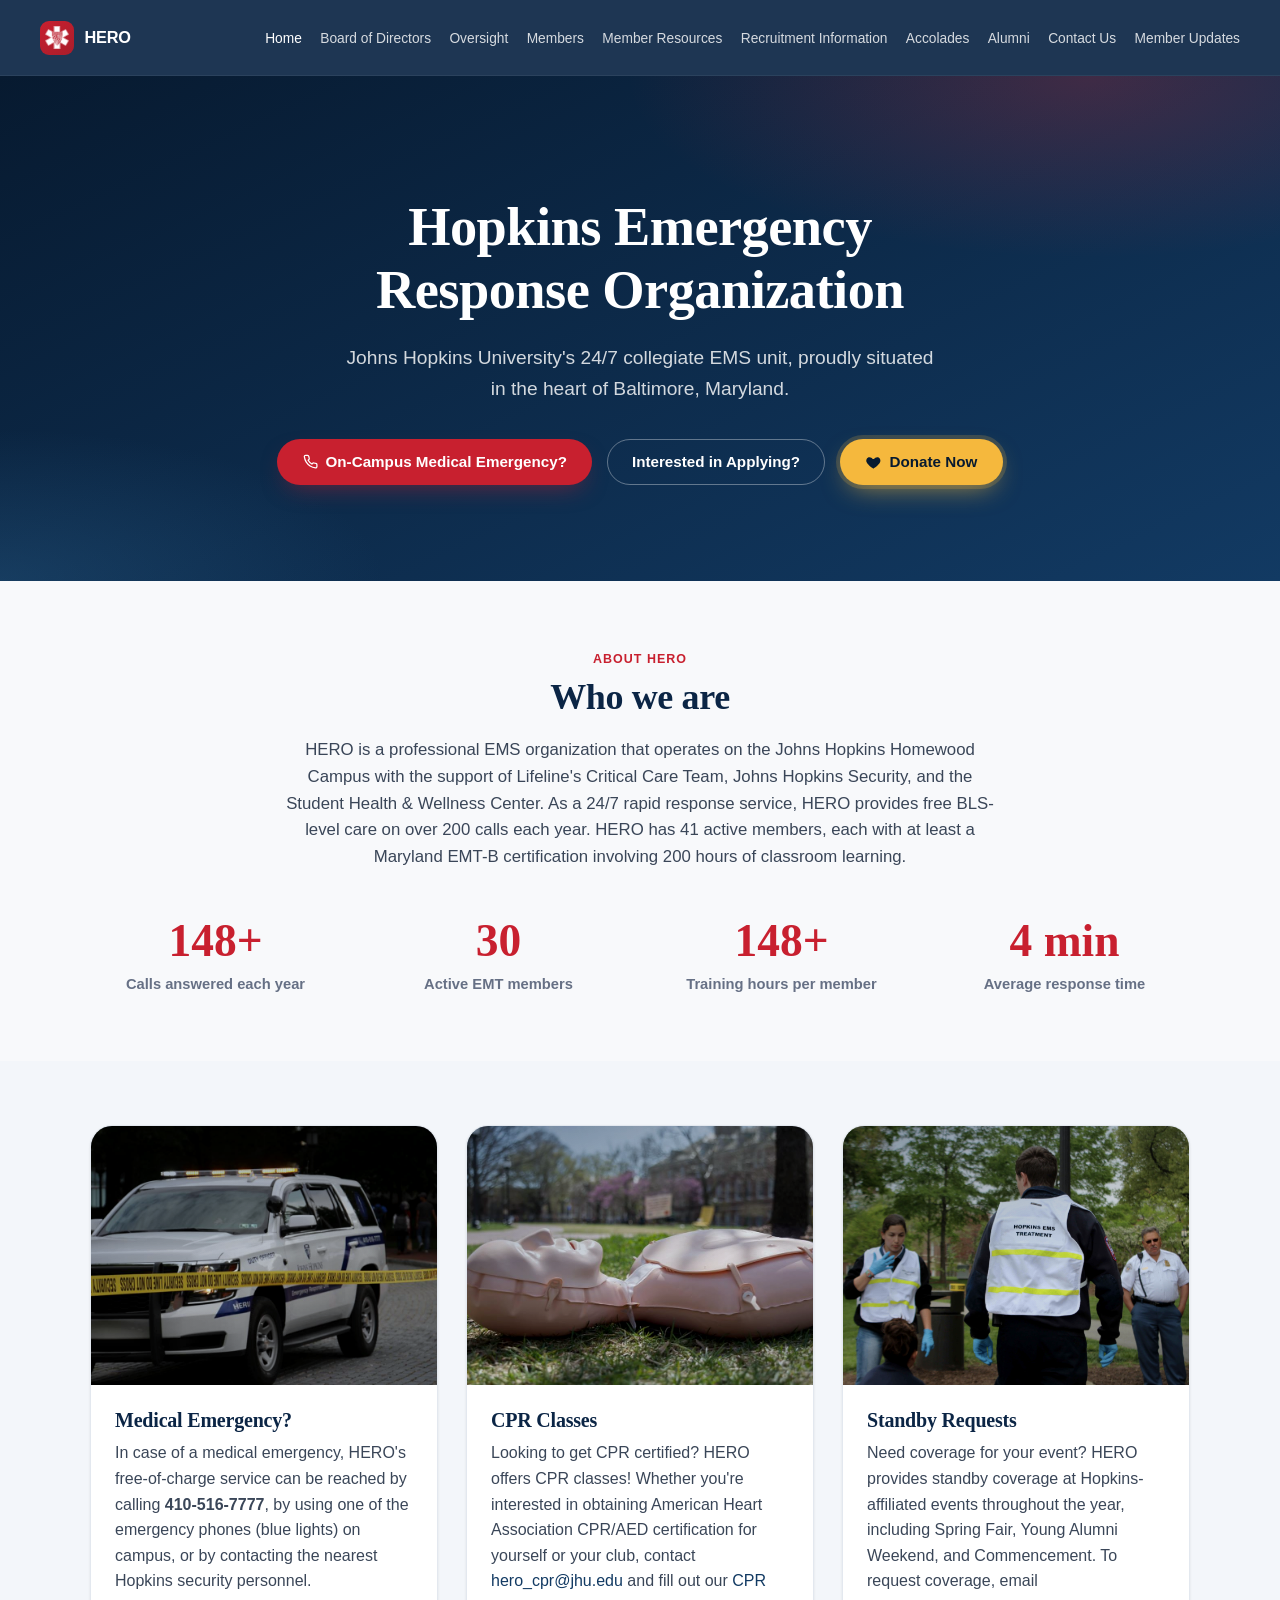
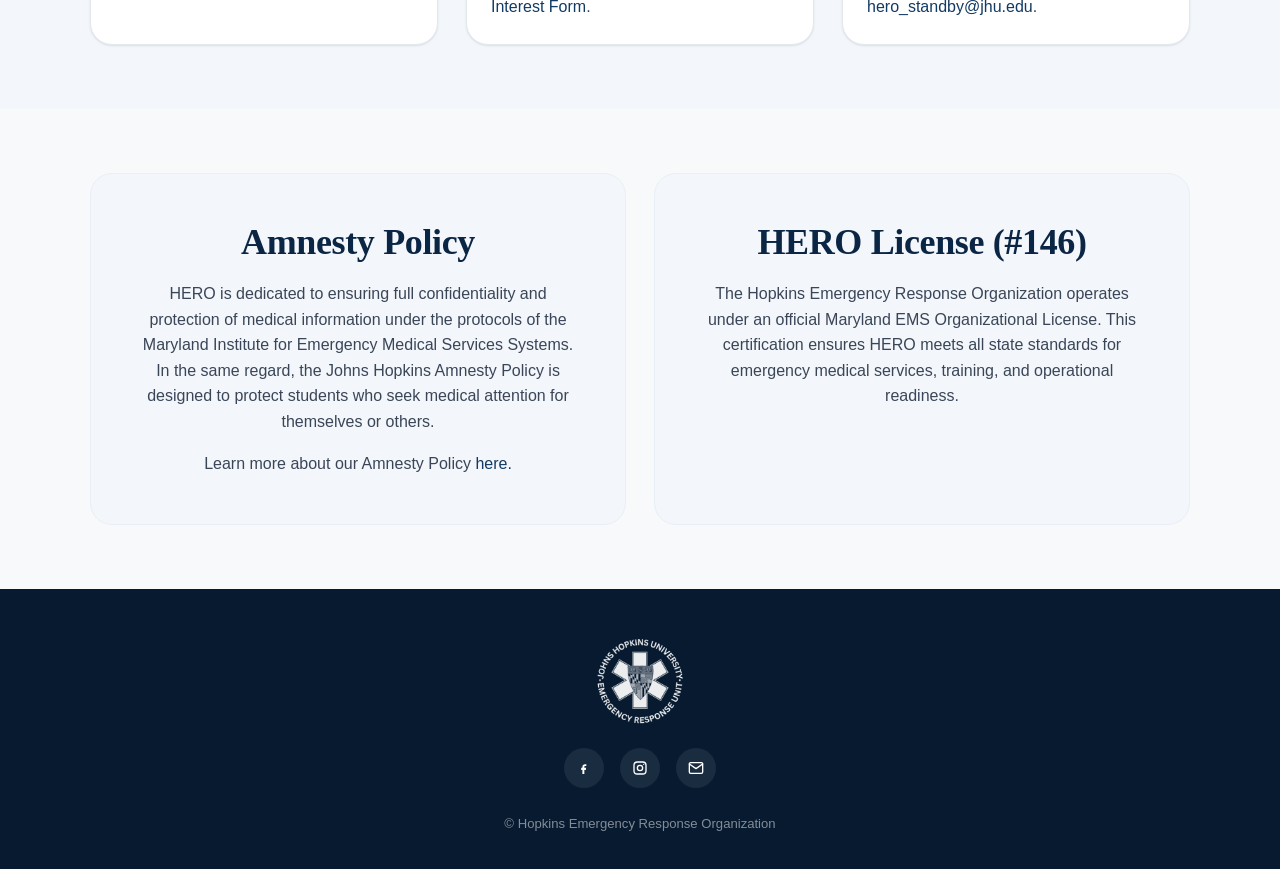
<file: index.html>
<!DOCTYPE html>
<html lang="en">
<head>
  <meta charset="utf-8" />
  <title>Hopkins Emergency Response Organization</title>
  <meta name="viewport" content="width=device-width, initial-scale=1" />
  <meta name="description" content="HERO is Johns Hopkins University's 24/7 collegiate EMS unit, proudly situated in the heart of Baltimore, Maryland." />
    <link rel="icon" type="image/png" sizes="32x32" href="images/favicon-32.png" />
  <link rel="icon" href="favicon.ico" sizes="any" />
  <link rel="apple-touch-icon" href="images/apple-touch-icon.png" />
  <link rel="stylesheet" href="assets/css/site.css" />
</head>
<body>

  <!-- Header -->
  <header class="site-header">
    <div class="container">
      <a href="index.html" class="brand">
        <span class="mark"><img src="images/HERO-mark-white.png" alt="" width="26" height="26" /></span>
        <span class="brand-full">Hopkins Emergency Response Organization</span><span class="brand-short">HERO</span>
      </a>
      <button class="nav-toggle" type="button" aria-label="Toggle menu" aria-expanded="false">
        <svg viewBox="0 0 24 24" fill="none" stroke="currentColor" stroke-width="2" stroke-linecap="round"><line x1="3" y1="6" x2="21" y2="6"/><line x1="3" y1="12" x2="21" y2="12"/><line x1="3" y1="18" x2="21" y2="18"/></svg>
      </button>
      <nav class="site-nav">
        <ul>
          <li><a href="index.html" class="is-active">Home</a></li>
          <li><a href="board.html">Board of Directors</a></li>
          <li><a href="oversight.html">Oversight</a></li>
          <li><a href="members.html">Members</a></li>
          <li><a href="resources.html">Member Resources</a></li>
          <li><a href="recruitment.html">Recruitment Information</a></li>
          <li><a href="accolades.html">Accolades</a></li>
          <li><a href="alumni.html">Alumni</a></li>
          <li><a href="contact.html">Contact Us</a></li>
          <li><a href="updates.html">Member Updates</a></li>
        </ul>
      </nav>
    </div>
  </header>

  <!-- Hero / Banner -->
  <section class="hero">
    <div class="container">
      <h1 class="hero-title"><span class="title-line">Hopkins Emergency</span> <span class="title-line">Response Organization</span></h1>
      <p class="lede">
        Johns Hopkins University's 24/7 collegiate EMS unit, proudly situated in the heart of Baltimore, Maryland.
      </p>
      <div class="btn-group">
        <a href="tel:14105167777" class="btn btn-emergency">
          <svg viewBox="0 0 24 24" fill="none" stroke="currentColor" stroke-width="2" stroke-linecap="round" stroke-linejoin="round" style="width:1em;height:1em;vertical-align:-0.125em;display:inline-block;"><path d="M22 16.92v3a2 2 0 0 1-2.18 2 19.79 19.79 0 0 1-8.63-3.07 19.5 19.5 0 0 1-6-6 19.79 19.79 0 0 1-3.07-8.67A2 2 0 0 1 4.11 2h3a2 2 0 0 1 2 1.72c.127.96.361 1.903.7 2.81a2 2 0 0 1-.45 2.11L8.09 9.91a16 16 0 0 0 6 6l1.27-1.27a2 2 0 0 1 2.11-.45c.907.339 1.85.573 2.81.7A2 2 0 0 1 22 16.92z"/></svg> On-Campus Medical Emergency?
        </a>
        <a href="recruitment.html" class="btn btn-outline-light">Interested in Applying?</a>
        <a href="https://www.givecampus.com/s/c7uphe" class="btn btn-donate"><svg viewBox="0 0 24 24" fill="currentColor" aria-hidden="true" style="width:1.1em;height:1.1em;flex:none;"><path d="M12 21s-7.5-4.6-9.6-9.2C.9 8.4 2.7 4.5 6.4 4.5c2 0 3.6 1.1 4.6 2.7h2c1-1.6 2.6-2.7 4.6-2.7 3.7 0 5.5 3.9 4 7.3C19.5 16.4 12 21 12 21z"/></svg> Donate Now</a>
      </div>
    </div>
  </section>

  <!-- About HERO -->
  <section class="section">
    <div class="container">
      <div class="section-head center">
        <span class="eyebrow">About HERO</span>
        <h2>Who we are</h2>
        <p>
          HERO is a professional EMS organization that operates on the Johns Hopkins Homewood Campus with the support
          of Lifeline's Critical Care Team, Johns Hopkins Security, and the Student Health &amp; Wellness Center.
          As a 24/7 rapid response service, HERO provides free BLS-level care on over 200 calls each year.
          HERO has 41 active members, each with at least a Maryland EMT-B certification involving
          200 hours of classroom learning.
        </p>
      </div>
      <div class="stats-grid">
        <div class="stat">
          <span class="stat-number" data-count-to="200" data-suffix="+">0</span>
          <p class="stat-label">Calls answered each year</p>
        </div>
        <div class="stat">
          <span class="stat-number" data-count-to="41">0</span>
          <p class="stat-label">Active EMT members</p>
        </div>
        <div class="stat">
          <span class="stat-number" data-count-to="200" data-suffix="+">0</span>
          <p class="stat-label">Training hours per member</p>
        </div>
        <div class="stat">
          <span class="stat-number" data-count-to="5" data-suffix=" min">0</span>
          <p class="stat-label">Average response time</p>
        </div>
      </div>
    </div>
  </section>

  <!-- What we do -->
  <section class="section alt">
    <div class="container">
      <div class="card-grid cols-2">

        <article class="card spotlight-card">
          <div class="card-media tint-photo">
            <img loading="lazy" src="images/2018hero2.jpg" alt="HERO team responding to call" />
          </div>
          <div class="card-body">
            <h3>Medical Emergency?</h3>
            <p>
              In case of a medical emergency, HERO's free-of-charge service can be reached by calling
              <strong>410-516-7777</strong>, by using one of the emergency phones (blue lights) on campus,
              or by contacting the nearest Hopkins security personnel.
            </p>
          </div>
        </article>

        <article class="card spotlight-card">
          <div class="card-media tint-photo">
            <img loading="lazy" src="images/2018cpr1.jpg" alt="CPR Training Class" />
          </div>
          <div class="card-body">
            <h3>CPR Classes</h3>
            <p>
              Looking to get CPR certified? HERO offers CPR classes! Whether you're interested in obtaining
              American Heart Association CPR/AED certification for yourself or your club, contact
              <a href="mailto:hero_cpr@jhu.edu">hero_cpr@jhu.edu</a> and fill out our
              <a href="https://forms.office.com/Pages/ResponsePage.aspx?id=OPSkn-axO0eAP4b4rt8N7BMdYwDraCZGoL9bric_xphUN0FCVEJQWkRON1c5OVIwMDMzR1pQWjNBNy4u">CPR
                Interest Form</a>.
            </p>
          </div>
        </article>

        <article class="card spotlight-card">
          <div class="card-media tint-photo">
            <img loading="lazy" src="images/2018standby3.jpg" alt="HERO providing standby coverage" />
          </div>
          <div class="card-body">
            <h3>Standby Requests</h3>
            <p>
              Need coverage for your event? HERO provides standby coverage at Hopkins-affiliated events throughout the year,
              including Spring Fair, Young Alumni Weekend, and Commencement.
              To request coverage, email <a href="mailto:hero_standby@jhu.edu">hero_standby@jhu.edu</a>.
            </p>
          </div>
        </article>

      </div>
    </div>
  </section>

  <!-- Amnesty Policy + License -->
  <section class="section">
    <div class="container">
      <div class="card-grid cols-2">
        <div class="callout">
          <div class="callout-inner">
            <h2>Amnesty Policy</h2>
            <p>
              HERO is dedicated to ensuring full confidentiality and protection of medical information under the
              protocols of the Maryland Institute for Emergency Medical Services Systems.
              In the same regard, the Johns Hopkins Amnesty Policy is designed to protect students who seek medical
              attention for themselves or others.
            </p>
            <p>
              Learn more about our Amnesty Policy
              <a href="https://studentaffairs.jhu.edu/viceprovost/student-conduct-ethics/amnesty-responsible-action/">here.</a>
            </p>
          </div>
        </div>
        <div class="callout">
          <div class="callout-inner">
            <h2>HERO License (#146)</h2>
            <p>
              The Hopkins Emergency Response Organization operates under an official Maryland EMS Organizational License.
              This certification ensures HERO meets all state standards for emergency medical services, training, and
              operational readiness.
            </p>
          </div>
        </div>
      </div>
    </div>
  </section>

  <!-- Footer -->
  <footer class="site-footer">
    <div class="container">
      <img class="footer-seal" src="images/HERO-seal-white.png" alt="Johns Hopkins University Emergency Response Unit seal" width="88" height="88" />
      <ul class="foot-icons">
        <li><a href="https://www.facebook.com/JohnsHopkinsHERO/" aria-label="Facebook"><svg viewBox="0 0 24 24" fill="currentColor" style="width:1em;height:1em;vertical-align:-0.125em;display:inline-block;"><path d="M13.5 9H15.5V6.2h-2C11.2 6.2 9.6 7.8 9.6 10v1.8H7.8V15H9.6v6h2.9v-6h2.2l.4-3.2h-2.6v-1.5c0-.8.3-1.3 1-1.3z"/></svg></a></li>
        <li><a href="https://www.instagram.com/jhu_hero/" aria-label="Instagram"><svg viewBox="0 0 24 24" fill="none" stroke="currentColor" stroke-width="2" style="width:1em;height:1em;vertical-align:-0.125em;display:inline-block;"><rect x="3" y="3" width="18" height="18" rx="5"/><circle cx="12" cy="12" r="4"/><circle cx="17.5" cy="6.5" r="1" fill="currentColor" stroke="none"/></svg></a></li>
        <li><a href="mailto:hero_captain@jhu.edu" aria-label="Email"><svg viewBox="0 0 24 24" fill="none" stroke="currentColor" stroke-width="2" stroke-linecap="round" stroke-linejoin="round" style="width:1em;height:1em;vertical-align:-0.125em;display:inline-block;"><rect x="2" y="4" width="20" height="16" rx="2"/><path d="m22 6-10 7L2 6"/></svg></a></li>
      </ul>
      <ul class="copyright">
        <li>&copy; Hopkins Emergency Response Organization</li>
      </ul>
    </div>
  </footer>

  <script src="assets/js/site.js"></script>
</body>
</html>
</file>
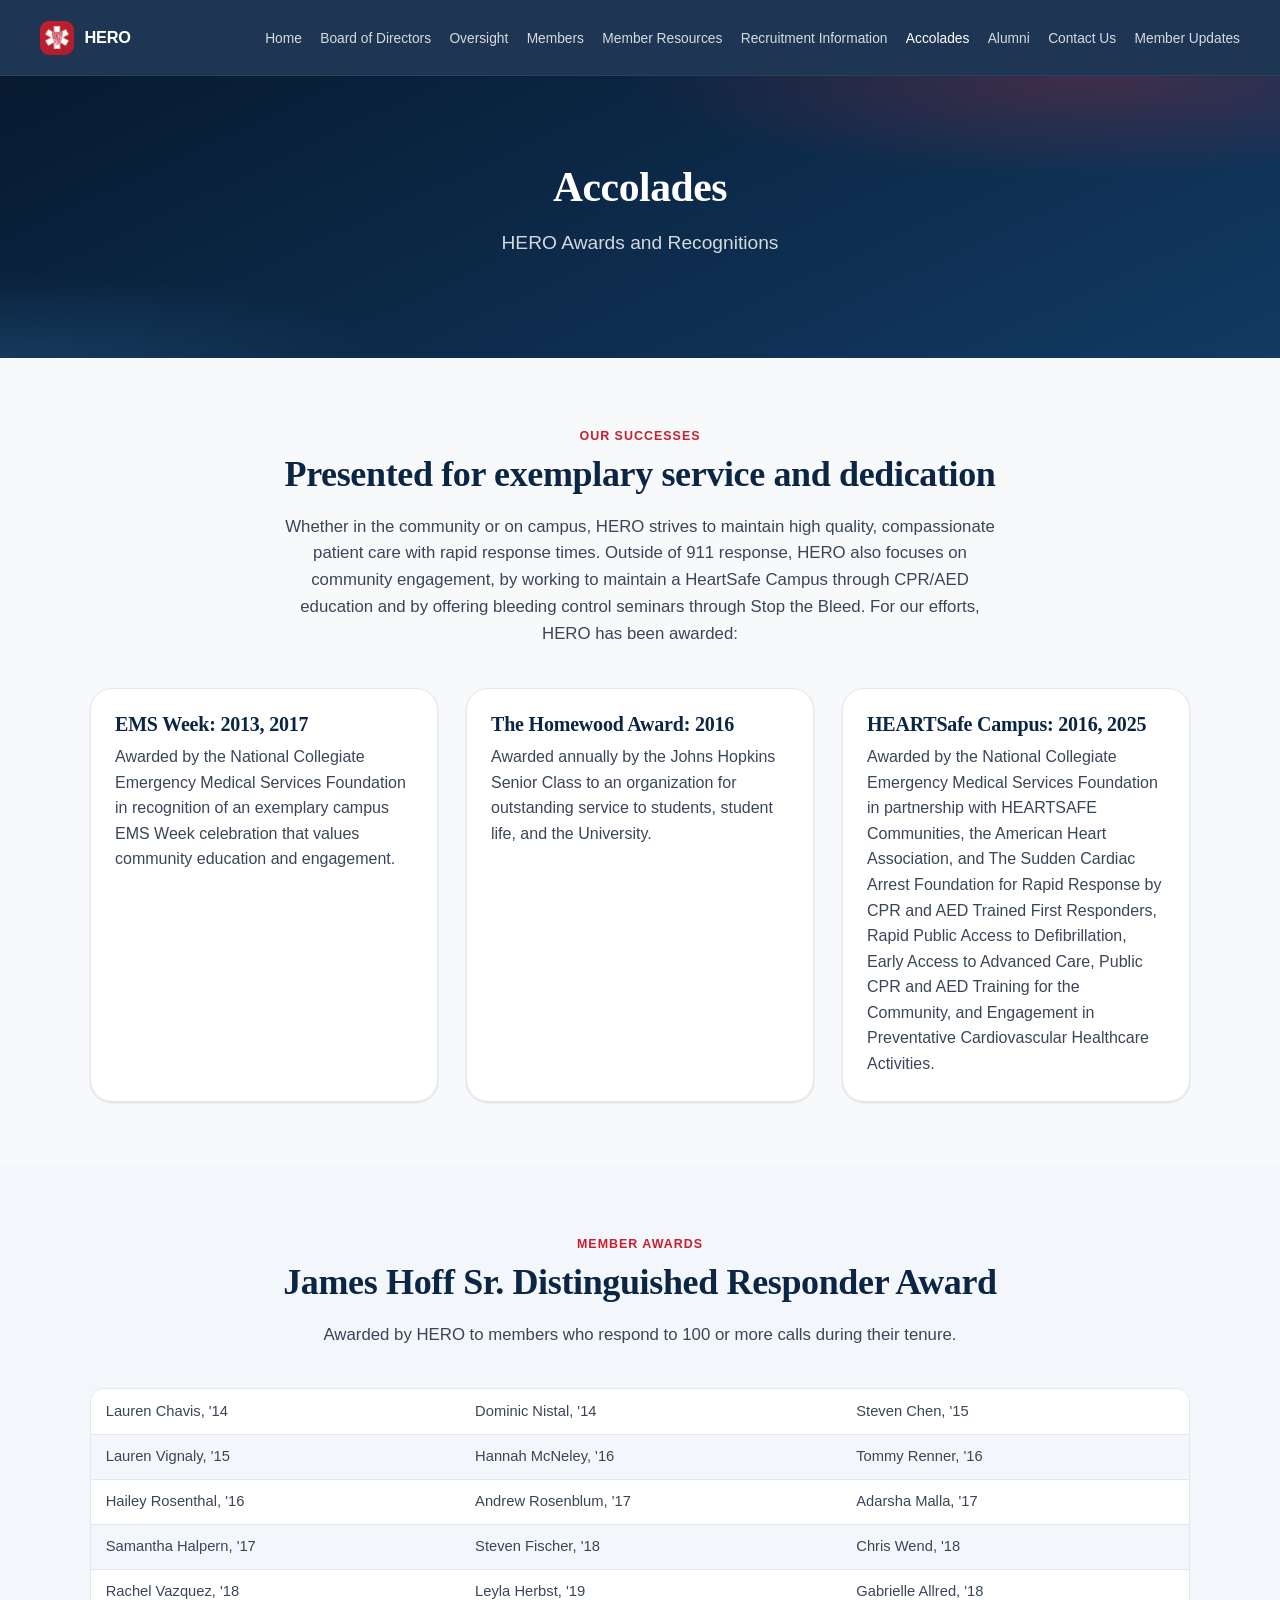
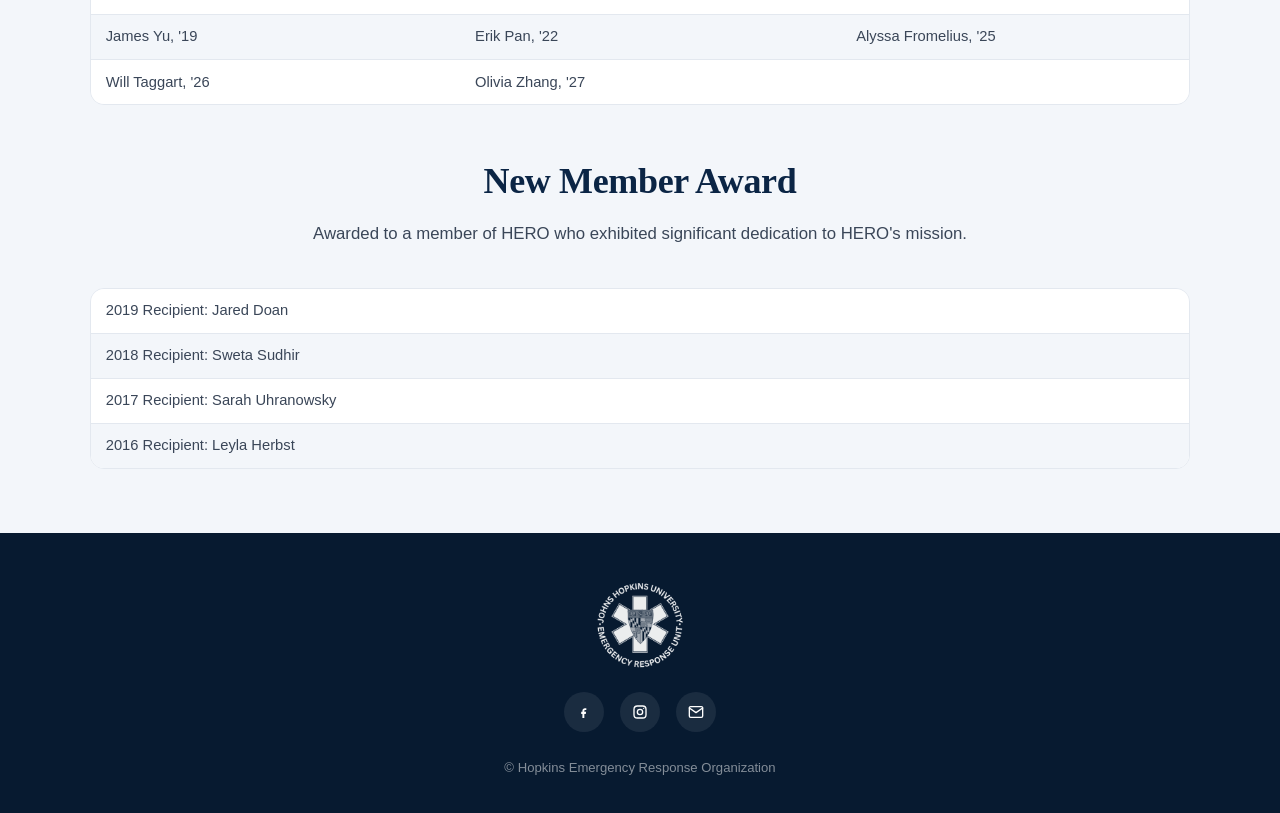
<file: accolades.html>
<!DOCTYPE html>
<html lang="en">
<head>
  <meta charset="utf-8" />
  <title>Accolades — Hopkins Emergency Response Organization</title>
  <meta name="viewport" content="width=device-width, initial-scale=1" />
    <link rel="icon" type="image/png" sizes="32x32" href="images/favicon-32.png" />
  <link rel="icon" href="favicon.ico" sizes="any" />
  <link rel="apple-touch-icon" href="images/apple-touch-icon.png" />
  <link rel="stylesheet" href="assets/css/site.css" />
</head>
<body>

  <!-- Header -->
  <header class="site-header">
    <div class="container">
      <a href="index.html" class="brand">
        <span class="mark"><img src="images/HERO-mark-white.png" alt="" width="26" height="26" /></span>
        <span class="brand-full">Hopkins Emergency Response Organization</span><span class="brand-short">HERO</span>
      </a>
      <button class="nav-toggle" type="button" aria-label="Toggle menu" aria-expanded="false">
        <svg viewBox="0 0 24 24" fill="none" stroke="currentColor" stroke-width="2" stroke-linecap="round"><line x1="3" y1="6" x2="21" y2="6"/><line x1="3" y1="12" x2="21" y2="12"/><line x1="3" y1="18" x2="21" y2="18"/></svg>
      </button>
      <nav class="site-nav">
        <ul>
          <li><a href="index.html">Home</a></li>
          <li><a href="board.html">Board of Directors</a></li>
          <li><a href="oversight.html">Oversight</a></li>
          <li><a href="members.html">Members</a></li>
          <li><a href="resources.html">Member Resources</a></li>
          <li><a href="recruitment.html">Recruitment Information</a></li>
          <li><a href="accolades.html" class="is-active">Accolades</a></li>
          <li><a href="alumni.html">Alumni</a></li>
          <li><a href="contact.html">Contact Us</a></li>
          <li><a href="updates.html">Member Updates</a></li>
        </ul>
      </nav>
    </div>
  </header>

  <!-- Hero -->
  <section class="hero hero-compact">
    <div class="container">
      <h1>Accolades</h1>
      <p class="lede">HERO Awards and Recognitions</p>
    </div>
  </section>

  <!-- Successes -->
  <section class="section">
    <div class="container">
      <div class="section-head center">
        <span class="eyebrow">Our Successes</span>
        <h2>Presented for exemplary service and dedication</h2>
        <p>
          Whether in the community or on campus, HERO strives to maintain high quality, compassionate patient care
          with rapid response times. Outside of 911 response, HERO also focuses on community engagement, by working
          to maintain a HeartSafe Campus through CPR/AED education and by offering bleeding control seminars through
          Stop the Bleed. For our efforts, HERO has been awarded:
        </p>
      </div>

      <div class="card-grid cols-2">
        <div class="card">
          <div class="card-body">
            <h3>EMS Week: 2013, 2017</h3>
            <p>Awarded by the National Collegiate Emergency Medical Services Foundation in recognition of an exemplary campus EMS Week celebration that values community education and engagement.</p>
          </div>
        </div>
        <div class="card">
          <div class="card-body">
            <h3>The Homewood Award: 2016</h3>
            <p>Awarded annually by the Johns Hopkins Senior Class to an organization for outstanding service to students, student life, and the University.</p>
          </div>
        </div>
        <div class="card">
          <div class="card-body">
            <h3>HEARTSafe Campus: 2016, 2025</h3>
            <p>Awarded by the National Collegiate Emergency Medical Services Foundation in partnership with HEARTSAFE Communities, the American Heart Association, and The Sudden Cardiac Arrest Foundation for Rapid Response by CPR and AED Trained First Responders, Rapid Public Access to Defibrillation, Early Access to Advanced Care, Public CPR and AED Training for the Community, and Engagement in Preventative Cardiovascular Healthcare Activities.</p>
          </div>
        </div>
      </div>
    </div>
  </section>

  <!-- Member Awards -->
  <section class="section alt">
    <div class="container">
      <div class="section-head center">
        <span class="eyebrow">Member Awards</span>
        <h2>James Hoff Sr. Distinguished Responder Award</h2>
        <p>Awarded by HERO to members who respond to 100 or more calls during their tenure.</p>
      </div>

      <div class="table-clean-wrapper">
        <table class="table-clean">
          <tbody>
            <tr><td>Lauren Chavis, '14</td><td>Dominic Nistal, '14</td><td>Steven Chen, '15</td></tr>
            <tr><td>Lauren Vignaly, '15</td><td>Hannah McNeley, '16</td><td>Tommy Renner, '16</td></tr>
            <tr><td>Hailey Rosenthal, '16</td><td>Andrew Rosenblum, '17</td><td>Adarsha Malla, '17</td></tr>
            <tr><td>Samantha Halpern, '17</td><td>Steven Fischer, '18</td><td>Chris Wend, '18</td></tr>
            <tr><td>Rachel Vazquez, '18</td><td>Leyla Herbst, '19</td><td>Gabrielle Allred, '18</td></tr>
            <tr><td>James Yu, '19</td><td>Erik Pan, '22</td><td>Alyssa Fromelius, '25</td></tr>
            <tr><td>Will Taggart, '26</td><td>Olivia Zhang, '27</td><td></td></tr>
          </tbody>
        </table>
      </div>

      <div class="section-head center" style="margin-top:3.5rem;">
        <h2>New Member Award</h2>
        <p>Awarded to a member of HERO who exhibited significant dedication to HERO's mission.</p>
      </div>

      <div class="table-clean-wrapper">
        <table class="table-clean">
          <tbody>
            <tr><td>2019 Recipient: Jared Doan</td></tr>
            <tr><td>2018 Recipient: Sweta Sudhir</td></tr>
            <tr><td>2017 Recipient: Sarah Uhranowsky</td></tr>
            <tr><td>2016 Recipient: Leyla Herbst</td></tr>
          </tbody>
        </table>
      </div>
    </div>
  </section>

  <!-- Footer -->
  <footer class="site-footer">
    <div class="container">
      <img class="footer-seal" src="images/HERO-seal-white.png" alt="Johns Hopkins University Emergency Response Unit seal" width="88" height="88" />
      <ul class="foot-icons">
        <li><a href="https://www.facebook.com/JohnsHopkinsHERO/" aria-label="Facebook"><svg viewBox="0 0 24 24" fill="currentColor" style="width:1em;height:1em;vertical-align:-0.125em;display:inline-block;"><path d="M13.5 9H15.5V6.2h-2C11.2 6.2 9.6 7.8 9.6 10v1.8H7.8V15H9.6v6h2.9v-6h2.2l.4-3.2h-2.6v-1.5c0-.8.3-1.3 1-1.3z"/></svg></a></li>
        <li><a href="https://www.instagram.com/jhu_hero/" aria-label="Instagram"><svg viewBox="0 0 24 24" fill="none" stroke="currentColor" stroke-width="2" style="width:1em;height:1em;vertical-align:-0.125em;display:inline-block;"><rect x="3" y="3" width="18" height="18" rx="5"/><circle cx="12" cy="12" r="4"/><circle cx="17.5" cy="6.5" r="1" fill="currentColor" stroke="none"/></svg></a></li>
        <li><a href="mailto:hero_captain@jhu.edu" aria-label="Email"><svg viewBox="0 0 24 24" fill="none" stroke="currentColor" stroke-width="2" stroke-linecap="round" stroke-linejoin="round" style="width:1em;height:1em;vertical-align:-0.125em;display:inline-block;"><rect x="2" y="4" width="20" height="16" rx="2"/><path d="m22 6-10 7L2 6"/></svg></a></li>
      </ul>
      <ul class="copyright">
        <li>&copy; Hopkins Emergency Response Organization</li>
      </ul>
    </div>
  </footer>

  <script src="assets/js/site.js"></script>
</body>
</html>
</file>
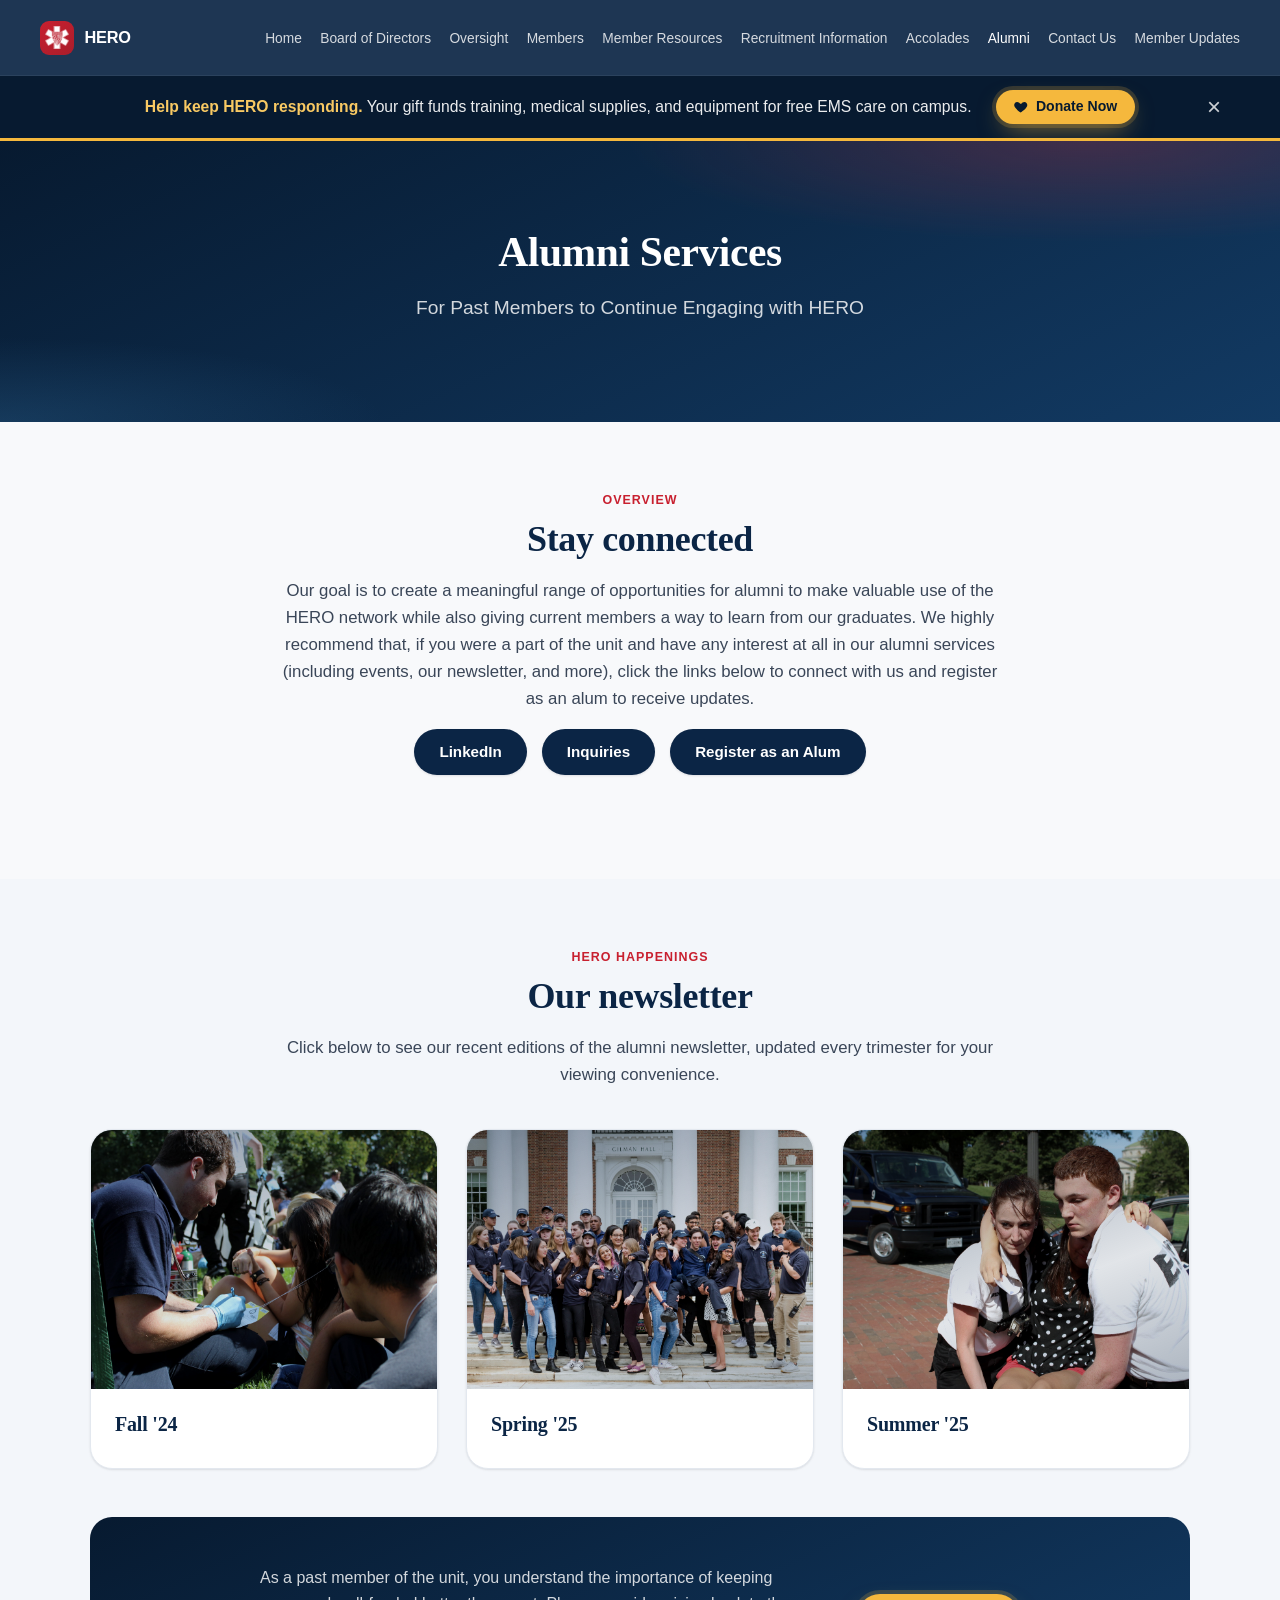
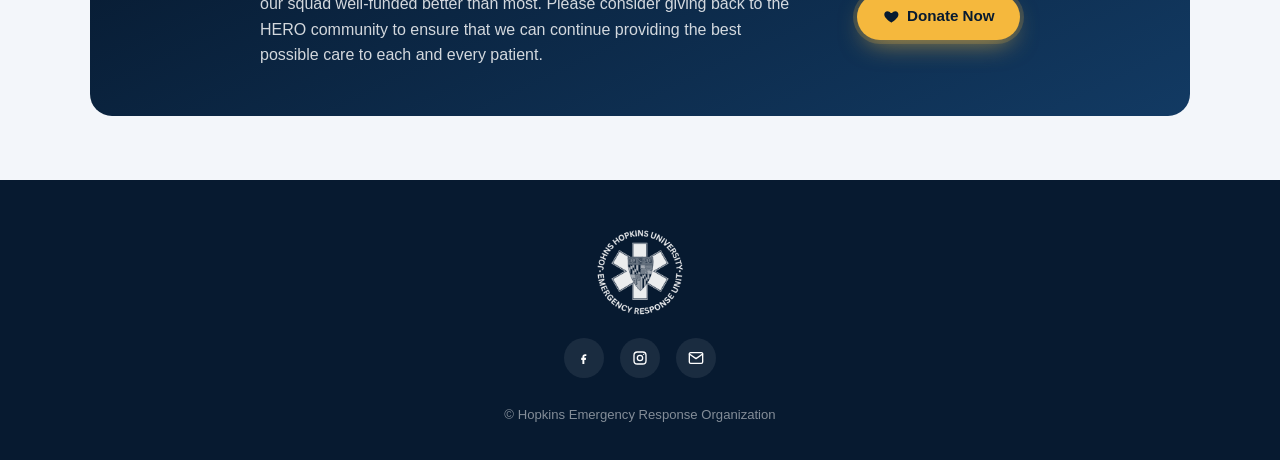
<file: alumni.html>
<!DOCTYPE html>
<html lang="en">
<head>
  <meta charset="utf-8" />
  <title>Alumni — Hopkins Emergency Response Organization</title>
  <meta name="viewport" content="width=device-width, initial-scale=1" />
    <link rel="icon" type="image/png" sizes="32x32" href="images/favicon-32.png" />
  <link rel="icon" href="favicon.ico" sizes="any" />
  <link rel="apple-touch-icon" href="images/apple-touch-icon.png" />
  <link rel="stylesheet" href="assets/css/site.css" />
</head>
<body>

  <!-- Header -->
  <header class="site-header">
    <div class="container">
      <a href="index.html" class="brand">
        <span class="mark"><img src="images/HERO-mark-white.png" alt="" width="26" height="26" /></span>
        <span class="brand-full">Hopkins Emergency Response Organization</span><span class="brand-short">HERO</span>
      </a>
      <button class="nav-toggle" type="button" aria-label="Toggle menu" aria-expanded="false">
        <svg viewBox="0 0 24 24" fill="none" stroke="currentColor" stroke-width="2" stroke-linecap="round"><line x1="3" y1="6" x2="21" y2="6"/><line x1="3" y1="12" x2="21" y2="12"/><line x1="3" y1="18" x2="21" y2="18"/></svg>
      </button>
      <nav class="site-nav">
        <ul>
          <li><a href="index.html">Home</a></li>
          <li><a href="board.html">Board of Directors</a></li>
          <li><a href="oversight.html">Oversight</a></li>
          <li><a href="members.html">Members</a></li>
          <li><a href="resources.html">Member Resources</a></li>
          <li><a href="recruitment.html">Recruitment Information</a></li>
          <li><a href="accolades.html">Accolades</a></li>
          <li><a href="alumni.html" class="is-active">Alumni</a></li>
          <li><a href="contact.html">Contact Us</a></li>
          <li><a href="updates.html">Member Updates</a></li>
        </ul>
      </nav>
    </div>
  </header>

  <!-- Donate banner (dismissible) -->
  <div class="promo-banner" data-promo-banner="donate" role="region" aria-label="Support HERO">
    <div class="container promo-inner">
      <p><strong>Help keep HERO responding.</strong> Your gift funds training, medical supplies, and equipment for free EMS care on campus.</p>
      <a href="https://www.givecampus.com/s/c7uphe" class="btn btn-donate"><svg viewBox="0 0 24 24" fill="currentColor" aria-hidden="true" style="width:1.1em;height:1.1em;flex:none;"><path d="M12 21s-7.5-4.6-9.6-9.2C.9 8.4 2.7 4.5 6.4 4.5c2 0 3.6 1.1 4.6 2.7h2c1-1.6 2.6-2.7 4.6-2.7 3.7 0 5.5 3.9 4 7.3C19.5 16.4 12 21 12 21z"/></svg> Donate Now</a>
      <button type="button" class="promo-close" aria-label="Dismiss this banner">&times;</button>
    </div>
  </div>

  <!-- Hero -->
  <section class="hero hero-compact">
    <div class="container">
      <h1>Alumni Services</h1>
      <p class="lede">For Past Members to Continue Engaging with HERO</p>
    </div>
  </section>

  <!-- Overview -->
  <section class="section">
    <div class="container">
      <div class="section-head center">
        <span class="eyebrow">Overview</span>
        <h2>Stay connected</h2>
        <p>
          Our goal is to create a meaningful range of opportunities for alumni to make valuable use of the HERO
          network while also giving current members a way to learn from our graduates. We highly recommend that,
          if you were a part of the unit and have any interest at all in our alumni services (including events,
          our newsletter, and more), click the links below to connect with us and register as an alum to receive
          updates.
        </p>
        <div class="btn-group center">
          <a href="https://www.linkedin.com/company/johns-hopkins-hero/" class="btn btn-primary" target="_blank" rel="noopener">LinkedIn</a>
          <a href="mailto:hero_secretary@jhu.edu" class="btn btn-primary" target="_blank">Inquiries</a>
          <a href="https://docs.google.com/forms/d/e/1FAIpQLSeO3XWEFrzoIw_IHnpdApiPGKjQZoECg3u7XqwgRQEiw2G8tg/viewform?usp=sf_link" class="btn btn-primary" target="_blank" rel="noopener">Register as an Alum</a>
        </div>
      </div>
    </div>
  </section>

  <!-- HERO Happenings -->
  <section class="section alt">
    <div class="container">
      <div class="section-head center">
        <span class="eyebrow">HERO Happenings</span>
        <h2>Our newsletter</h2>
        <p>Click below to see our recent editions of the alumni newsletter, updated every trimester for your viewing convenience.</p>
      </div>

      <div class="card-grid cols-2" style="margin-bottom:3rem;">
        <a class="card" href="https://lingering-pond-714.linkyhost.com" target="_blank" rel="noopener" style="color:inherit;">
          <div class="card-media tint-photo"><img loading="lazy" src="images/alumni-triage-tagging.JPG" alt="HERO alumni newsletter, Fall '24"></div>
          <div class="card-body"><h3>Fall '24</h3></div>
        </a>
        <a class="card" href="https://twilight-dew-909.linkyhost.com" target="_blank" rel="noopener" style="color:inherit;">
          <div class="card-media tint-photo"><img loading="lazy" src="images/alumni-group-photo.jpg" alt="HERO alumni newsletter, Spring '25"></div>
          <div class="card-body"><h3>Spring '25</h3></div>
        </a>
        <a class="card" href="https://dawn-sea-902.linkyhost.com" target="_blank" rel="noopener" style="color:inherit;">
          <div class="card-media tint-photo"><img loading="lazy" src="images/alumni-carrying-fallen-woman.JPG" alt="HERO alumni newsletter, Summer '25"></div>
          <div class="card-body"><h3>Summer '25</h3></div>
        </a>
      </div>

      <div class="callout callout-navy">
        <div class="callout-inner" style="display:flex;flex-wrap:wrap;align-items:center;justify-content:space-between;gap:1.5rem;text-align:left;">
          <p style="max-width:60ch;margin:0;">
            As a past member of the unit, you understand the importance of keeping our squad well-funded better than most. Please consider giving back to the HERO community to ensure that we can continue providing the best possible care to each and every patient.
          </p>
          <a href="https://www.givecampus.com/s/c7uphe" class="btn btn-donate"><svg viewBox="0 0 24 24" fill="currentColor" aria-hidden="true" style="width:1.1em;height:1.1em;flex:none;"><path d="M12 21s-7.5-4.6-9.6-9.2C.9 8.4 2.7 4.5 6.4 4.5c2 0 3.6 1.1 4.6 2.7h2c1-1.6 2.6-2.7 4.6-2.7 3.7 0 5.5 3.9 4 7.3C19.5 16.4 12 21 12 21z"/></svg> Donate Now</a>
        </div>
      </div>
    </div>
  </section>

  <!-- Footer -->
  <footer class="site-footer">
    <div class="container">
      <img class="footer-seal" src="images/HERO-seal-white.png" alt="Johns Hopkins University Emergency Response Unit seal" width="88" height="88" />
      <ul class="foot-icons">
        <li><a href="https://www.facebook.com/JohnsHopkinsHERO/" aria-label="Facebook"><svg viewBox="0 0 24 24" fill="currentColor" style="width:1em;height:1em;vertical-align:-0.125em;display:inline-block;"><path d="M13.5 9H15.5V6.2h-2C11.2 6.2 9.6 7.8 9.6 10v1.8H7.8V15H9.6v6h2.9v-6h2.2l.4-3.2h-2.6v-1.5c0-.8.3-1.3 1-1.3z"/></svg></a></li>
        <li><a href="https://www.instagram.com/jhu_hero/" aria-label="Instagram"><svg viewBox="0 0 24 24" fill="none" stroke="currentColor" stroke-width="2" style="width:1em;height:1em;vertical-align:-0.125em;display:inline-block;"><rect x="3" y="3" width="18" height="18" rx="5"/><circle cx="12" cy="12" r="4"/><circle cx="17.5" cy="6.5" r="1" fill="currentColor" stroke="none"/></svg></a></li>
        <li><a href="mailto:hero_captain@jhu.edu" aria-label="Email"><svg viewBox="0 0 24 24" fill="none" stroke="currentColor" stroke-width="2" stroke-linecap="round" stroke-linejoin="round" style="width:1em;height:1em;vertical-align:-0.125em;display:inline-block;"><rect x="2" y="4" width="20" height="16" rx="2"/><path d="m22 6-10 7L2 6"/></svg></a></li>
      </ul>
      <ul class="copyright">
        <li>&copy; Hopkins Emergency Response Organization</li>
      </ul>
    </div>
  </footer>

  <script src="assets/js/site.js"></script>
</body>
</html>
</file>
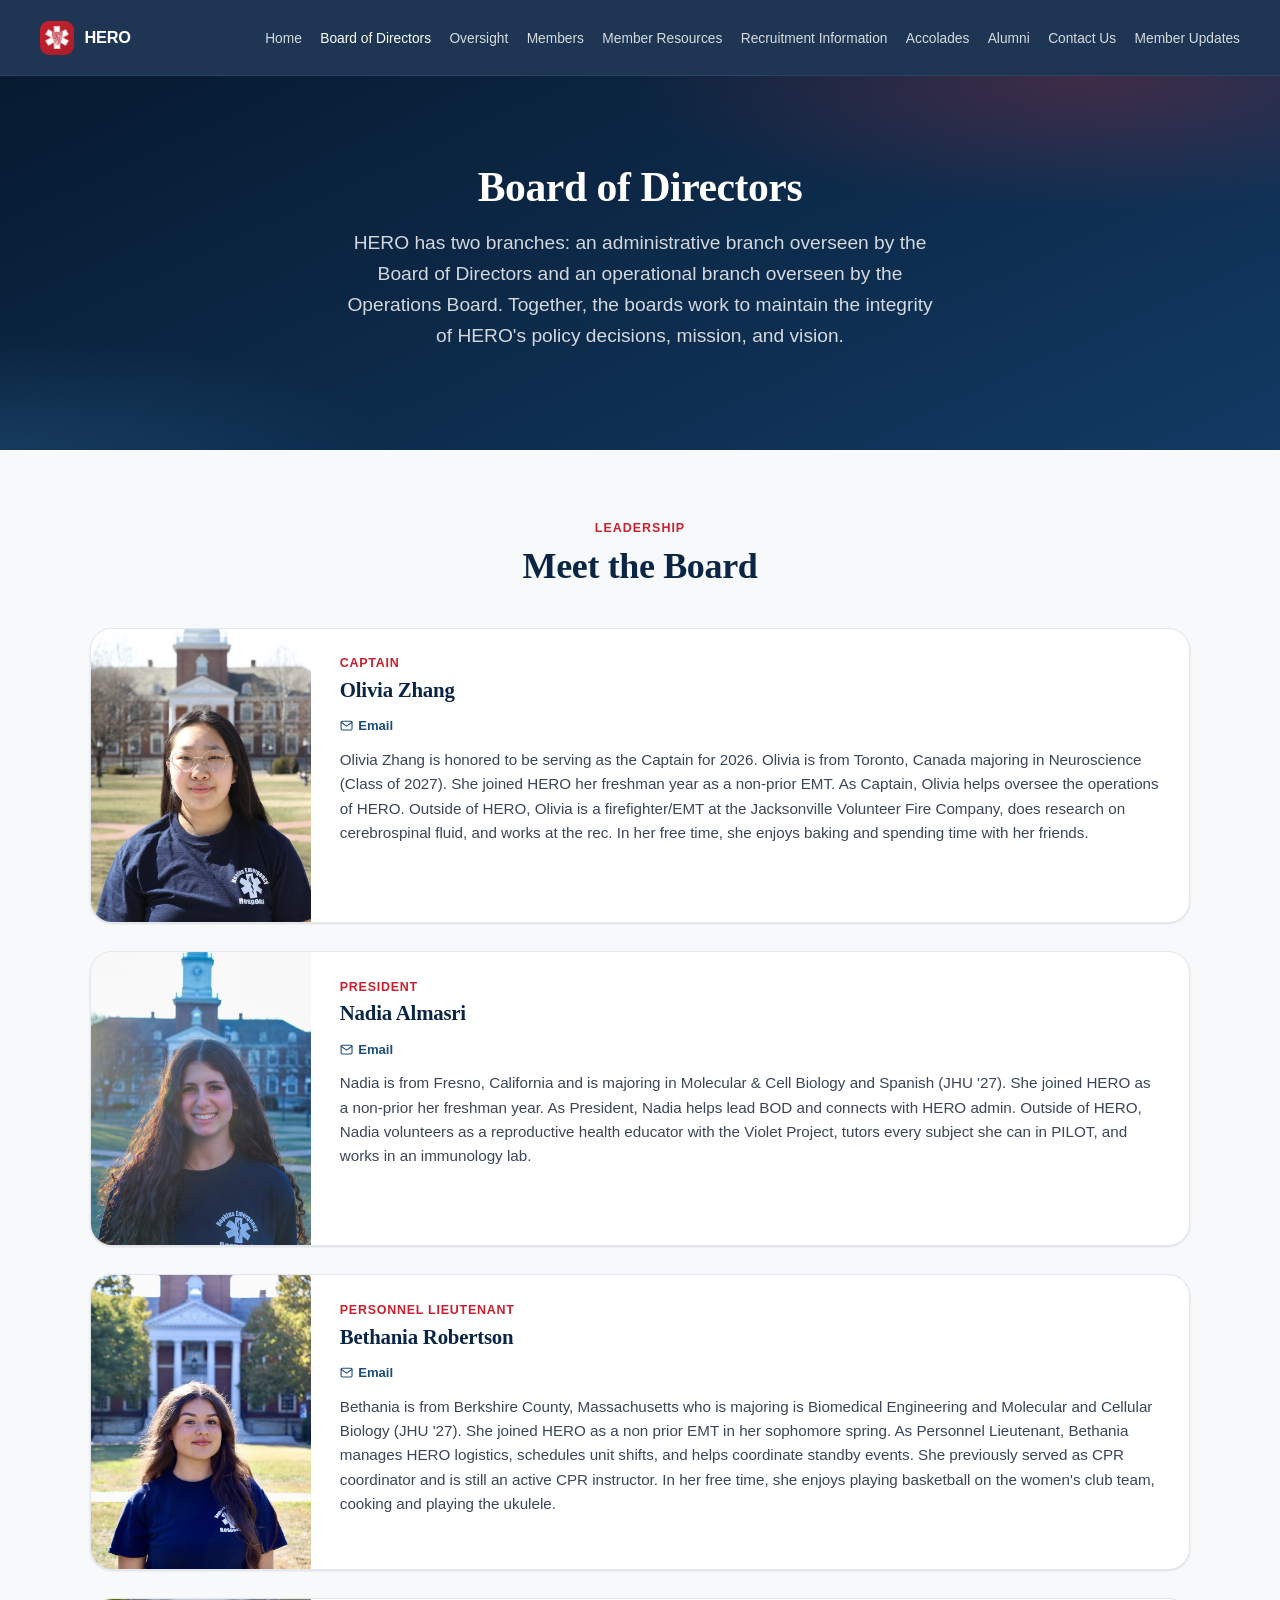
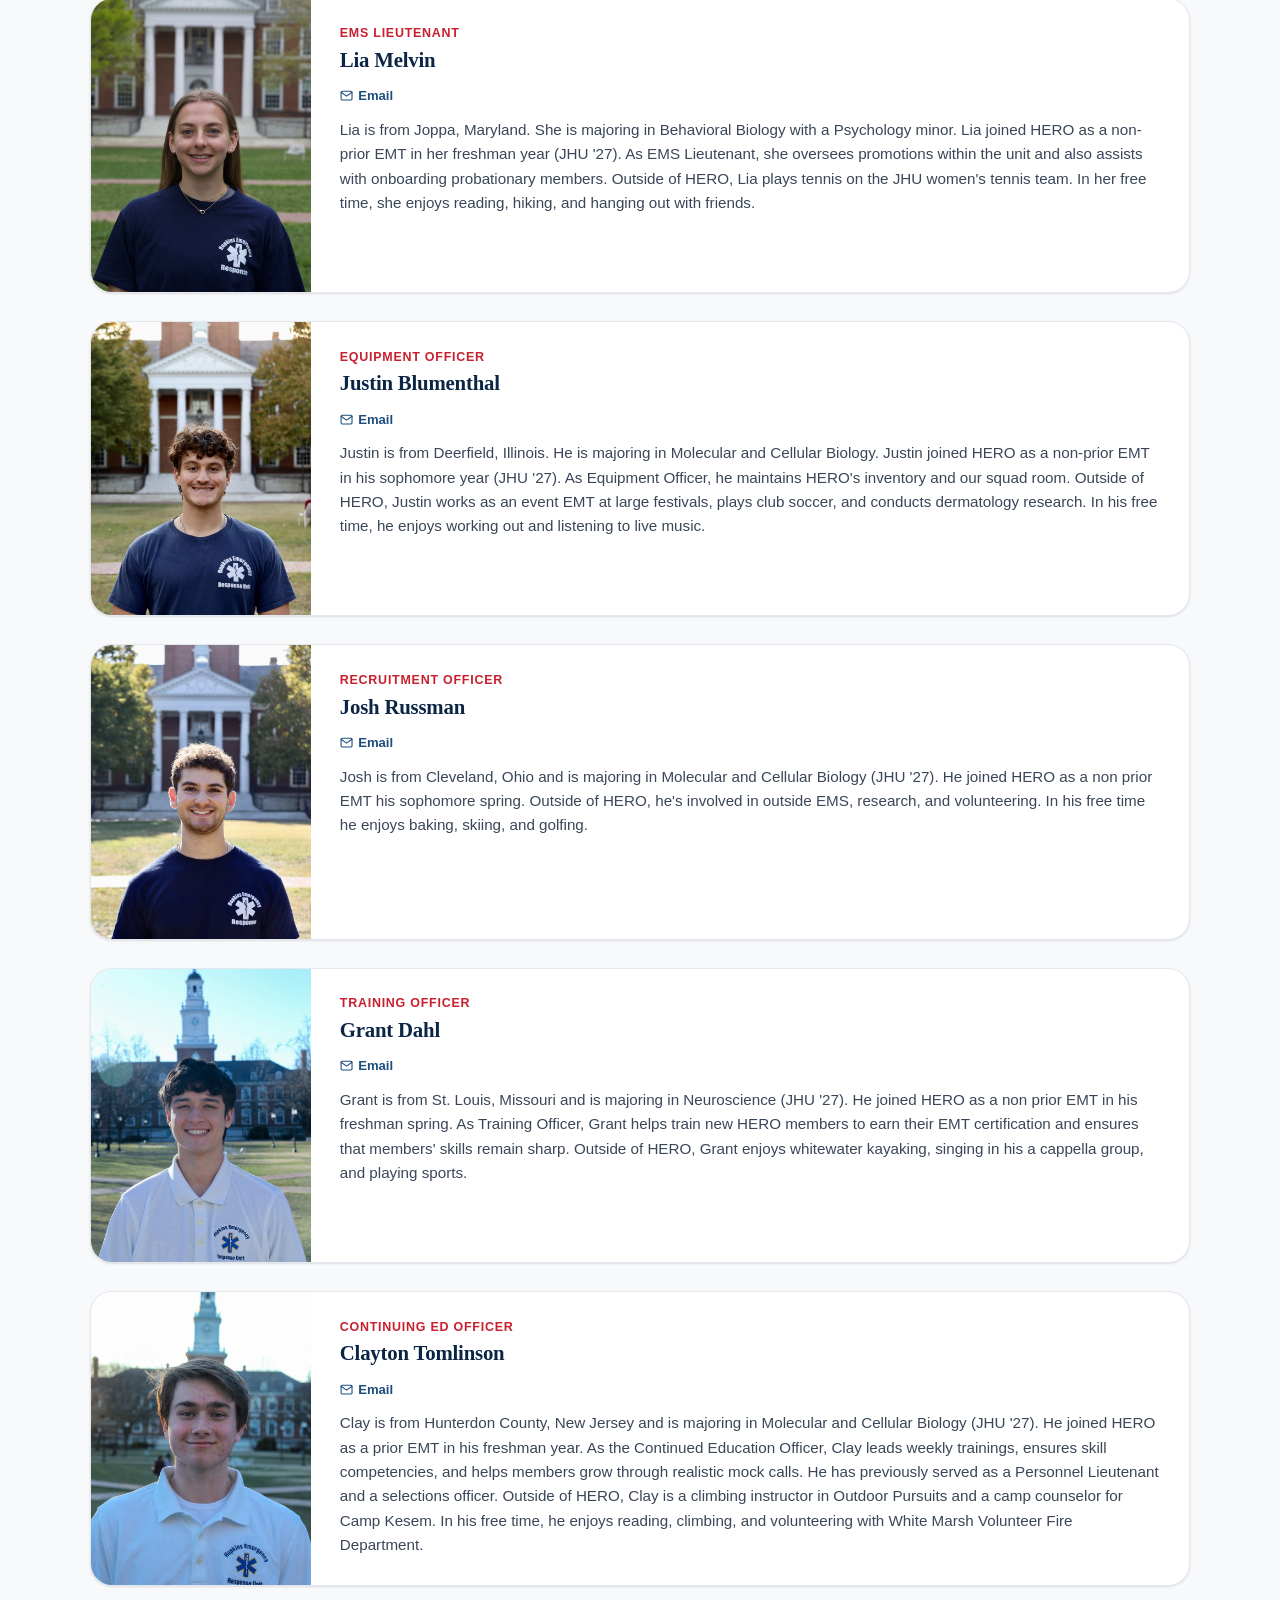
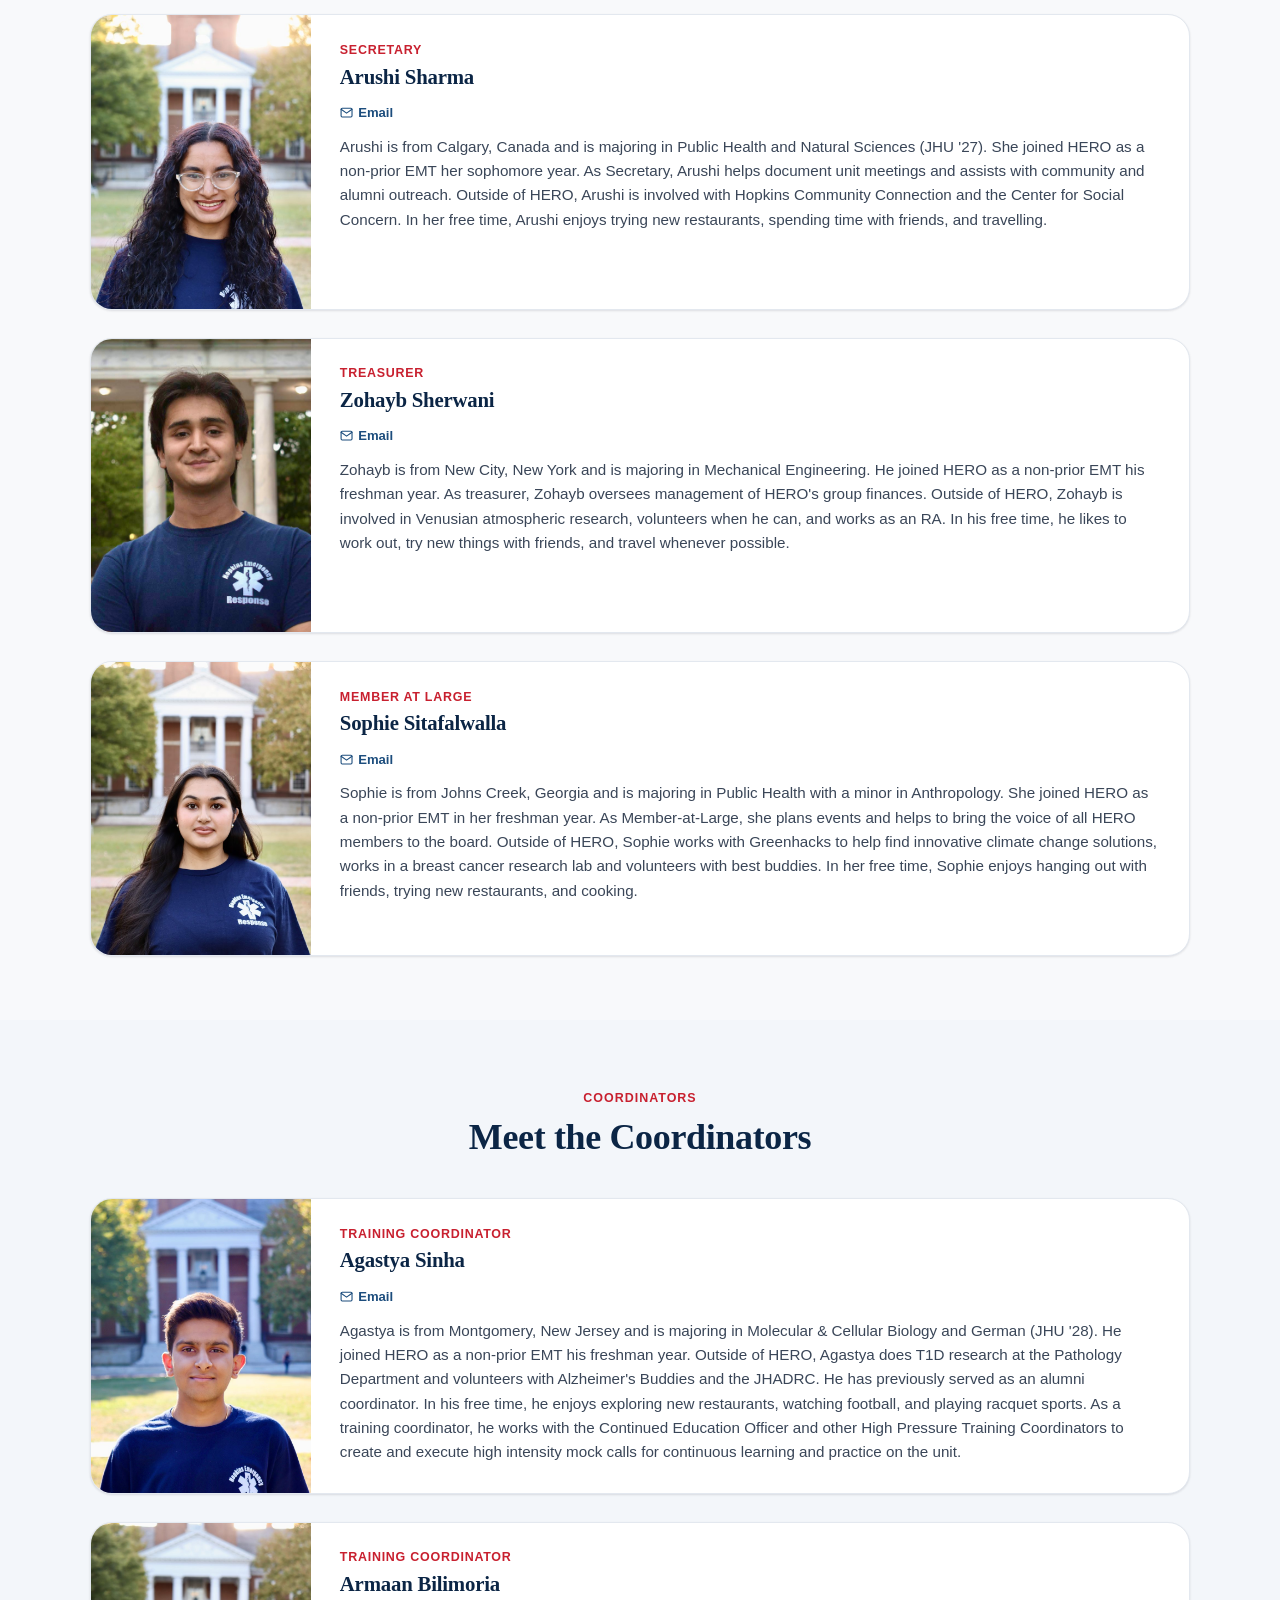
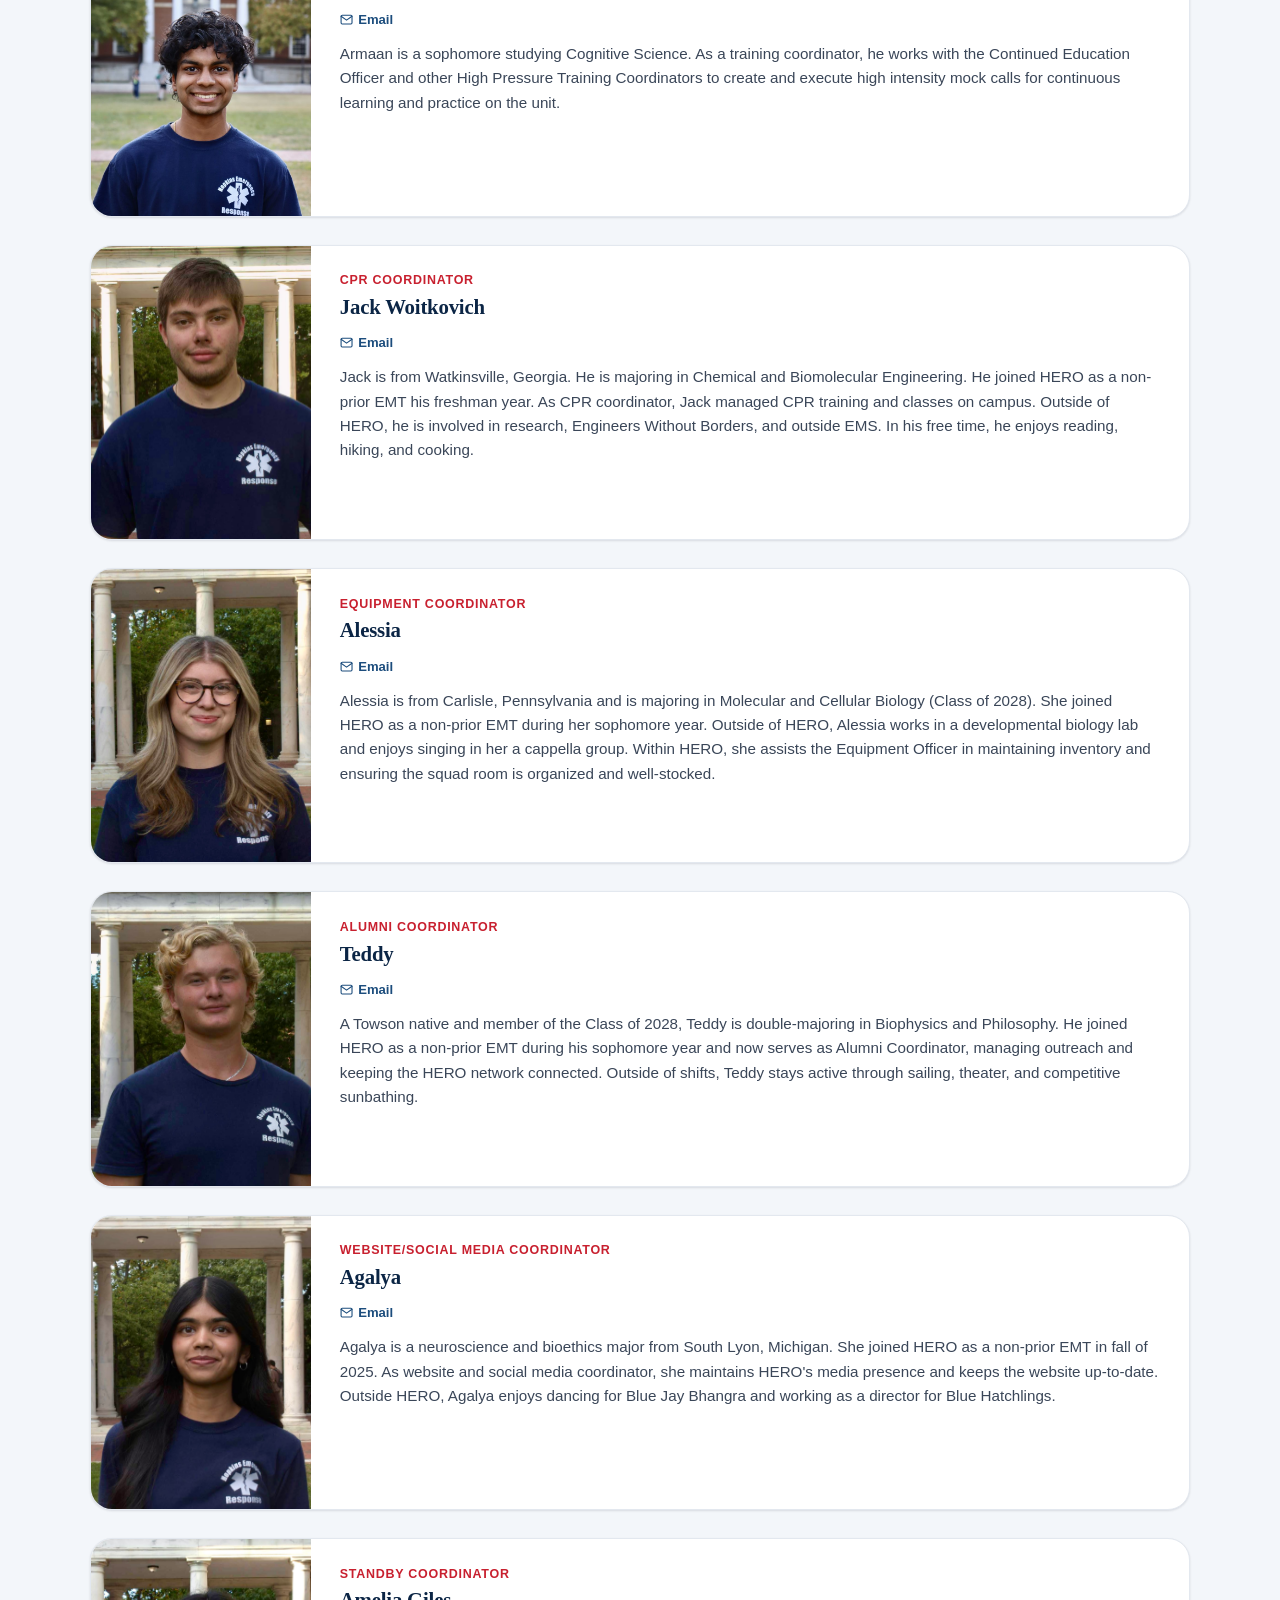
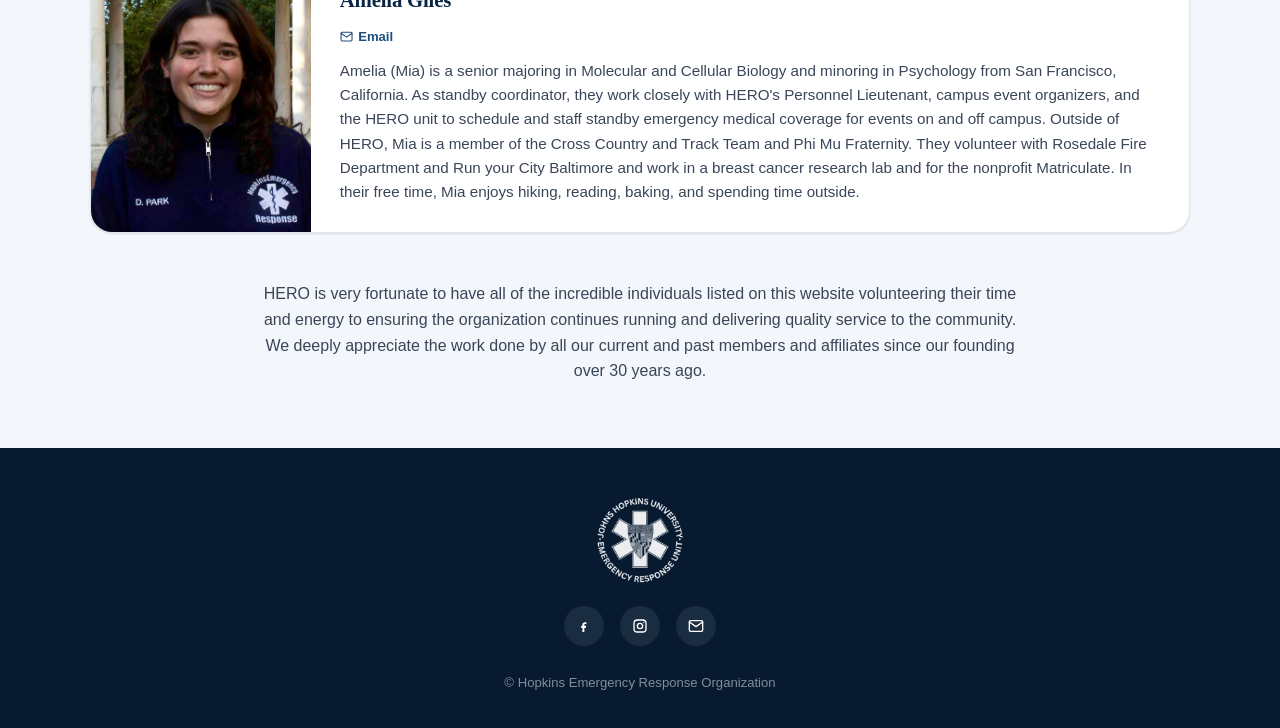
<file: board.html>
<!DOCTYPE html>
<html lang="en">
<head>
  <meta charset="utf-8" />
  <title>Board of Directors — Hopkins Emergency Response Organization</title>
  <meta name="viewport" content="width=device-width, initial-scale=1" />
    <link rel="icon" type="image/png" sizes="32x32" href="images/favicon-32.png" />
  <link rel="icon" href="favicon.ico" sizes="any" />
  <link rel="apple-touch-icon" href="images/apple-touch-icon.png" />
  <link rel="stylesheet" href="assets/css/site.css" />
</head>
<body>

  <!-- Header -->
  <header class="site-header">
    <div class="container">
      <a href="index.html" class="brand">
        <span class="mark"><img src="images/HERO-mark-white.png" alt="" width="26" height="26" /></span>
        <span class="brand-full">Hopkins Emergency Response Organization</span><span class="brand-short">HERO</span>
      </a>
      <button class="nav-toggle" type="button" aria-label="Toggle menu" aria-expanded="false">
        <svg viewBox="0 0 24 24" fill="none" stroke="currentColor" stroke-width="2" stroke-linecap="round"><line x1="3" y1="6" x2="21" y2="6"/><line x1="3" y1="12" x2="21" y2="12"/><line x1="3" y1="18" x2="21" y2="18"/></svg>
      </button>
      <nav class="site-nav">
        <ul>
          <li><a href="index.html">Home</a></li>
          <li><a href="board.html" class="is-active">Board of Directors</a></li>
          <li><a href="oversight.html">Oversight</a></li>
          <li><a href="members.html">Members</a></li>
          <li><a href="resources.html">Member Resources</a></li>
          <li><a href="recruitment.html">Recruitment Information</a></li>
          <li><a href="accolades.html">Accolades</a></li>
          <li><a href="alumni.html">Alumni</a></li>
          <li><a href="contact.html">Contact Us</a></li>
          <li><a href="updates.html">Member Updates</a></li>
        </ul>
      </nav>
    </div>
  </header>

  <!-- Hero -->
  <section class="hero hero-compact">
    <div class="container">
      <h1>Board of Directors</h1>
      <p class="lede">
        HERO has two branches: an administrative branch overseen by the Board of Directors and an operational branch
        overseen by the Operations Board. Together, the boards work to maintain the integrity of HERO's policy
        decisions, mission, and vision.
      </p>
    </div>
  </section>

  <!-- Board -->
  <section class="section">
    <div class="container">
      <div class="section-head center">
        <span class="eyebrow">Leadership</span>
        <h2>Meet the Board</h2>
      </div>

      <div class="bio-grid">

        <div class="bio-card">
          <div class="bio-photo"><img loading="lazy" decoding="async" src="Members/Olivia2025.jpeg" alt="Olivia Zhang" /></div>
          <div class="bio-body">
            <div class="bio-role">Captain</div>
            <h3 class="bio-name">Olivia Zhang</h3>
            <a href="mailto:hero_captain@jhu.edu" class="bio-email"><svg viewBox="0 0 24 24" fill="none" stroke="currentColor" stroke-width="2" stroke-linecap="round" stroke-linejoin="round" style="width:1em;height:1em;vertical-align:-0.125em;display:inline-block;"><rect x="2" y="4" width="20" height="16" rx="2"/><path d="m22 6-10 7L2 6"/></svg> Email</a>
            <p>Olivia Zhang is honored to be serving as the Captain for 2026. Olivia is from Toronto, Canada majoring in Neuroscience (Class of 2027). She joined HERO her freshman year as a non-prior EMT. As Captain, Olivia helps oversee the operations of HERO. Outside of HERO, Olivia is a firefighter/EMT at the Jacksonville Volunteer Fire Company, does research on cerebrospinal fluid, and works at the rec. In her free time, she enjoys baking and spending time with her friends.</p>
          </div>
        </div>

        <div class="bio-card">
          <div class="bio-photo"><img loading="lazy" decoding="async" src="Members/2024Nadia.jpg" alt="Nadia Almasri" /></div>
          <div class="bio-body">
            <div class="bio-role">President</div>
            <h3 class="bio-name">Nadia Almasri</h3>
            <a href="mailto:hero_personnel@jhu.edu" class="bio-email"><svg viewBox="0 0 24 24" fill="none" stroke="currentColor" stroke-width="2" stroke-linecap="round" stroke-linejoin="round" style="width:1em;height:1em;vertical-align:-0.125em;display:inline-block;"><rect x="2" y="4" width="20" height="16" rx="2"/><path d="m22 6-10 7L2 6"/></svg> Email</a>
            <p>Nadia is from Fresno, California and is majoring in Molecular &amp; Cell Biology and Spanish (JHU '27). She joined HERO as a non-prior her freshman year. As President, Nadia helps lead BOD and connects with HERO admin. Outside of HERO, Nadia volunteers as a reproductive health educator with the Violet Project, tutors every subject she can in PILOT, and works in an immunology lab.</p>
          </div>
        </div>

        <div class="bio-card">
          <div class="bio-photo"><img loading="lazy" decoding="async" src="Members/2025Bethania.JPG" alt="Bethania Robertson" /></div>
          <div class="bio-body">
            <div class="bio-role">Personnel Lieutenant</div>
            <h3 class="bio-name">Bethania Robertson</h3>
            <a href="mailto:hero_captain@jhu.edu" class="bio-email"><svg viewBox="0 0 24 24" fill="none" stroke="currentColor" stroke-width="2" stroke-linecap="round" stroke-linejoin="round" style="width:1em;height:1em;vertical-align:-0.125em;display:inline-block;"><rect x="2" y="4" width="20" height="16" rx="2"/><path d="m22 6-10 7L2 6"/></svg> Email</a>
            <p>Bethania is from Berkshire County, Massachusetts who is majoring is Biomedical Engineering and Molecular and Cellular Biology (JHU '27). She joined HERO as a non prior EMT in her sophomore spring. As Personnel Lieutenant, Bethania manages HERO logistics, schedules unit shifts, and helps coordinate standby events. She previously served as CPR coordinator and is still an active CPR instructor. In her free time, she enjoys playing basketball on the women's club team, cooking and playing the ukulele.</p>
          </div>
        </div>

        <div class="bio-card">
          <div class="bio-photo"><img loading="lazy" decoding="async" src="Members/2024Lia.jpeg" alt="Lia Melvin" /></div>
          <div class="bio-body">
            <div class="bio-role">EMS Lieutenant</div>
            <h3 class="bio-name">Lia Melvin</h3>
            <a href="mailto:hero_captain@jhu.edu" class="bio-email"><svg viewBox="0 0 24 24" fill="none" stroke="currentColor" stroke-width="2" stroke-linecap="round" stroke-linejoin="round" style="width:1em;height:1em;vertical-align:-0.125em;display:inline-block;"><rect x="2" y="4" width="20" height="16" rx="2"/><path d="m22 6-10 7L2 6"/></svg> Email</a>
            <p>Lia is from Joppa, Maryland. She is majoring in Behavioral Biology with a Psychology minor. Lia joined HERO as a non-prior EMT in her freshman year (JHU '27). As EMS Lieutenant, she oversees promotions within the unit and also assists with onboarding probationary members. Outside of HERO, Lia plays tennis on the JHU women's tennis team. In her free time, she enjoys reading, hiking, and hanging out with friends.</p>
          </div>
        </div>

        <div class="bio-card">
          <div class="bio-photo"><img loading="lazy" decoding="async" src="Members/2025Justin.JPG" alt="Justin Blumenthal" /></div>
          <div class="bio-body">
            <div class="bio-role">Equipment Officer</div>
            <h3 class="bio-name">Justin Blumenthal</h3>
            <a href="mailto:hero_equipment@jhu.edu" class="bio-email"><svg viewBox="0 0 24 24" fill="none" stroke="currentColor" stroke-width="2" stroke-linecap="round" stroke-linejoin="round" style="width:1em;height:1em;vertical-align:-0.125em;display:inline-block;"><rect x="2" y="4" width="20" height="16" rx="2"/><path d="m22 6-10 7L2 6"/></svg> Email</a>
            <p>Justin is from Deerfield, Illinois. He is majoring in Molecular and Cellular Biology. Justin joined HERO as a non-prior EMT in his sophomore year (JHU '27). As Equipment Officer, he maintains HERO's inventory and our squad room. Outside of HERO, Justin works as an event EMT at large festivals, plays club soccer, and conducts dermatology research. In his free time, he enjoys working out and listening to live music.</p>
          </div>
        </div>

        <div class="bio-card">
          <div class="bio-photo"><img loading="lazy" decoding="async" src="Members/2025Russ.JPG" alt="Josh Russman" /></div>
          <div class="bio-body">
            <div class="bio-role">Recruitment Officer</div>
            <h3 class="bio-name">Josh Russman</h3>
            <a href="mailto:hero_rr@jhu.edu" class="bio-email"><svg viewBox="0 0 24 24" fill="none" stroke="currentColor" stroke-width="2" stroke-linecap="round" stroke-linejoin="round" style="width:1em;height:1em;vertical-align:-0.125em;display:inline-block;"><rect x="2" y="4" width="20" height="16" rx="2"/><path d="m22 6-10 7L2 6"/></svg> Email</a>
            <p>Josh is from Cleveland, Ohio and is majoring in Molecular and Cellular Biology (JHU '27). He joined HERO as a non prior EMT his sophomore spring. Outside of HERO, he's involved in outside EMS, research, and volunteering. In his free time he enjoys baking, skiing, and golfing.</p>
          </div>
        </div>

        <div class="bio-card">
          <div class="bio-photo"><img loading="lazy" decoding="async" src="Members/2024Grant.jpg" alt="Grant Dahl" /></div>
          <div class="bio-body">
            <div class="bio-role">Training Officer</div>
            <h3 class="bio-name">Grant Dahl</h3>
            <a href="mailto:hero_training@jhu.edu" class="bio-email"><svg viewBox="0 0 24 24" fill="none" stroke="currentColor" stroke-width="2" stroke-linecap="round" stroke-linejoin="round" style="width:1em;height:1em;vertical-align:-0.125em;display:inline-block;"><rect x="2" y="4" width="20" height="16" rx="2"/><path d="m22 6-10 7L2 6"/></svg> Email</a>
            <p>Grant is from St. Louis, Missouri and is majoring in Neuroscience (JHU '27). He joined HERO as a non prior EMT in his freshman spring. As Training Officer, Grant helps train new HERO members to earn their EMT certification and ensures that members' skills remain sharp. Outside of HERO, Grant enjoys whitewater kayaking, singing in his a cappella group, and playing sports.</p>
          </div>
        </div>

        <div class="bio-card">
          <div class="bio-photo"><img loading="lazy" decoding="async" src="Members/2024Clay.jpg" alt="Clayton Tomlinson" /></div>
          <div class="bio-body">
            <div class="bio-role">Continuing Ed Officer</div>
            <h3 class="bio-name">Clayton Tomlinson</h3>
            <a href="mailto:hero_captain@jhu.edu" class="bio-email"><svg viewBox="0 0 24 24" fill="none" stroke="currentColor" stroke-width="2" stroke-linecap="round" stroke-linejoin="round" style="width:1em;height:1em;vertical-align:-0.125em;display:inline-block;"><rect x="2" y="4" width="20" height="16" rx="2"/><path d="m22 6-10 7L2 6"/></svg> Email</a>
            <p>Clay is from Hunterdon County, New Jersey and is majoring in Molecular and Cellular Biology (JHU '27). He joined HERO as a prior EMT in his freshman year. As the Continued Education Officer, Clay leads weekly trainings, ensures skill competencies, and helps members grow through realistic mock calls. He has previously served as a Personnel Lieutenant and a selections officer. Outside of HERO, Clay is a climbing instructor in Outdoor Pursuits and a camp counselor for Camp Kesem. In his free time, he enjoys reading, climbing, and volunteering with White Marsh Volunteer Fire Department.</p>
          </div>
        </div>

        <div class="bio-card">
          <div class="bio-photo"><img loading="lazy" decoding="async" src="Members/2025Arushi.JPG" alt="Arushi Sharma" /></div>
          <div class="bio-body">
            <div class="bio-role">Secretary</div>
            <h3 class="bio-name">Arushi Sharma</h3>
            <a href="mailto:hero_secretary@jhu.edu" class="bio-email"><svg viewBox="0 0 24 24" fill="none" stroke="currentColor" stroke-width="2" stroke-linecap="round" stroke-linejoin="round" style="width:1em;height:1em;vertical-align:-0.125em;display:inline-block;"><rect x="2" y="4" width="20" height="16" rx="2"/><path d="m22 6-10 7L2 6"/></svg> Email</a>
            <p>Arushi is from Calgary, Canada and is majoring in Public Health and Natural Sciences (JHU '27). She joined HERO as a non-prior EMT her sophomore year. As Secretary, Arushi helps document unit meetings and assists with community and alumni outreach. Outside of HERO, Arushi is involved with Hopkins Community Connection and the Center for Social Concern. In her free time, Arushi enjoys trying new restaurants, spending time with friends, and travelling.</p>
          </div>
        </div>

        <div class="bio-card">
          <div class="bio-photo"><img loading="lazy" decoding="async" src="Members/2025Zohayb.jpeg" alt="Zohayb Sherwani" /></div>
          <div class="bio-body">
            <div class="bio-role">Treasurer</div>
            <h3 class="bio-name">Zohayb Sherwani</h3>
            <a href="mailto:hero_captain@jhu.edu" class="bio-email"><svg viewBox="0 0 24 24" fill="none" stroke="currentColor" stroke-width="2" stroke-linecap="round" stroke-linejoin="round" style="width:1em;height:1em;vertical-align:-0.125em;display:inline-block;"><rect x="2" y="4" width="20" height="16" rx="2"/><path d="m22 6-10 7L2 6"/></svg> Email</a>
            <p>Zohayb is from New City, New York and is majoring in Mechanical Engineering. He joined HERO as a non-prior EMT his freshman year. As treasurer, Zohayb oversees management of HERO's group finances. Outside of HERO, Zohayb is involved in Venusian atmospheric research, volunteers when he can, and works as an RA. In his free time, he likes to work out, try new things with friends, and travel whenever possible.</p>
          </div>
        </div>

        <div class="bio-card">
          <div class="bio-photo"><img loading="lazy" decoding="async" src="Members/2025Sophie.JPG" alt="Sophie Sitafalwalla" /></div>
          <div class="bio-body">
            <div class="bio-role">Member At Large</div>
            <h3 class="bio-name">Sophie Sitafalwalla</h3>
            <a href="mailto:hero_atlarge@jhu.edu" class="bio-email"><svg viewBox="0 0 24 24" fill="none" stroke="currentColor" stroke-width="2" stroke-linecap="round" stroke-linejoin="round" style="width:1em;height:1em;vertical-align:-0.125em;display:inline-block;"><rect x="2" y="4" width="20" height="16" rx="2"/><path d="m22 6-10 7L2 6"/></svg> Email</a>
            <p>Sophie is from Johns Creek, Georgia and is majoring in Public Health with a minor in Anthropology. She joined HERO as a non-prior EMT in her freshman year. As Member-at-Large, she plans events and helps to bring the voice of all HERO members to the board. Outside of HERO, Sophie works with Greenhacks to help find innovative climate change solutions, works in a breast cancer research lab and volunteers with best buddies. In her free time, Sophie enjoys hanging out with friends, trying new restaurants, and cooking.</p>
          </div>
        </div>

      </div>
    </div>
  </section>

  <!-- Coordinators -->
  <section class="section alt">
    <div class="container">
      <div class="section-head center">
        <span class="eyebrow">Coordinators</span>
        <h2>Meet the Coordinators</h2>
      </div>

      <div class="bio-grid">

        <div class="bio-card">
          <div class="bio-photo"><img loading="lazy" decoding="async" src="Members/2025Agastya.jpg" alt="Agastya Sinha" /></div>
          <div class="bio-body">
            <div class="bio-role">Training Coordinator</div>
            <h3 class="bio-name">Agastya Sinha</h3>
            <a href="mailto:hero_captain@jhu.edu" class="bio-email"><svg viewBox="0 0 24 24" fill="none" stroke="currentColor" stroke-width="2" stroke-linecap="round" stroke-linejoin="round" style="width:1em;height:1em;vertical-align:-0.125em;display:inline-block;"><rect x="2" y="4" width="20" height="16" rx="2"/><path d="m22 6-10 7L2 6"/></svg> Email</a>
            <p>Agastya is from Montgomery, New Jersey and is majoring in Molecular &amp; Cellular Biology and German (JHU '28). He joined HERO as a non-prior EMT his freshman year. Outside of HERO, Agastya does T1D research at the Pathology Department and volunteers with Alzheimer's Buddies and the JHADRC. He has previously served as an alumni coordinator. In his free time, he enjoys exploring new restaurants, watching football, and playing racquet sports. As a training coordinator, he works with the Continued Education Officer and other High Pressure Training Coordinators to create and execute high intensity mock calls for continuous learning and practice on the unit.</p>
          </div>
        </div>

        <div class="bio-card">
          <div class="bio-photo"><img loading="lazy" decoding="async" src="Members/2025Armaan.JPG" alt="Armaan Bilimoria" /></div>
          <div class="bio-body">
            <div class="bio-role">Training Coordinator</div>
            <h3 class="bio-name">Armaan Bilimoria</h3>
            <a href="mailto:hero_captain@jhu.edu" class="bio-email"><svg viewBox="0 0 24 24" fill="none" stroke="currentColor" stroke-width="2" stroke-linecap="round" stroke-linejoin="round" style="width:1em;height:1em;vertical-align:-0.125em;display:inline-block;"><rect x="2" y="4" width="20" height="16" rx="2"/><path d="m22 6-10 7L2 6"/></svg> Email</a>
            <p>Armaan is a sophomore studying Cognitive Science. As a training coordinator, he works with the Continued Education Officer and other High Pressure Training Coordinators to create and execute high intensity mock calls for continuous learning and practice on the unit.</p>
          </div>
        </div>

        <div class="bio-card">
          <div class="bio-photo"><img loading="lazy" decoding="async" src="Members/2026Jack.jpeg" alt="Jack Woitkovich" /></div>
          <div class="bio-body">
            <div class="bio-role">CPR Coordinator</div>
            <h3 class="bio-name">Jack Woitkovich</h3>
            <a href="mailto:hero_captain@jhu.edu" class="bio-email"><svg viewBox="0 0 24 24" fill="none" stroke="currentColor" stroke-width="2" stroke-linecap="round" stroke-linejoin="round" style="width:1em;height:1em;vertical-align:-0.125em;display:inline-block;"><rect x="2" y="4" width="20" height="16" rx="2"/><path d="m22 6-10 7L2 6"/></svg> Email</a>
            <p>Jack is from Watkinsville, Georgia. He is majoring in Chemical and Biomolecular Engineering. He joined HERO as a non-prior EMT his freshman year. As CPR coordinator, Jack managed CPR training and classes on campus. Outside of HERO, he is involved in research, Engineers Without Borders, and outside EMS. In his free time, he enjoys reading, hiking, and cooking.</p>
          </div>
        </div>

        <div class="bio-card">
          <div class="bio-photo"><img loading="lazy" decoding="async" src="Members/2026Alessia.jpeg" alt="Alessia" /></div>
          <div class="bio-body">
            <div class="bio-role">Equipment Coordinator</div>
            <h3 class="bio-name">Alessia</h3>
            <a href="mailto:hero_captain@jhu.edu" class="bio-email"><svg viewBox="0 0 24 24" fill="none" stroke="currentColor" stroke-width="2" stroke-linecap="round" stroke-linejoin="round" style="width:1em;height:1em;vertical-align:-0.125em;display:inline-block;"><rect x="2" y="4" width="20" height="16" rx="2"/><path d="m22 6-10 7L2 6"/></svg> Email</a>
            <p>Alessia is from Carlisle, Pennsylvania and is majoring in Molecular and Cellular Biology (Class of 2028). She joined HERO as a non-prior EMT during her sophomore year. Outside of HERO, Alessia works in a developmental biology lab and enjoys singing in her a cappella group. Within HERO, she assists the Equipment Officer in maintaining inventory and ensuring the squad room is organized and well-stocked.</p>
          </div>
        </div>

        <div class="bio-card">
          <div class="bio-photo"><img loading="lazy" decoding="async" src="Members/2026Teddy.jpeg" alt="Teddy" /></div>
          <div class="bio-body">
            <div class="bio-role">Alumni Coordinator</div>
            <h3 class="bio-name">Teddy</h3>
            <a href="mailto:hero_captain@jhu.edu" class="bio-email"><svg viewBox="0 0 24 24" fill="none" stroke="currentColor" stroke-width="2" stroke-linecap="round" stroke-linejoin="round" style="width:1em;height:1em;vertical-align:-0.125em;display:inline-block;"><rect x="2" y="4" width="20" height="16" rx="2"/><path d="m22 6-10 7L2 6"/></svg> Email</a>
            <p>A Towson native and member of the Class of 2028, Teddy is double-majoring in Biophysics and Philosophy. He joined HERO as a non-prior EMT during his sophomore year and now serves as Alumni Coordinator, managing outreach and keeping the HERO network connected. Outside of shifts, Teddy stays active through sailing, theater, and competitive sunbathing.</p>
          </div>
        </div>

        <div class="bio-card">
          <div class="bio-photo"><img loading="lazy" decoding="async" src="Members/2026Agalya.jpeg" alt="Agalya" /></div>
          <div class="bio-body">
            <div class="bio-role">Website/Social Media Coordinator</div>
            <h3 class="bio-name">Agalya</h3>
            <a href="mailto:hero_captain@jhu.edu" class="bio-email"><svg viewBox="0 0 24 24" fill="none" stroke="currentColor" stroke-width="2" stroke-linecap="round" stroke-linejoin="round" style="width:1em;height:1em;vertical-align:-0.125em;display:inline-block;"><rect x="2" y="4" width="20" height="16" rx="2"/><path d="m22 6-10 7L2 6"/></svg> Email</a>
            <p>Agalya is a neuroscience and bioethics major from South Lyon, Michigan. She joined HERO as a non-prior EMT in fall of 2025. As website and social media coordinator, she maintains HERO's media presence and keeps the website up-to-date. Outside HERO, Agalya enjoys dancing for Blue Jay Bhangra and working as a director for Blue Hatchlings.</p>
          </div>
        </div>

        <div class="bio-card">
          <div class="bio-photo"><img loading="lazy" decoding="async" src="Members/2025Mia.jpeg" alt="Amelia Giles" /></div>
          <div class="bio-body">
            <div class="bio-role">Standby Coordinator</div>
            <h3 class="bio-name">Amelia Giles</h3>
            <a href="mailto:hero_captain@jhu.edu" class="bio-email"><svg viewBox="0 0 24 24" fill="none" stroke="currentColor" stroke-width="2" stroke-linecap="round" stroke-linejoin="round" style="width:1em;height:1em;vertical-align:-0.125em;display:inline-block;"><rect x="2" y="4" width="20" height="16" rx="2"/><path d="m22 6-10 7L2 6"/></svg> Email</a>
            <p>Amelia (Mia) is a senior majoring in Molecular and Cellular Biology and minoring in Psychology from San Francisco, California. As standby coordinator, they work closely with HERO's Personnel Lieutenant, campus event organizers, and the HERO unit to schedule and staff standby emergency medical coverage for events on and off campus. Outside of HERO, Mia is a member of the Cross Country and Track Team and Phi Mu Fraternity. They volunteer with Rosedale Fire Department and Run your City Baltimore and work in a breast cancer research lab and for the nonprofit Matriculate. In their free time, Mia enjoys hiking, reading, baking, and spending time outside.</p>
          </div>
        </div>

      </div>

      <p class="text-center" style="max-width:760px;margin:3rem auto 0;">
        HERO is very fortunate to have all of the incredible individuals listed on this website volunteering their time and energy to ensuring the organization continues running and delivering quality service to the community. We deeply appreciate the work done by all our current and past members and affiliates since our founding over 30 years ago.
      </p>
    </div>
  </section>

  <!-- Footer -->
  <footer class="site-footer">
    <div class="container">
      <img class="footer-seal" src="images/HERO-seal-white.png" alt="Johns Hopkins University Emergency Response Unit seal" width="88" height="88" />
      <ul class="foot-icons">
        <li><a href="https://www.facebook.com/JohnsHopkinsHERO/" aria-label="Facebook"><svg viewBox="0 0 24 24" fill="currentColor" style="width:1em;height:1em;vertical-align:-0.125em;display:inline-block;"><path d="M13.5 9H15.5V6.2h-2C11.2 6.2 9.6 7.8 9.6 10v1.8H7.8V15H9.6v6h2.9v-6h2.2l.4-3.2h-2.6v-1.5c0-.8.3-1.3 1-1.3z"/></svg></a></li>
        <li><a href="https://www.instagram.com/jhu_hero/" aria-label="Instagram"><svg viewBox="0 0 24 24" fill="none" stroke="currentColor" stroke-width="2" style="width:1em;height:1em;vertical-align:-0.125em;display:inline-block;"><rect x="3" y="3" width="18" height="18" rx="5"/><circle cx="12" cy="12" r="4"/><circle cx="17.5" cy="6.5" r="1" fill="currentColor" stroke="none"/></svg></a></li>
        <li><a href="mailto:hero_captain@jhu.edu" aria-label="Email"><svg viewBox="0 0 24 24" fill="none" stroke="currentColor" stroke-width="2" stroke-linecap="round" stroke-linejoin="round" style="width:1em;height:1em;vertical-align:-0.125em;display:inline-block;"><rect x="2" y="4" width="20" height="16" rx="2"/><path d="m22 6-10 7L2 6"/></svg></a></li>
      </ul>
      <ul class="copyright">
        <li>&copy; Hopkins Emergency Response Organization</li>
      </ul>
    </div>
  </footer>

  <script src="assets/js/site.js"></script>
</body>
</html>
</file>
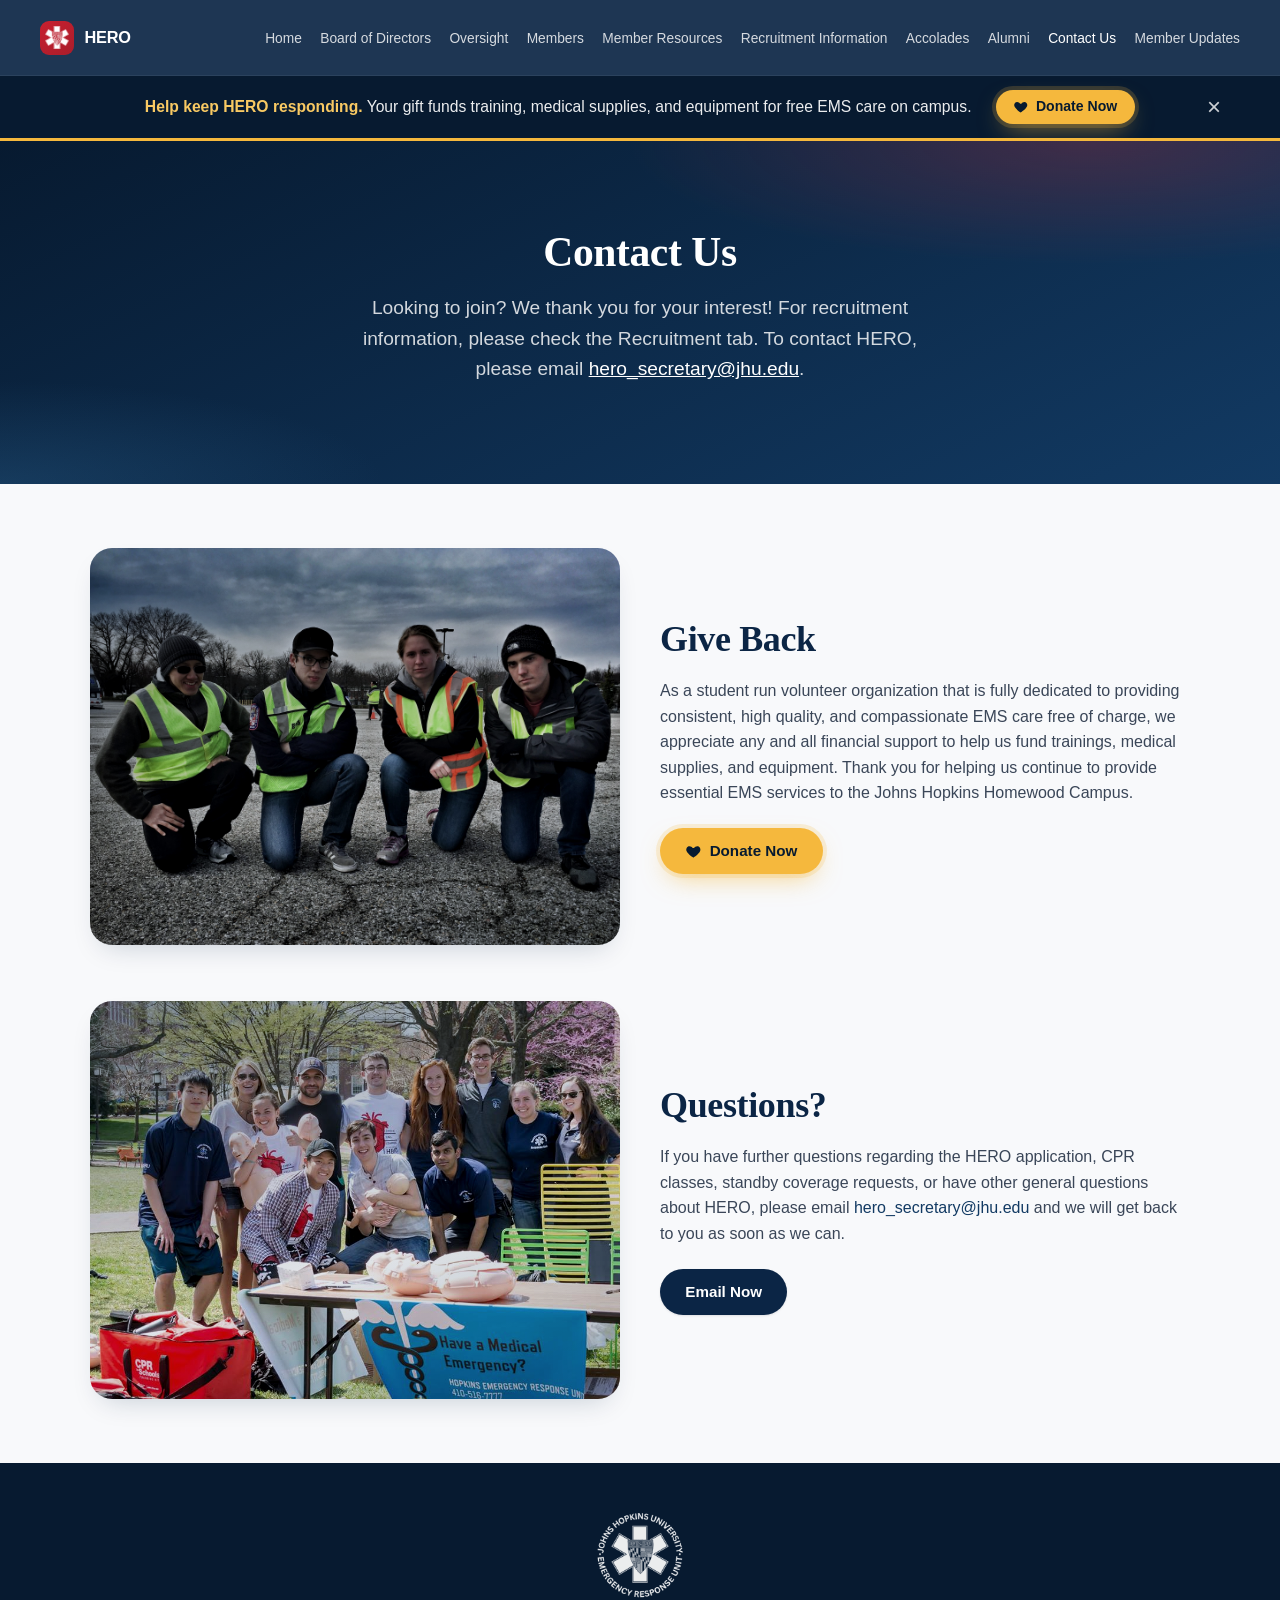
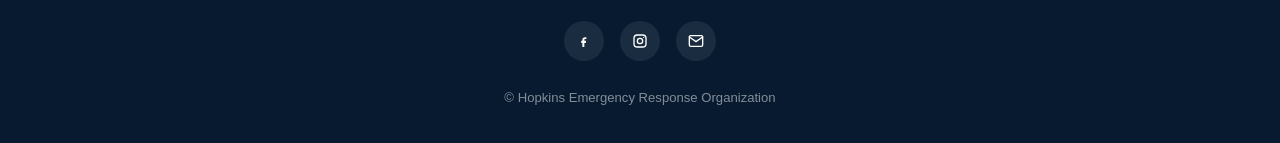
<file: contact.html>
<!DOCTYPE html>
<html lang="en">
<head>
  <meta charset="utf-8" />
  <title>Contact Us — Hopkins Emergency Response Organization</title>
  <meta name="viewport" content="width=device-width, initial-scale=1" />
    <link rel="icon" type="image/png" sizes="32x32" href="images/favicon-32.png" />
  <link rel="icon" href="favicon.ico" sizes="any" />
  <link rel="apple-touch-icon" href="images/apple-touch-icon.png" />
  <link rel="stylesheet" href="assets/css/site.css" />
</head>
<body>

  <!-- Header -->
  <header class="site-header">
    <div class="container">
      <a href="index.html" class="brand">
        <span class="mark"><img src="images/HERO-mark-white.png" alt="" width="26" height="26" /></span>
        <span class="brand-full">Hopkins Emergency Response Organization</span><span class="brand-short">HERO</span>
      </a>
      <button class="nav-toggle" type="button" aria-label="Toggle menu" aria-expanded="false">
        <svg viewBox="0 0 24 24" fill="none" stroke="currentColor" stroke-width="2" stroke-linecap="round"><line x1="3" y1="6" x2="21" y2="6"/><line x1="3" y1="12" x2="21" y2="12"/><line x1="3" y1="18" x2="21" y2="18"/></svg>
      </button>
      <nav class="site-nav">
        <ul>
          <li><a href="index.html">Home</a></li>
          <li><a href="board.html">Board of Directors</a></li>
          <li><a href="oversight.html">Oversight</a></li>
          <li><a href="members.html">Members</a></li>
          <li><a href="resources.html">Member Resources</a></li>
          <li><a href="recruitment.html">Recruitment Information</a></li>
          <li><a href="accolades.html">Accolades</a></li>
          <li><a href="alumni.html">Alumni</a></li>
          <li><a href="contact.html" class="is-active">Contact Us</a></li>
          <li><a href="updates.html">Member Updates</a></li>
        </ul>
      </nav>
    </div>
  </header>

  <!-- Donate banner (dismissible) -->
  <div class="promo-banner" data-promo-banner="donate" role="region" aria-label="Support HERO">
    <div class="container promo-inner">
      <p><strong>Help keep HERO responding.</strong> Your gift funds training, medical supplies, and equipment for free EMS care on campus.</p>
      <a href="https://www.givecampus.com/s/c7uphe" class="btn btn-donate"><svg viewBox="0 0 24 24" fill="currentColor" aria-hidden="true" style="width:1.1em;height:1.1em;flex:none;"><path d="M12 21s-7.5-4.6-9.6-9.2C.9 8.4 2.7 4.5 6.4 4.5c2 0 3.6 1.1 4.6 2.7h2c1-1.6 2.6-2.7 4.6-2.7 3.7 0 5.5 3.9 4 7.3C19.5 16.4 12 21 12 21z"/></svg> Donate Now</a>
      <button type="button" class="promo-close" aria-label="Dismiss this banner">&times;</button>
    </div>
  </div>

  <!-- Hero -->
  <section class="hero hero-compact">
    <div class="container">
      <h1>Contact Us</h1>
      <p class="lede">
        Looking to join? We thank you for your interest! For recruitment information, please check the Recruitment tab.
        To contact HERO, please email <a href="mailto:hero_secretary@jhu.edu" style="color:#fff;text-decoration:underline;">hero_secretary@jhu.edu</a>.
      </p>
    </div>
  </section>

  <!-- Splits -->
  <section class="section">
    <div class="container" style="display:grid;gap:3.5rem;">

      <div class="split">
        <div class="split-media tint-photo"><img src="images/2018standby6.jpg" alt="HERO members on standby"></div>
        <div class="split-body">
          <h2>Give Back</h2>
          <p>
            As a student run volunteer organization that is fully dedicated to providing consistent, high quality,
            and compassionate EMS care free of charge, we appreciate any and all financial support to help us fund
            trainings, medical supplies, and equipment. Thank you for helping us continue to provide essential EMS
            services to the Johns Hopkins Homewood Campus.
          </p>
          <a href="https://www.givecampus.com/s/c7uphe" class="btn btn-donate"><svg viewBox="0 0 24 24" fill="currentColor" aria-hidden="true" style="width:1.1em;height:1.1em;flex:none;"><path d="M12 21s-7.5-4.6-9.6-9.2C.9 8.4 2.7 4.5 6.4 4.5c2 0 3.6 1.1 4.6 2.7h2c1-1.6 2.6-2.7 4.6-2.7 3.7 0 5.5 3.9 4 7.3C19.5 16.4 12 21 12 21z"/></svg> Donate Now</a>
        </div>
      </div>

      <div class="split">
        <div class="split-body" style="order:2;">
          <h2>Questions?</h2>
          <p>
            If you have further questions regarding the HERO application, CPR classes, standby coverage requests,
            or have other general questions about HERO, please email
            <a href="mailto:hero_secretary@jhu.edu">hero_secretary@jhu.edu</a> and we will get back to you as soon as we can.
          </p>
          <a href="mailto:hero_secretary@jhu.edu" class="btn btn-primary">Email Now</a>
        </div>
        <div class="split-media tint-photo" style="order:1;"><img src="images/2018cpr2.jpg" alt="HERO CPR class"></div>
      </div>

    </div>
  </section>

  <!-- Footer -->
  <footer class="site-footer">
    <div class="container">
      <img class="footer-seal" src="images/HERO-seal-white.png" alt="Johns Hopkins University Emergency Response Unit seal" width="88" height="88" />
      <ul class="foot-icons">
        <li><a href="https://www.facebook.com/JohnsHopkinsHERO/" aria-label="Facebook"><svg viewBox="0 0 24 24" fill="currentColor" style="width:1em;height:1em;vertical-align:-0.125em;display:inline-block;"><path d="M13.5 9H15.5V6.2h-2C11.2 6.2 9.6 7.8 9.6 10v1.8H7.8V15H9.6v6h2.9v-6h2.2l.4-3.2h-2.6v-1.5c0-.8.3-1.3 1-1.3z"/></svg></a></li>
        <li><a href="https://www.instagram.com/jhu_hero/" aria-label="Instagram"><svg viewBox="0 0 24 24" fill="none" stroke="currentColor" stroke-width="2" style="width:1em;height:1em;vertical-align:-0.125em;display:inline-block;"><rect x="3" y="3" width="18" height="18" rx="5"/><circle cx="12" cy="12" r="4"/><circle cx="17.5" cy="6.5" r="1" fill="currentColor" stroke="none"/></svg></a></li>
        <li><a href="mailto:hero_captain@jhu.edu" aria-label="Email"><svg viewBox="0 0 24 24" fill="none" stroke="currentColor" stroke-width="2" stroke-linecap="round" stroke-linejoin="round" style="width:1em;height:1em;vertical-align:-0.125em;display:inline-block;"><rect x="2" y="4" width="20" height="16" rx="2"/><path d="m22 6-10 7L2 6"/></svg></a></li>
      </ul>
      <ul class="copyright">
        <li>&copy; Hopkins Emergency Response Organization</li>
      </ul>
    </div>
  </footer>

  <script src="assets/js/site.js"></script>
</body>
</html>
</file>
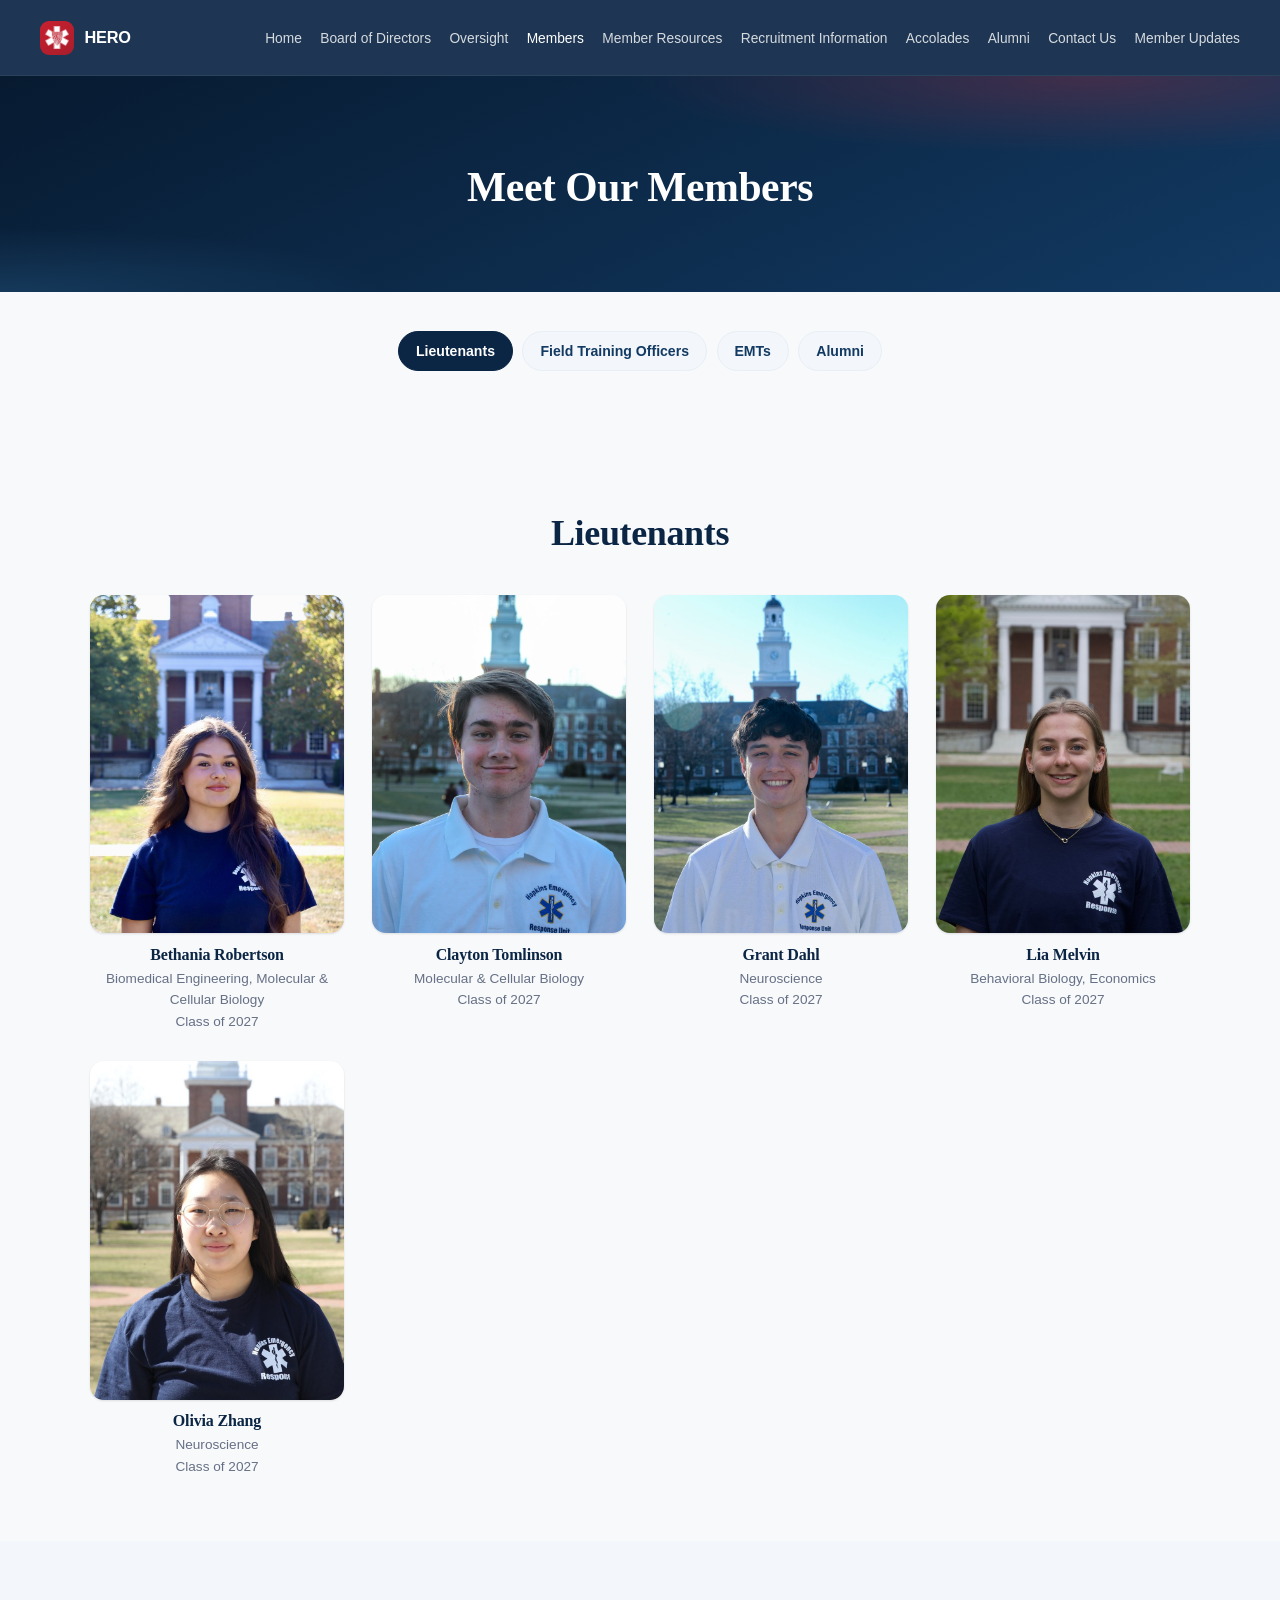
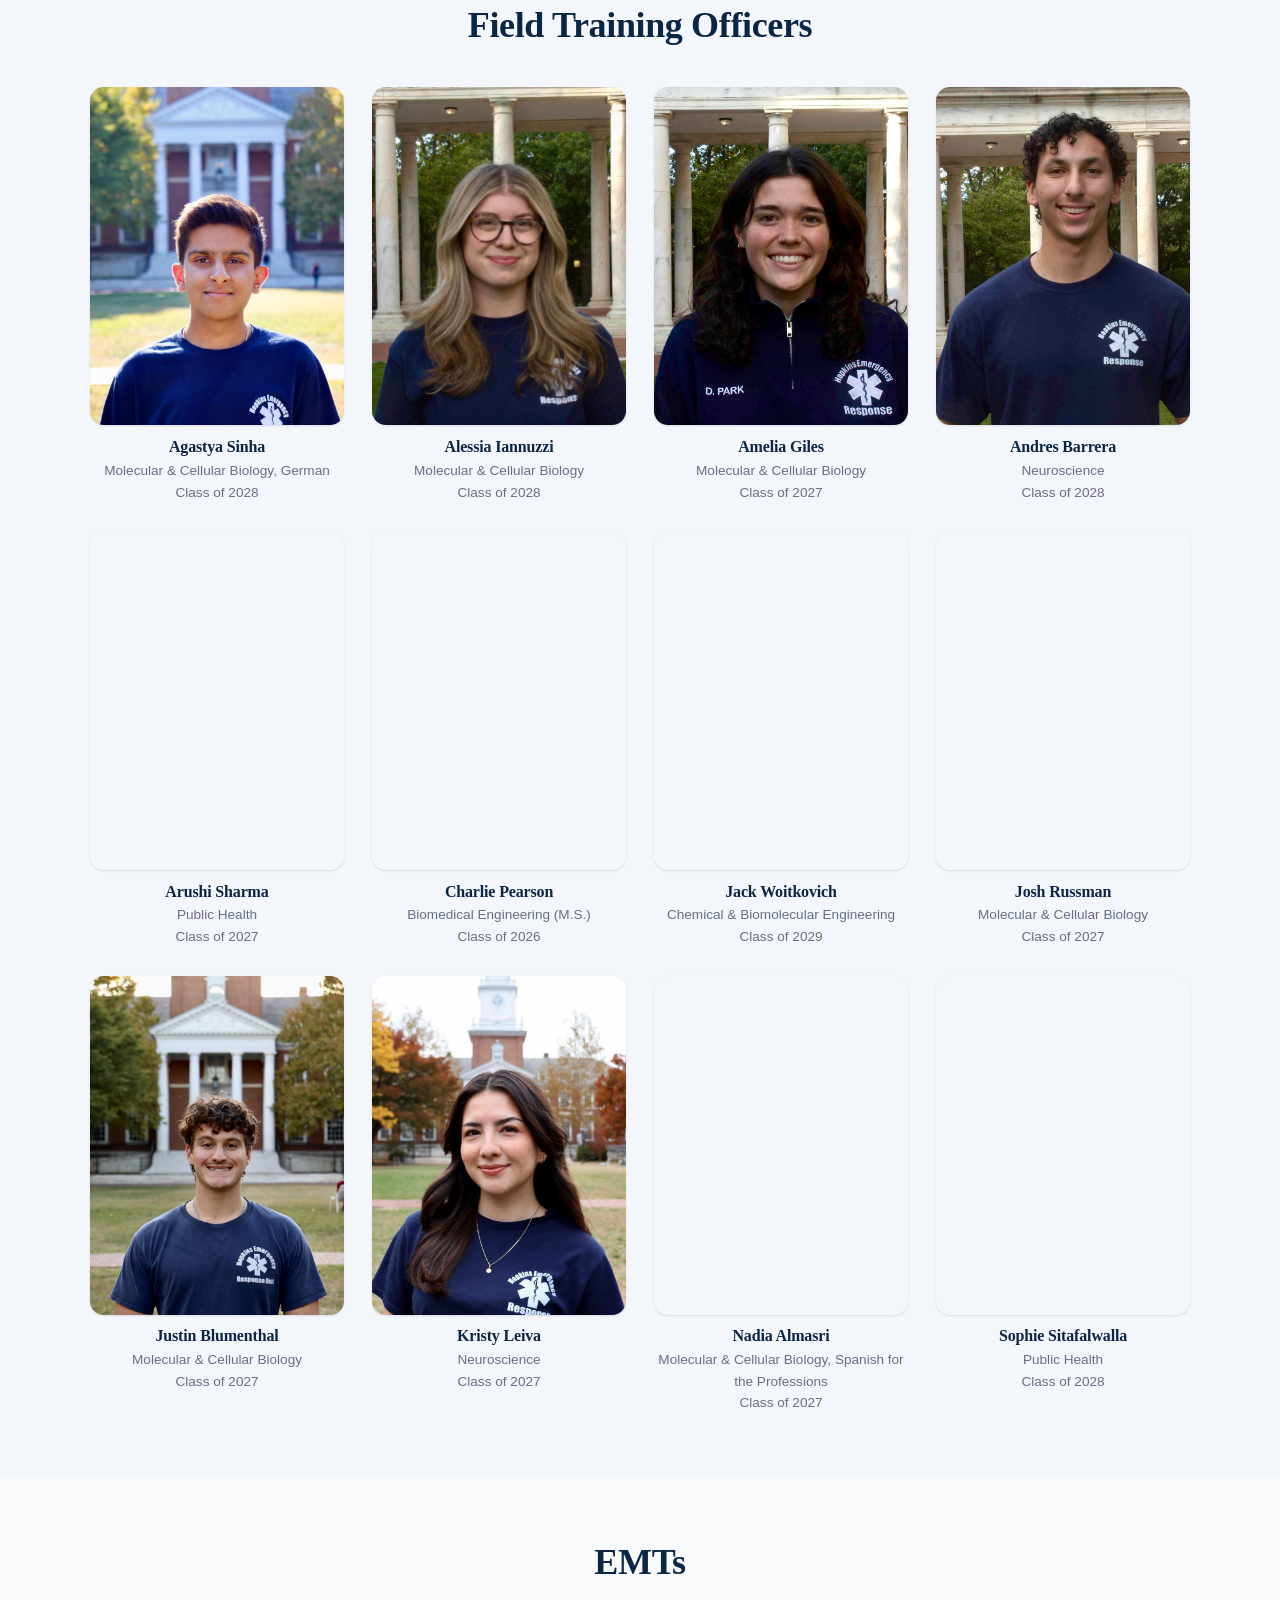
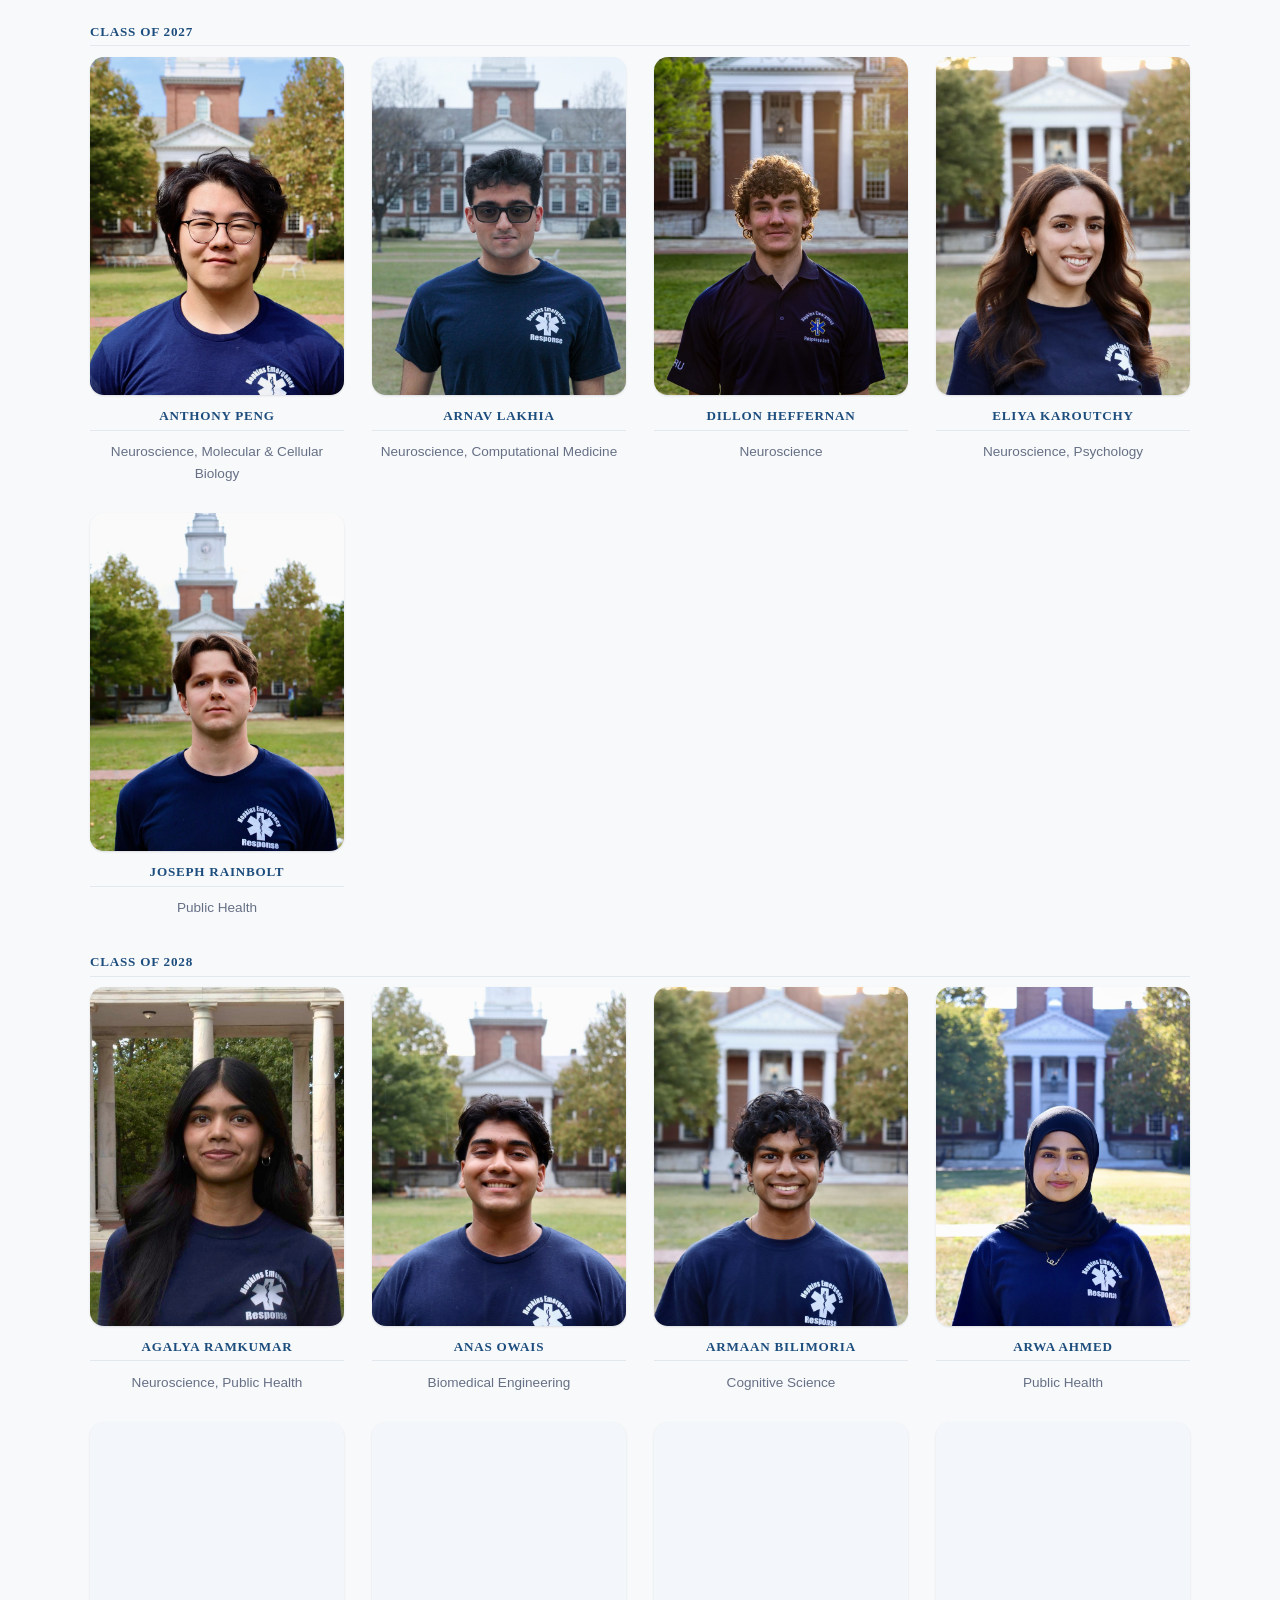
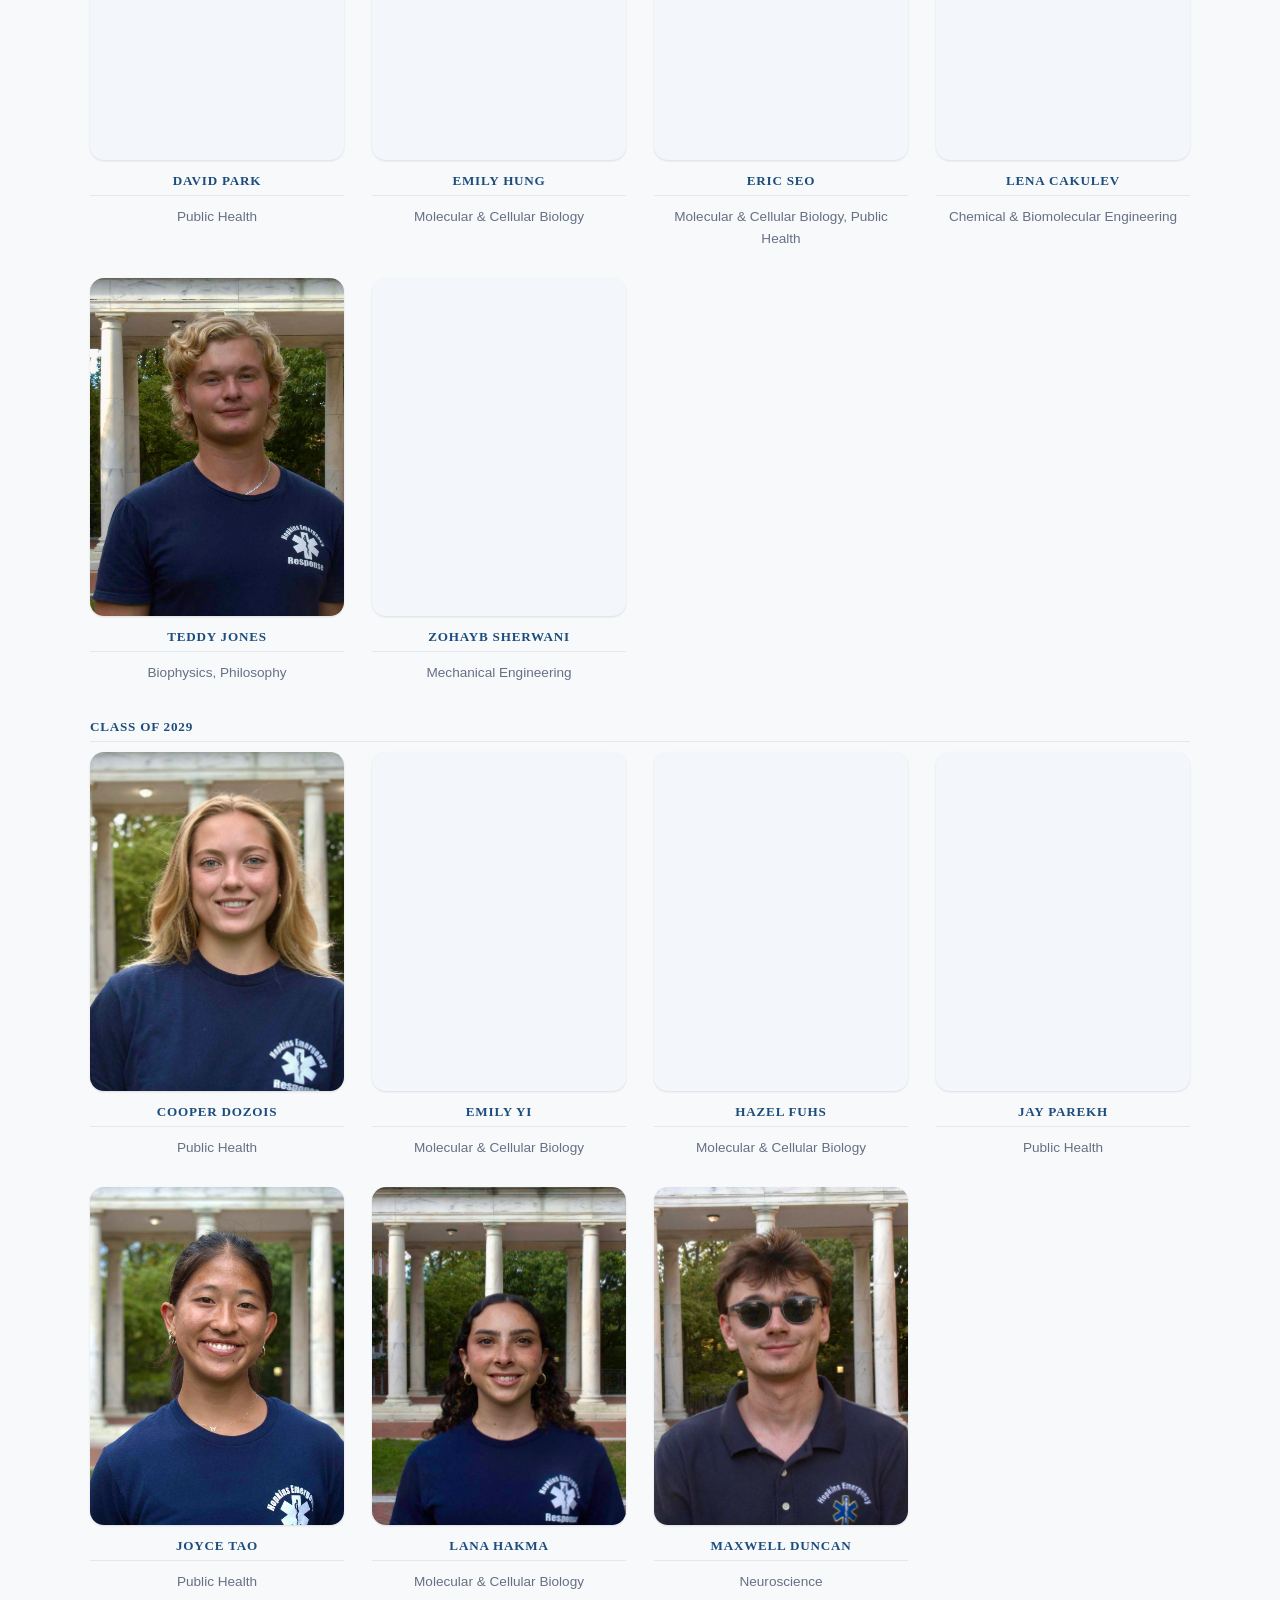
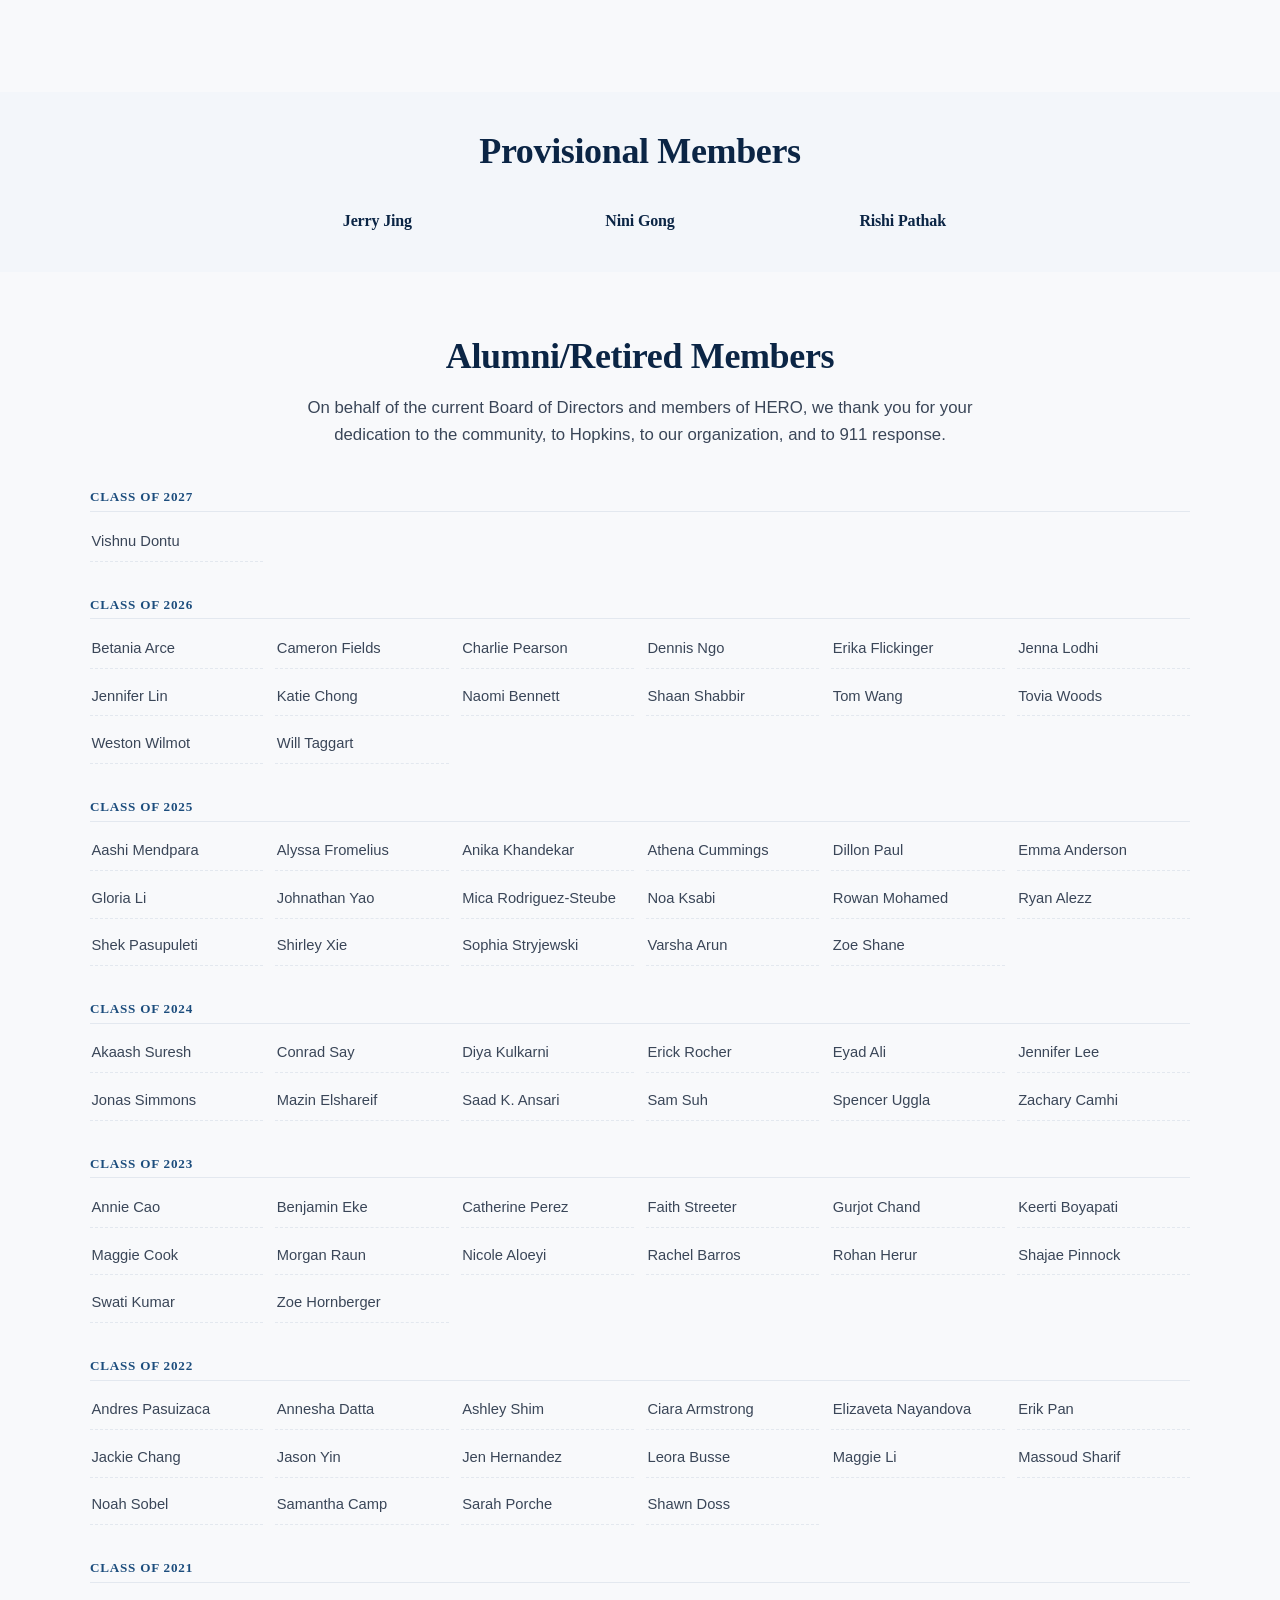
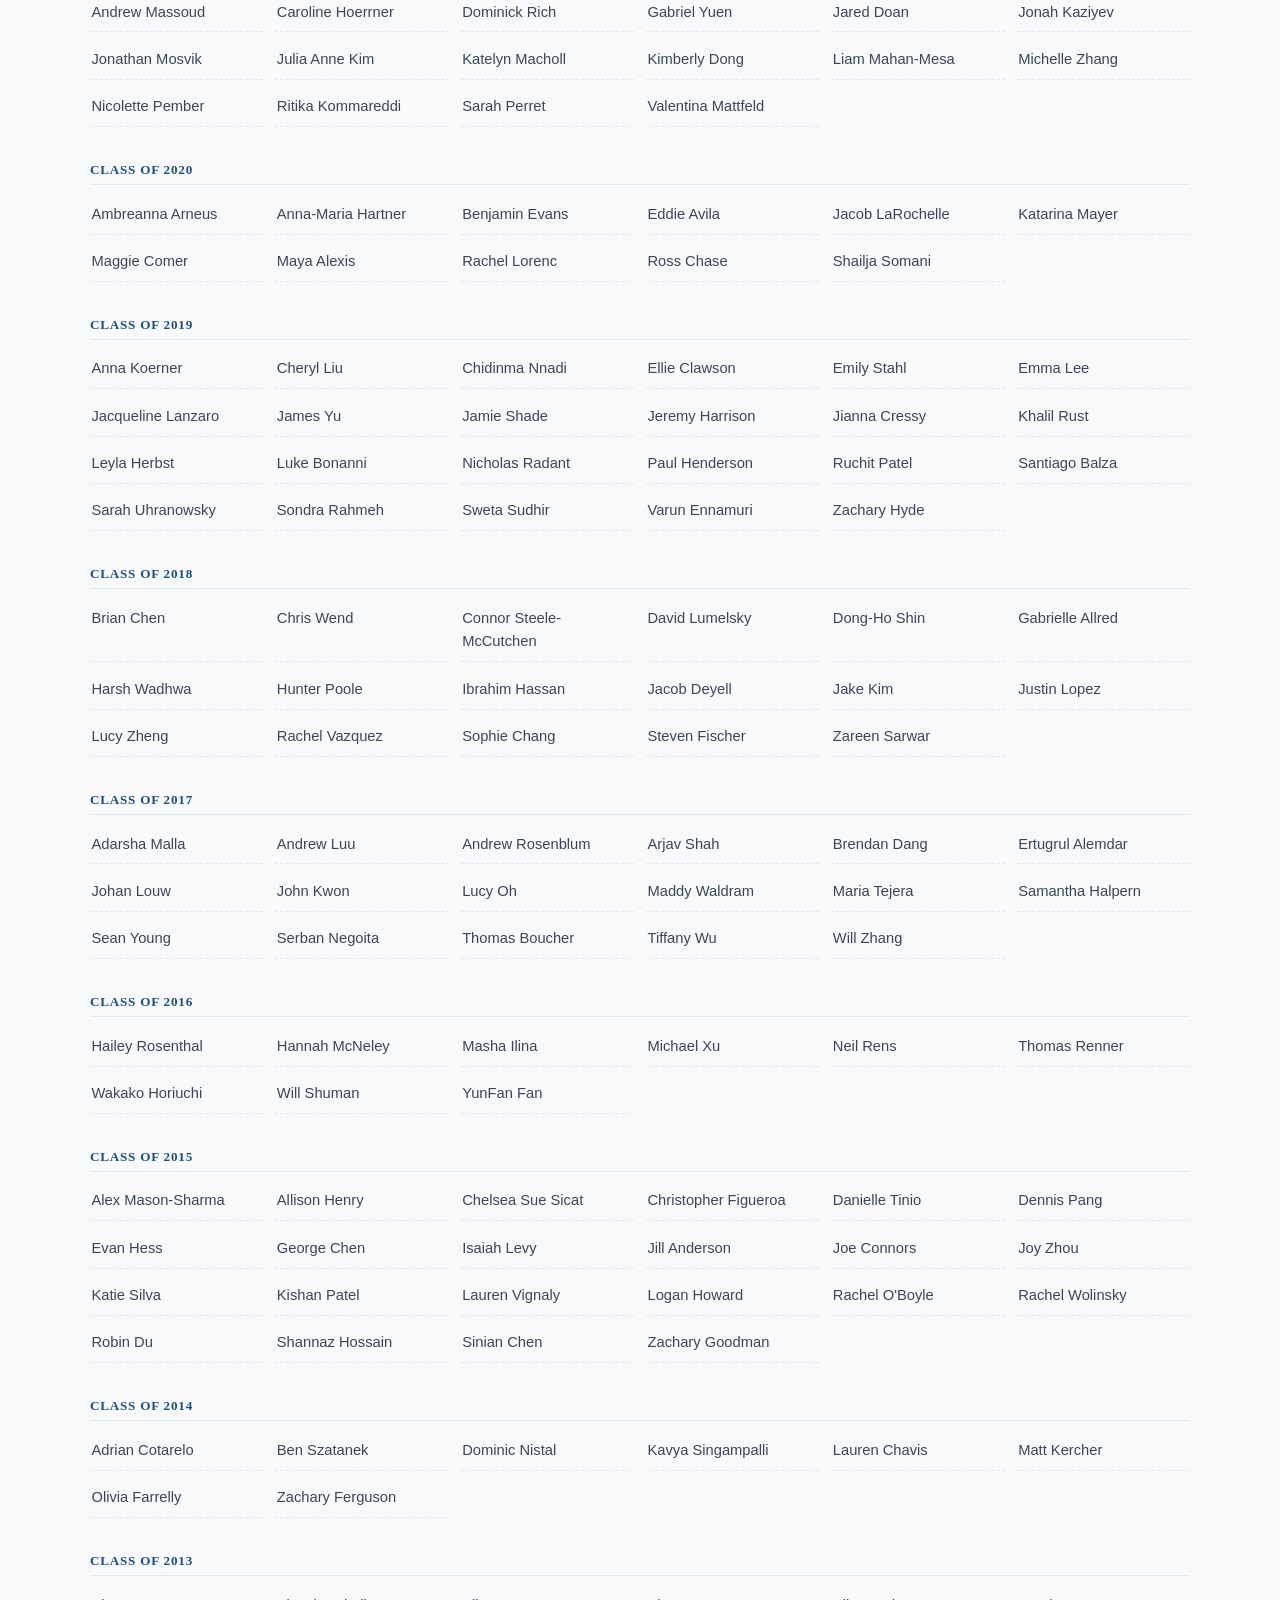
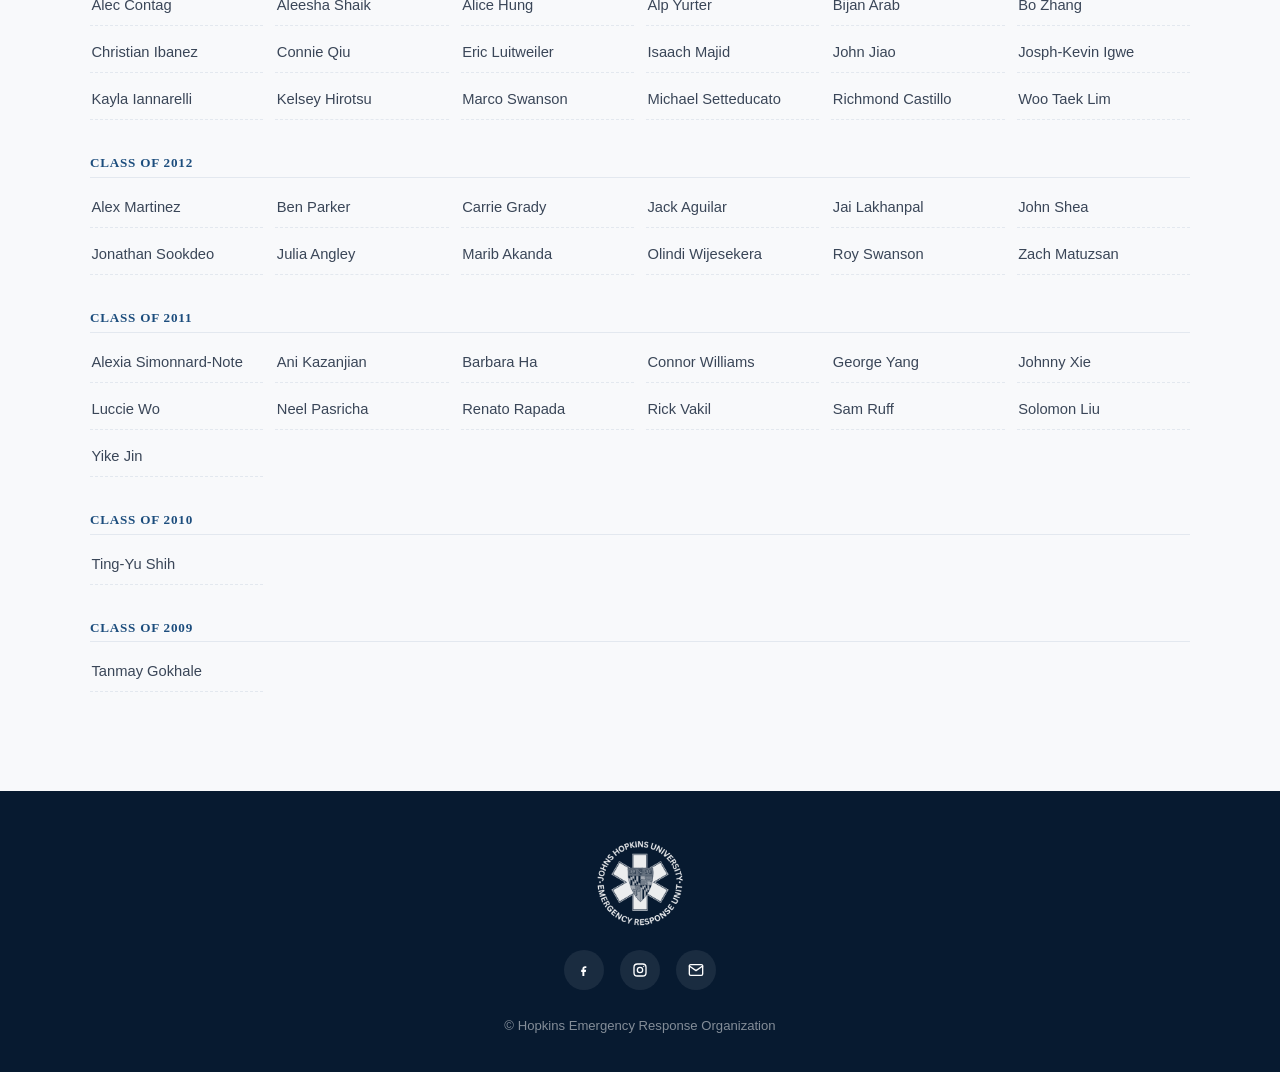
<file: members.html>
<!DOCTYPE html>
<html lang="en">
<head>
  <meta charset="utf-8" />
  <title>Members — Hopkins Emergency Response Organization</title>
  <meta name="viewport" content="width=device-width, initial-scale=1" />
    <link rel="icon" type="image/png" sizes="32x32" href="images/favicon-32.png" />
  <link rel="icon" href="favicon.ico" sizes="any" />
  <link rel="apple-touch-icon" href="images/apple-touch-icon.png" />
  <link rel="stylesheet" href="assets/css/site.css" />
</head>
<body>

  <!-- Header -->
  <header class="site-header">
    <div class="container">
      <a href="index.html" class="brand">
        <span class="mark"><img src="images/HERO-mark-white.png" alt="" width="26" height="26" /></span>
        <span class="brand-full">Hopkins Emergency Response Organization</span><span class="brand-short">HERO</span>
      </a>
      <button class="nav-toggle" type="button" aria-label="Toggle menu" aria-expanded="false">
        <svg viewBox="0 0 24 24" fill="none" stroke="currentColor" stroke-width="2" stroke-linecap="round"><line x1="3" y1="6" x2="21" y2="6"/><line x1="3" y1="12" x2="21" y2="12"/><line x1="3" y1="18" x2="21" y2="18"/></svg>
      </button>
      <nav class="site-nav">
        <ul>
          <li><a href="index.html">Home</a></li>
          <li><a href="board.html">Board of Directors</a></li>
          <li><a href="oversight.html">Oversight</a></li>
          <li><a href="members.html" class="is-active">Members</a></li>
          <li><a href="resources.html">Member Resources</a></li>
          <li><a href="recruitment.html">Recruitment Information</a></li>
          <li><a href="accolades.html">Accolades</a></li>
          <li><a href="alumni.html">Alumni</a></li>
          <li><a href="contact.html">Contact Us</a></li>
          <li><a href="updates.html">Member Updates</a></li>
        </ul>
      </nav>
    </div>
  </header>

  <!-- Hero -->
  <section class="hero hero-compact">
    <div class="container">
      <h1>Meet Our Members</h1>
    </div>
  </section>

  <section class="section tight">
    <div class="container">
      <nav class="tab-nav">
        <a href="#lineofficers">Lieutenants</a>
        <a href="#field">Field Training Officers</a>
        <a href="#emergency">EMTs</a>
        <a href="#active">Alumni</a>
      </nav>
    </div>
  </section>

  <!-- Lieutenants -->
  <section class="section" id="lineofficers">
    <div class="container">
      <div class="section-head center">
        <h2>Lieutenants</h2>
      </div>
        <div class="card-grid cols-4">
          <div class="person-card">
            <div class="person-photo"><img loading="lazy" decoding="async" src="Members/2025Bethania.JPG" alt="Bethania Robertson"></div>
            <h4>Bethania Robertson</h4>
            <p class="person-sub">Biomedical Engineering, Molecular &amp; Cellular Biology<br>Class of 2027</p>
          </div>
          <div class="person-card">
            <div class="person-photo"><img loading="lazy" decoding="async" src="Members/2024Clay.jpg" alt="Clayton Tomlinson"></div>
            <h4>Clayton Tomlinson</h4>
            <p class="person-sub">Molecular &amp; Cellular Biology<br>Class of 2027</p>
          </div>
          <div class="person-card">
            <div class="person-photo"><img loading="lazy" decoding="async" src="Members/2024Grant.jpg" alt="Grant Dahl"></div>
            <h4>Grant Dahl</h4>
            <p class="person-sub">Neuroscience<br>Class of 2027</p>
          </div>
          <div class="person-card">
            <div class="person-photo"><img loading="lazy" decoding="async" src="Members/2024Lia.jpeg" alt="Lia Melvin"></div>
            <h4>Lia Melvin</h4>
            <p class="person-sub">Behavioral Biology, Economics<br>Class of 2027</p>
          </div>
          <div class="person-card">
            <div class="person-photo"><img loading="lazy" decoding="async" src="Members/Olivia2025.jpeg" alt="Olivia Zhang"></div>
            <h4>Olivia Zhang</h4>
            <p class="person-sub">Neuroscience<br>Class of 2027</p>
          </div>
        </div>
    </div>
  </section>

  <!-- Field Training Officers -->
  <section class="section alt" id="field">
    <div class="container">
      <div class="section-head center">
        <h2>Field Training Officers</h2>
      </div>
        <div class="card-grid cols-4">
          <div class="person-card">
            <div class="person-photo"><img loading="lazy" decoding="async" src="Members/2025Agastya.jpg" alt="Agastya Sinha"></div>
            <h4>Agastya Sinha</h4>
            <p class="person-sub">Molecular &amp; Cellular Biology, German<br>Class of 2028</p>
          </div>
          <div class="person-card">
            <div class="person-photo"><img loading="lazy" decoding="async" src="Members/2026Alessia.jpeg" alt="Alessia Iannuzzi"></div>
            <h4>Alessia Iannuzzi</h4>
            <p class="person-sub">Molecular &amp; Cellular Biology<br>Class of 2028</p>
          </div>
          <div class="person-card">
            <div class="person-photo"><img loading="lazy" decoding="async" src="Members/2025Mia.jpeg" alt="Amelia Giles"></div>
            <h4>Amelia Giles</h4>
            <p class="person-sub">Molecular &amp; Cellular Biology<br>Class of 2027</p>
          </div>
          <div class="person-card">
            <div class="person-photo"><img loading="lazy" decoding="async" src="Members/2026Andres.jpeg" alt="Andres Barrera"></div>
            <h4>Andres Barrera</h4>
            <p class="person-sub">Neuroscience<br>Class of 2028</p>
          </div>
          <div class="person-card">
            <div class="person-photo"><img loading="lazy" decoding="async" src="Members/2025Arushi.JPG" alt="Arushi Sharma"></div>
            <h4>Arushi Sharma</h4>
            <p class="person-sub">Public Health<br>Class of 2027</p>
          </div>
          <div class="person-card">
            <div class="person-photo"><img loading="lazy" decoding="async" src="Members/2024Charlie.jpg" alt="Charlie Pearson"></div>
            <h4>Charlie Pearson</h4>
            <p class="person-sub">Biomedical Engineering (M.S.)<br>Class of 2026</p>
          </div>
          <div class="person-card">
            <div class="person-photo"><img loading="lazy" decoding="async" src="Members/2026Jack.jpeg" alt="Jack Woitkovich"></div>
            <h4>Jack Woitkovich</h4>
            <p class="person-sub">Chemical &amp; Biomolecular Engineering<br>Class of 2029</p>
          </div>
          <div class="person-card">
            <div class="person-photo"><img loading="lazy" decoding="async" src="Members/2025Russ.JPG" alt="Josh Russman"></div>
            <h4>Josh Russman</h4>
            <p class="person-sub">Molecular &amp; Cellular Biology<br>Class of 2027</p>
          </div>
          <div class="person-card">
            <div class="person-photo"><img loading="lazy" decoding="async" src="Members/2025Justin.JPG" alt="Justin Blumenthal"></div>
            <h4>Justin Blumenthal</h4>
            <p class="person-sub">Molecular &amp; Cellular Biology<br>Class of 2027</p>
          </div>
          <div class="person-card">
            <div class="person-photo"><img loading="lazy" decoding="async" src="Members/Kristy2025.jpeg" alt="Kristy Leiva"></div>
            <h4>Kristy Leiva</h4>
            <p class="person-sub">Neuroscience<br>Class of 2027</p>
          </div>
          <div class="person-card">
            <div class="person-photo"><img loading="lazy" decoding="async" src="Members/2024Nadia.jpg" alt="Nadia Almasri"></div>
            <h4>Nadia Almasri</h4>
            <p class="person-sub">Molecular &amp; Cellular Biology, Spanish for the Professions<br>Class of 2027</p>
          </div>
          <div class="person-card">
            <div class="person-photo"><img loading="lazy" decoding="async" src="Members/2025Sophie.JPG" alt="Sophie Sitafalwalla"></div>
            <h4>Sophie Sitafalwalla</h4>
            <p class="person-sub">Public Health<br>Class of 2028</p>
          </div>
        </div>
    </div>
  </section>

  <!-- EMTs -->
  <section class="section" id="emergency">
    <div class="container">
      <div class="section-head center">
        <h2>EMTs</h2>
      </div>

      <div class="class-group">
        <h4>Class of 2027</h4>
        <div class="card-grid cols-4">
          <div class="person-card">
            <div class="person-photo"><img loading="lazy" decoding="async" src="Members/2025Anthony.jpeg" alt="Anthony Peng"></div>
            <h4>Anthony Peng</h4>
            <p class="person-sub">Neuroscience, Molecular &amp; Cellular Biology</p>
          </div>
          <div class="person-card">
            <div class="person-photo"><img loading="lazy" decoding="async" src="Members/2024Arnav.jpg" alt="Arnav Lakhia"></div>
            <h4>Arnav Lakhia</h4>
            <p class="person-sub">Neuroscience, Computational Medicine</p>
          </div>
          <div class="person-card">
            <div class="person-photo"><img loading="lazy" decoding="async" src="Members/2024DillonH.jpeg" alt="Dillon Heffernan"></div>
            <h4>Dillon Heffernan</h4>
            <p class="person-sub">Neuroscience</p>
          </div>
          <div class="person-card">
            <div class="person-photo"><img loading="lazy" decoding="async" src="Members/2025Eliya.jpg" alt="Eliya Karoutchy"></div>
            <h4>Eliya Karoutchy</h4>
            <p class="person-sub">Neuroscience, Psychology</p>
          </div>
          <div class="person-card">
            <div class="person-photo"><img loading="lazy" decoding="async" src="Members/2025Joseph.jpeg" alt="Joseph Rainbolt"></div>
            <h4>Joseph Rainbolt</h4>
            <p class="person-sub">Public Health</p>
          </div>
        </div>
      </div>

      <div class="class-group">
        <h4>Class of 2028</h4>
        <div class="card-grid cols-4">
          <div class="person-card">
            <div class="person-photo"><img loading="lazy" decoding="async" src="Members/2026Agalya.jpeg" alt="Agalya Ramkumar"></div>
            <h4>Agalya Ramkumar</h4>
            <p class="person-sub">Neuroscience, Public Health</p>
          </div>
          <div class="person-card">
            <div class="person-photo"><img loading="lazy" decoding="async" src="Members/2025Anas.jpeg" alt="Anas Owais"></div>
            <h4>Anas Owais</h4>
            <p class="person-sub">Biomedical Engineering</p>
          </div>
          <div class="person-card">
            <div class="person-photo"><img loading="lazy" decoding="async" src="Members/2025Armaan.JPG" alt="Armaan Bilimoria"></div>
            <h4>Armaan Bilimoria</h4>
            <p class="person-sub">Cognitive Science</p>
          </div>
          <div class="person-card">
            <div class="person-photo"><img loading="lazy" decoding="async" src="Members/2025Arwa.JPG" alt="Arwa Ahmed"></div>
            <h4>Arwa Ahmed</h4>
            <p class="person-sub">Public Health</p>
          </div>
          <div class="person-card">
            <div class="person-photo"><img loading="lazy" decoding="async" src="Members/2026David.jpeg" alt="David Park"></div>
            <h4>David Park</h4>
            <p class="person-sub">Public Health</p>
          </div>
          <div class="person-card">
            <div class="person-photo"><img loading="lazy" decoding="async" src="Members/2025Emily.JPG" alt="Emily Hung"></div>
            <h4>Emily Hung</h4>
            <p class="person-sub">Molecular &amp; Cellular Biology</p>
          </div>
          <div class="person-card">
            <div class="person-photo"><img loading="lazy" decoding="async" src="Members/2025Eric.JPG" alt="Eric Seo"></div>
            <h4>Eric Seo</h4>
            <p class="person-sub">Molecular &amp; Cellular Biology, Public Health</p>
          </div>
          <div class="person-card">
            <div class="person-photo"><img loading="lazy" decoding="async" src="Members/2025Lena.jpeg" alt="Lena Cakulev"></div>
            <h4>Lena Cakulev</h4>
            <p class="person-sub">Chemical &amp; Biomolecular Engineering</p>
          </div>
          <div class="person-card">
            <div class="person-photo"><img loading="lazy" decoding="async" src="Members/2026Teddy.jpeg" alt="Teddy Jones"></div>
            <h4>Teddy Jones</h4>
            <p class="person-sub">Biophysics, Philosophy</p>
          </div>
          <div class="person-card">
            <div class="person-photo"><img loading="lazy" decoding="async" src="Members/2025Zohayb.jpeg" alt="Zohayb Sherwani"></div>
            <h4>Zohayb Sherwani</h4>
            <p class="person-sub">Mechanical Engineering</p>
          </div>
        </div>
      </div>

      <div class="class-group">
        <h4>Class of 2029</h4>
        <div class="card-grid cols-4">
          <div class="person-card">
            <div class="person-photo"><img loading="lazy" decoding="async" src="Members/2026Cooper.jpeg" alt="Cooper Dozois"></div>
            <h4>Cooper Dozois</h4>
            <p class="person-sub">Public Health</p>
          </div>
          <div class="person-card">
            <div class="person-photo"><img loading="lazy" decoding="async" src="Members/2026Emily.jpeg" alt="Emily Yi"></div>
            <h4>Emily Yi</h4>
            <p class="person-sub">Molecular &amp; Cellular Biology</p>
          </div>
          <div class="person-card">
            <div class="person-photo"><img loading="lazy" decoding="async" src="Members/2026Hazel.jpeg" alt="Hazel Fuhs"></div>
            <h4>Hazel Fuhs</h4>
            <p class="person-sub">Molecular &amp; Cellular Biology</p>
          </div>
          <div class="person-card">
            <div class="person-photo"><img loading="lazy" decoding="async" src="Members/2026Jay.jpeg" alt="Jay Parekh"></div>
            <h4>Jay Parekh</h4>
            <p class="person-sub">Public Health</p>
          </div>
          <div class="person-card">
            <div class="person-photo"><img loading="lazy" decoding="async" src="Members/2026Joyce.jpeg" alt="Joyce Tao"></div>
            <h4>Joyce Tao</h4>
            <p class="person-sub">Public Health</p>
          </div>
          <div class="person-card">
            <div class="person-photo"><img loading="lazy" decoding="async" src="Members/2026Lana.jpeg" alt="Lana Hakma"></div>
            <h4>Lana Hakma</h4>
            <p class="person-sub">Molecular &amp; Cellular Biology</p>
          </div>
          <div class="person-card">
            <div class="person-photo"><img loading="lazy" decoding="async" src="Members/2026Max.jpeg" alt="Maxwell Duncan"></div>
            <h4>Maxwell Duncan</h4>
            <p class="person-sub">Neuroscience</p>
          </div>
        </div>
      </div>
    </div>
  </section>

  <!-- Provisional Members -->
  <section class="section alt tight">
    <div class="container">
      <div class="section-head center">
        <h2>Provisional Members</h2>
      </div>
      <div class="card-grid cols-4" style="max-width:760px;margin-inline:auto;">
        <div class="person-card">
          <h4>Jerry Jing</h4>
        </div>
        <div class="person-card">
          <h4>Nini Gong</h4>
        </div>
        <div class="person-card">
          <h4>Rishi Pathak</h4>
        </div>
      </div>
    </div>
  </section>

  <!-- Alumni / Retired Members -->
  <section class="section" id="active">
    <div class="container">
      <div class="section-head center">
        <h2>Alumni/Retired Members</h2>
        <p>On behalf of the current Board of Directors and members of HERO, we thank you for your dedication to the community, to Hopkins, to our organization, and to 911 response.</p>
      </div>

      <div class="class-group"><h4>Class of 2027</h4><div class="name-grid">
        <span>Vishnu Dontu</span>
      </div></div>

      <div class="class-group"><h4>Class of 2026</h4><div class="name-grid">
        <span>Betania Arce</span><span>Cameron Fields</span><span>Charlie Pearson</span>
        <span>Dennis Ngo</span><span>Erika Flickinger</span><span>Jenna Lodhi</span>
        <span>Jennifer Lin</span><span>Katie Chong</span><span>Naomi Bennett</span>
        <span>Shaan Shabbir</span><span>Tom Wang</span><span>Tovia Woods</span>
        <span>Weston Wilmot</span><span>Will Taggart</span>
      </div></div>

      <div class="class-group"><h4>Class of 2025</h4><div class="name-grid">
        <span>Aashi Mendpara</span><span>Alyssa Fromelius</span><span>Anika Khandekar</span>
        <span>Athena Cummings</span><span>Dillon Paul</span><span>Emma Anderson</span>
        <span>Gloria Li</span><span>Johnathan Yao</span><span>Mica Rodriguez-Steube</span>
        <span>Noa Ksabi</span><span>Rowan Mohamed</span><span>Ryan Alezz</span>
        <span>Shek Pasupuleti</span><span>Shirley Xie</span><span>Sophia Stryjewski</span>
        <span>Varsha Arun</span><span>Zoe Shane</span>
      </div></div>

      <div class="class-group"><h4>Class of 2024</h4><div class="name-grid">
        <span>Akaash Suresh</span><span>Conrad Say</span><span>Diya Kulkarni</span>
        <span>Erick Rocher</span><span>Eyad Ali</span><span>Jennifer Lee</span>
        <span>Jonas Simmons</span><span>Mazin Elshareif</span><span>Saad K. Ansari</span>
        <span>Sam Suh</span><span>Spencer Uggla</span><span>Zachary Camhi</span>
      </div></div>

      <div class="class-group"><h4>Class of 2023</h4><div class="name-grid">
        <span>Annie Cao</span><span>Benjamin Eke</span><span>Catherine Perez</span>
        <span>Faith Streeter</span><span>Gurjot Chand</span><span>Keerti Boyapati</span>
        <span>Maggie Cook</span><span>Morgan Raun</span><span>Nicole Aloeyi</span>
        <span>Rachel Barros</span><span>Rohan Herur</span><span>Shajae Pinnock</span>
        <span>Swati Kumar</span><span>Zoe Hornberger</span>
      </div></div>

      <div class="class-group"><h4>Class of 2022</h4><div class="name-grid">
        <span>Andres Pasuizaca</span><span>Annesha Datta</span><span>Ashley Shim</span>
        <span>Ciara Armstrong</span><span>Elizaveta Nayandova</span><span>Erik Pan</span>
        <span>Jackie Chang</span><span>Jason Yin</span><span>Jen Hernandez</span>
        <span>Leora Busse</span><span>Maggie Li</span><span>Massoud Sharif</span>
        <span>Noah Sobel</span><span>Samantha Camp</span><span>Sarah Porche</span>
        <span>Shawn Doss</span>
      </div></div>

      <div class="class-group"><h4>Class of 2021</h4><div class="name-grid">
        <span>Andrew Massoud</span><span>Caroline Hoerrner</span><span>Dominick Rich</span>
        <span>Gabriel Yuen</span><span>Jared Doan</span><span>Jonah Kaziyev</span>
        <span>Jonathan Mosvik</span><span>Julia Anne Kim</span><span>Katelyn Macholl</span>
        <span>Kimberly Dong</span><span>Liam Mahan-Mesa</span><span>Michelle Zhang</span>
        <span>Nicolette Pember</span><span>Ritika Kommareddi</span><span>Sarah Perret</span>
        <span>Valentina Mattfeld</span>
      </div></div>

      <div class="class-group"><h4>Class of 2020</h4><div class="name-grid">
        <span>Ambreanna Arneus</span><span>Anna-Maria Hartner</span><span>Benjamin Evans</span>
        <span>Eddie Avila</span><span>Jacob LaRochelle</span><span>Katarina Mayer</span>
        <span>Maggie Comer</span><span>Maya Alexis</span><span>Rachel Lorenc</span>
        <span>Ross Chase</span><span>Shailja Somani</span>
      </div></div>

      <div class="class-group"><h4>Class of 2019</h4><div class="name-grid">
        <span>Anna Koerner</span><span>Cheryl Liu</span><span>Chidinma Nnadi</span>
        <span>Ellie Clawson</span><span>Emily Stahl</span><span>Emma Lee</span>
        <span>Jacqueline Lanzaro</span><span>James Yu</span><span>Jamie Shade</span>
        <span>Jeremy Harrison</span><span>Jianna Cressy</span><span>Khalil Rust</span>
        <span>Leyla Herbst</span><span>Luke Bonanni</span><span>Nicholas Radant</span>
        <span>Paul Henderson</span><span>Ruchit Patel</span><span>Santiago Balza</span>
        <span>Sarah Uhranowsky</span><span>Sondra Rahmeh</span><span>Sweta Sudhir</span>
        <span>Varun Ennamuri</span><span>Zachary Hyde</span>
      </div></div>

      <div class="class-group"><h4>Class of 2018</h4><div class="name-grid">
        <span>Brian Chen</span><span>Chris Wend</span><span>Connor Steele-McCutchen</span>
        <span>David Lumelsky</span><span>Dong-Ho Shin</span><span>Gabrielle Allred</span>
        <span>Harsh Wadhwa</span><span>Hunter Poole</span><span>Ibrahim Hassan</span>
        <span>Jacob Deyell</span><span>Jake Kim</span><span>Justin Lopez</span>
        <span>Lucy Zheng</span><span>Rachel Vazquez</span><span>Sophie Chang</span>
        <span>Steven Fischer</span><span>Zareen Sarwar</span>
      </div></div>

      <div class="class-group"><h4>Class of 2017</h4><div class="name-grid">
        <span>Adarsha Malla</span><span>Andrew Luu</span><span>Andrew Rosenblum</span>
        <span>Arjav Shah</span><span>Brendan Dang</span><span>Ertugrul Alemdar</span>
        <span>Johan Louw</span><span>John Kwon</span><span>Lucy Oh</span>
        <span>Maddy Waldram</span><span>Maria Tejera</span><span>Samantha Halpern</span>
        <span>Sean Young</span><span>Serban Negoita</span><span>Thomas Boucher</span>
        <span>Tiffany Wu</span><span>Will Zhang</span>
      </div></div>

      <div class="class-group"><h4>Class of 2016</h4><div class="name-grid">
        <span>Hailey Rosenthal</span><span>Hannah McNeley</span><span>Masha Ilina</span>
        <span>Michael Xu</span><span>Neil Rens</span><span>Thomas Renner</span>
        <span>Wakako Horiuchi</span><span>Will Shuman</span><span>YunFan Fan</span>
      </div></div>

      <div class="class-group"><h4>Class of 2015</h4><div class="name-grid">
        <span>Alex Mason-Sharma</span><span>Allison Henry</span><span>Chelsea Sue Sicat</span>
        <span>Christopher Figueroa</span><span>Danielle Tinio</span><span>Dennis Pang</span>
        <span>Evan Hess</span><span>George Chen</span><span>Isaiah Levy</span>
        <span>Jill Anderson</span><span>Joe Connors</span><span>Joy Zhou</span>
        <span>Katie Silva</span><span>Kishan Patel</span><span>Lauren Vignaly</span>
        <span>Logan Howard</span><span>Rachel O'Boyle</span><span>Rachel Wolinsky</span>
        <span>Robin Du</span><span>Shannaz Hossain</span><span>Sinian Chen</span>
        <span>Zachary Goodman</span>
      </div></div>

      <div class="class-group"><h4>Class of 2014</h4><div class="name-grid">
        <span>Adrian Cotarelo</span><span>Ben Szatanek</span><span>Dominic Nistal</span>
        <span>Kavya Singampalli</span><span>Lauren Chavis</span><span>Matt Kercher</span>
        <span>Olivia Farrelly</span><span>Zachary Ferguson</span>
      </div></div>

      <div class="class-group"><h4>Class of 2013</h4><div class="name-grid">
        <span>Alec Contag</span><span>Aleesha Shaik</span><span>Alice Hung</span>
        <span>Alp Yurter</span><span>Bijan Arab</span><span>Bo Zhang</span>
        <span>Christian Ibanez</span><span>Connie Qiu</span><span>Eric Luitweiler</span>
        <span>Isaach Majid</span><span>John Jiao</span><span>Josph-Kevin Igwe</span>
        <span>Kayla Iannarelli</span><span>Kelsey Hirotsu</span><span>Marco Swanson</span>
        <span>Michael Setteducato</span><span>Richmond Castillo</span><span>Woo Taek Lim</span>
      </div></div>

      <div class="class-group"><h4>Class of 2012</h4><div class="name-grid">
        <span>Alex Martinez</span><span>Ben Parker</span><span>Carrie Grady</span>
        <span>Jack Aguilar</span><span>Jai Lakhanpal</span><span>John Shea</span>
        <span>Jonathan Sookdeo</span><span>Julia Angley</span><span>Marib Akanda</span>
        <span>Olindi Wijesekera</span><span>Roy Swanson</span><span>Zach Matuzsan</span>
      </div></div>

      <div class="class-group"><h4>Class of 2011</h4><div class="name-grid">
        <span>Alexia Simonnard-Note</span><span>Ani Kazanjian</span><span>Barbara Ha</span>
        <span>Connor Williams</span><span>George Yang</span><span>Johnny Xie</span>
        <span>Luccie Wo</span><span>Neel Pasricha</span><span>Renato Rapada</span>
        <span>Rick Vakil</span><span>Sam Ruff</span><span>Solomon Liu</span>
        <span>Yike Jin</span>
      </div></div>

      <div class="class-group"><h4>Class of 2010</h4><div class="name-grid">
        <span>Ting-Yu Shih</span>
      </div></div>

      <div class="class-group"><h4>Class of 2009</h4><div class="name-grid">
        <span>Tanmay Gokhale</span>
      </div></div>
    </div>
  </section>

  <!-- Footer -->
  <footer class="site-footer">
    <div class="container">
      <img class="footer-seal" src="images/HERO-seal-white.png" alt="Johns Hopkins University Emergency Response Unit seal" width="88" height="88" />
      <ul class="foot-icons">
        <li><a href="https://www.facebook.com/JohnsHopkinsHERO/" aria-label="Facebook"><svg viewBox="0 0 24 24" fill="currentColor" style="width:1em;height:1em;vertical-align:-0.125em;display:inline-block;"><path d="M13.5 9H15.5V6.2h-2C11.2 6.2 9.6 7.8 9.6 10v1.8H7.8V15H9.6v6h2.9v-6h2.2l.4-3.2h-2.6v-1.5c0-.8.3-1.3 1-1.3z"/></svg></a></li>
        <li><a href="https://www.instagram.com/jhu_hero/" aria-label="Instagram"><svg viewBox="0 0 24 24" fill="none" stroke="currentColor" stroke-width="2" style="width:1em;height:1em;vertical-align:-0.125em;display:inline-block;"><rect x="3" y="3" width="18" height="18" rx="5"/><circle cx="12" cy="12" r="4"/><circle cx="17.5" cy="6.5" r="1" fill="currentColor" stroke="none"/></svg></a></li>
        <li><a href="mailto:hero_captain@jhu.edu" aria-label="Email"><svg viewBox="0 0 24 24" fill="none" stroke="currentColor" stroke-width="2" stroke-linecap="round" stroke-linejoin="round" style="width:1em;height:1em;vertical-align:-0.125em;display:inline-block;"><rect x="2" y="4" width="20" height="16" rx="2"/><path d="m22 6-10 7L2 6"/></svg></a></li>
      </ul>
      <ul class="copyright">
        <li>&copy; Hopkins Emergency Response Organization</li>
      </ul>
    </div>
  </footer>

  <script src="assets/js/site.js"></script>
</body>
</html>
</file>
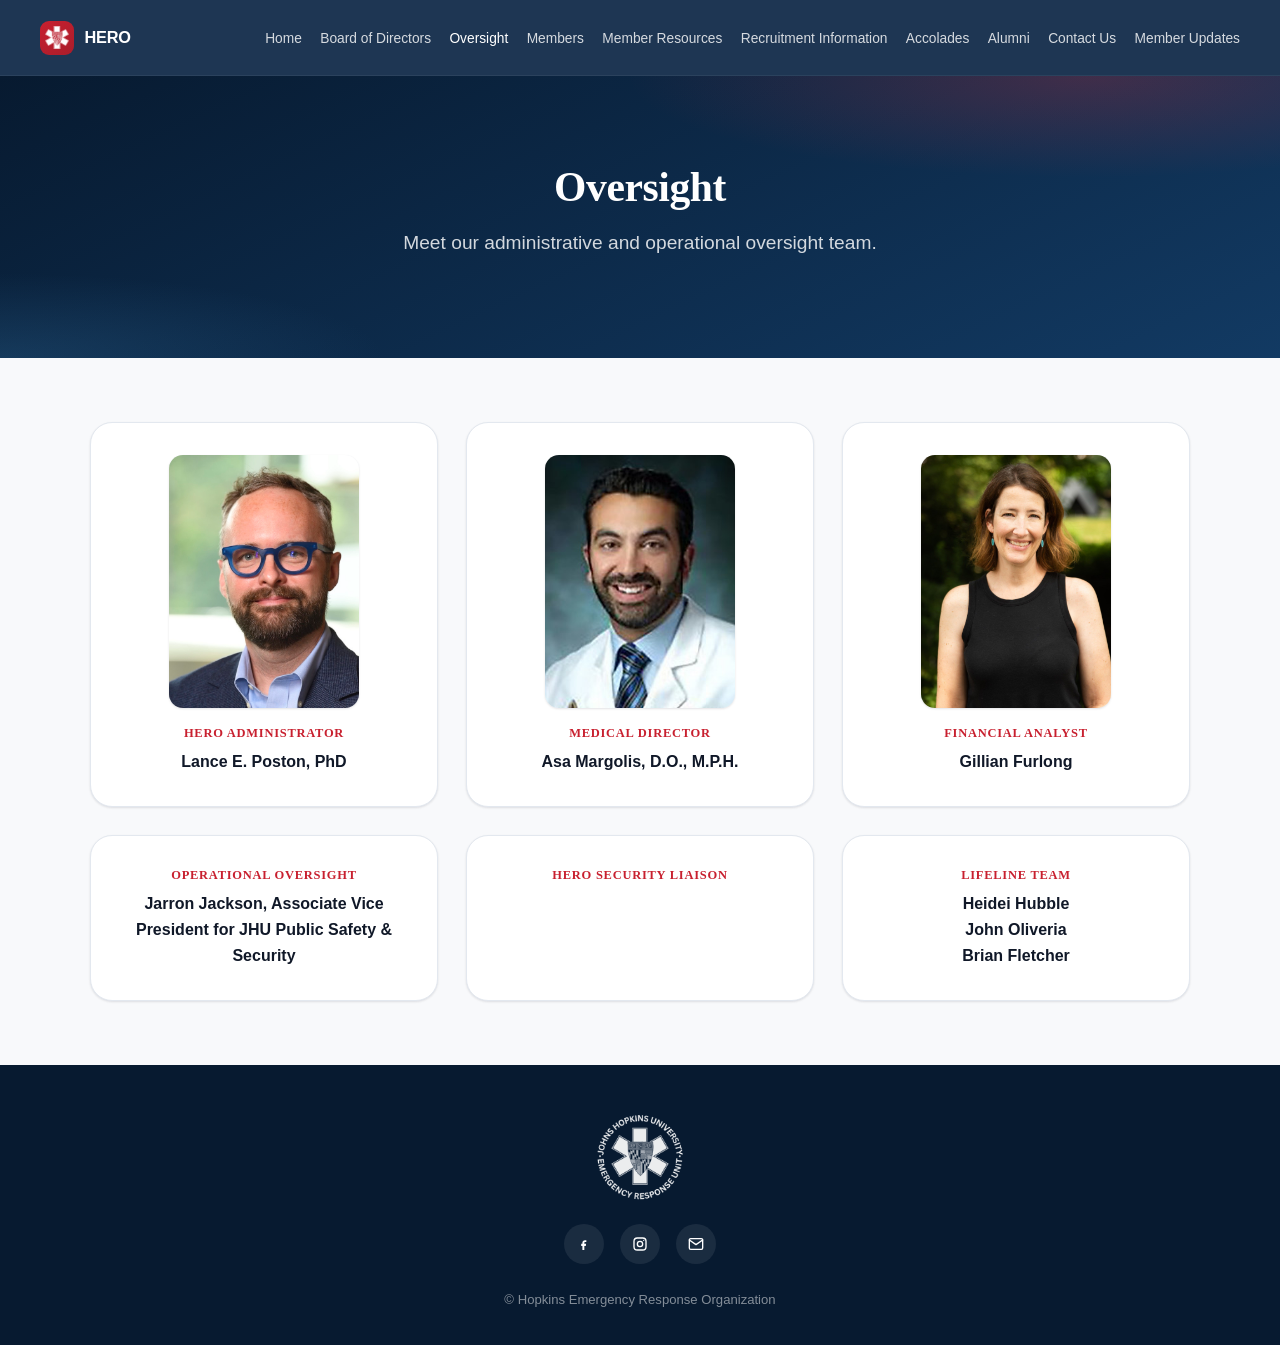
<file: oversight.html>
<!DOCTYPE html>
<html lang="en">
<head>
  <meta charset="utf-8" />
  <title>Oversight — Hopkins Emergency Response Organization</title>
  <meta name="viewport" content="width=device-width, initial-scale=1" />
    <link rel="icon" type="image/png" sizes="32x32" href="images/favicon-32.png" />
  <link rel="icon" href="favicon.ico" sizes="any" />
  <link rel="apple-touch-icon" href="images/apple-touch-icon.png" />
  <link rel="stylesheet" href="assets/css/site.css" />
</head>
<body>

  <!-- Header -->
  <header class="site-header">
    <div class="container">
      <a href="index.html" class="brand">
        <span class="mark"><img src="images/HERO-mark-white.png" alt="" width="26" height="26" /></span>
        <span class="brand-full">Hopkins Emergency Response Organization</span><span class="brand-short">HERO</span>
      </a>
      <button class="nav-toggle" type="button" aria-label="Toggle menu" aria-expanded="false">
        <svg viewBox="0 0 24 24" fill="none" stroke="currentColor" stroke-width="2" stroke-linecap="round"><line x1="3" y1="6" x2="21" y2="6"/><line x1="3" y1="12" x2="21" y2="12"/><line x1="3" y1="18" x2="21" y2="18"/></svg>
      </button>
      <nav class="site-nav">
        <ul>
          <li><a href="index.html">Home</a></li>
          <li><a href="board.html">Board of Directors</a></li>
          <li><a href="oversight.html" class="is-active">Oversight</a></li>
          <li><a href="members.html">Members</a></li>
          <li><a href="resources.html">Member Resources</a></li>
          <li><a href="recruitment.html">Recruitment Information</a></li>
          <li><a href="accolades.html">Accolades</a></li>
          <li><a href="alumni.html">Alumni</a></li>
          <li><a href="contact.html">Contact Us</a></li>
          <li><a href="updates.html">Member Updates</a></li>
        </ul>
      </nav>
    </div>
  </header>

  <!-- Hero -->
  <section class="hero hero-compact">
    <div class="container">
      <h1>Oversight</h1>
      <p class="lede">Meet our administrative and operational oversight team.</p>
    </div>
  </section>

  <!-- Team -->
  <section class="section">
    <div class="container">
      <div class="card-grid">

        <div class="card team-card">
          <div class="person-photo"><img loading="lazy" decoding="async" src="images/Lance Poston.jpg" alt="Lance E. Poston, PhD"></div>
          <h3>HERO Administrator</h3>
          <p>Lance E. Poston, PhD</p>
        </div>

        <div class="card team-card">
          <div class="person-photo"><img loading="lazy" decoding="async" src="images/Dr. Asa Margolis.jpg" alt="Asa Margolis, D.O., M.P.H."></div>
          <h3>Medical Director</h3>
          <p>Asa Margolis, D.O., M.P.H.</p>
        </div>

        <div class="card team-card">
          <div class="person-photo"><img loading="lazy" decoding="async" src="images/Gillian Furlong.jpg" alt="Gillian Furlong"></div>
          <h3>Financial Analyst</h3>
          <p>Gillian Furlong</p>
        </div>

        <div class="card team-card">
          <h3>Operational Oversight</h3>
          <p>Jarron Jackson, Associate Vice President for JHU Public Safety &amp; Security</p>
        </div>

        <div class="card team-card">
          <h3>HERO Security Liaison</h3>
          <p></p>
        </div>

        <div class="card team-card">
          <h3>Lifeline Team</h3>
          <p>Heidei Hubble<br>John Oliveria<br>Brian Fletcher</p>
        </div>

      </div>
    </div>
  </section>

  <!-- Footer -->
  <footer class="site-footer">
    <div class="container">
      <img class="footer-seal" src="images/HERO-seal-white.png" alt="Johns Hopkins University Emergency Response Unit seal" width="88" height="88" />
      <ul class="foot-icons">
        <li><a href="https://www.facebook.com/JohnsHopkinsHERO/" aria-label="Facebook"><svg viewBox="0 0 24 24" fill="currentColor" style="width:1em;height:1em;vertical-align:-0.125em;display:inline-block;"><path d="M13.5 9H15.5V6.2h-2C11.2 6.2 9.6 7.8 9.6 10v1.8H7.8V15H9.6v6h2.9v-6h2.2l.4-3.2h-2.6v-1.5c0-.8.3-1.3 1-1.3z"/></svg></a></li>
        <li><a href="https://www.instagram.com/jhu_hero/" aria-label="Instagram"><svg viewBox="0 0 24 24" fill="none" stroke="currentColor" stroke-width="2" style="width:1em;height:1em;vertical-align:-0.125em;display:inline-block;"><rect x="3" y="3" width="18" height="18" rx="5"/><circle cx="12" cy="12" r="4"/><circle cx="17.5" cy="6.5" r="1" fill="currentColor" stroke="none"/></svg></a></li>
        <li><a href="mailto:hero_captain@jhu.edu" aria-label="Email"><svg viewBox="0 0 24 24" fill="none" stroke="currentColor" stroke-width="2" stroke-linecap="round" stroke-linejoin="round" style="width:1em;height:1em;vertical-align:-0.125em;display:inline-block;"><rect x="2" y="4" width="20" height="16" rx="2"/><path d="m22 6-10 7L2 6"/></svg></a></li>
      </ul>
      <ul class="copyright">
        <li>&copy; Hopkins Emergency Response Organization</li>
      </ul>
    </div>
  </footer>

  <script src="assets/js/site.js"></script>
</body>
</html>
</file>
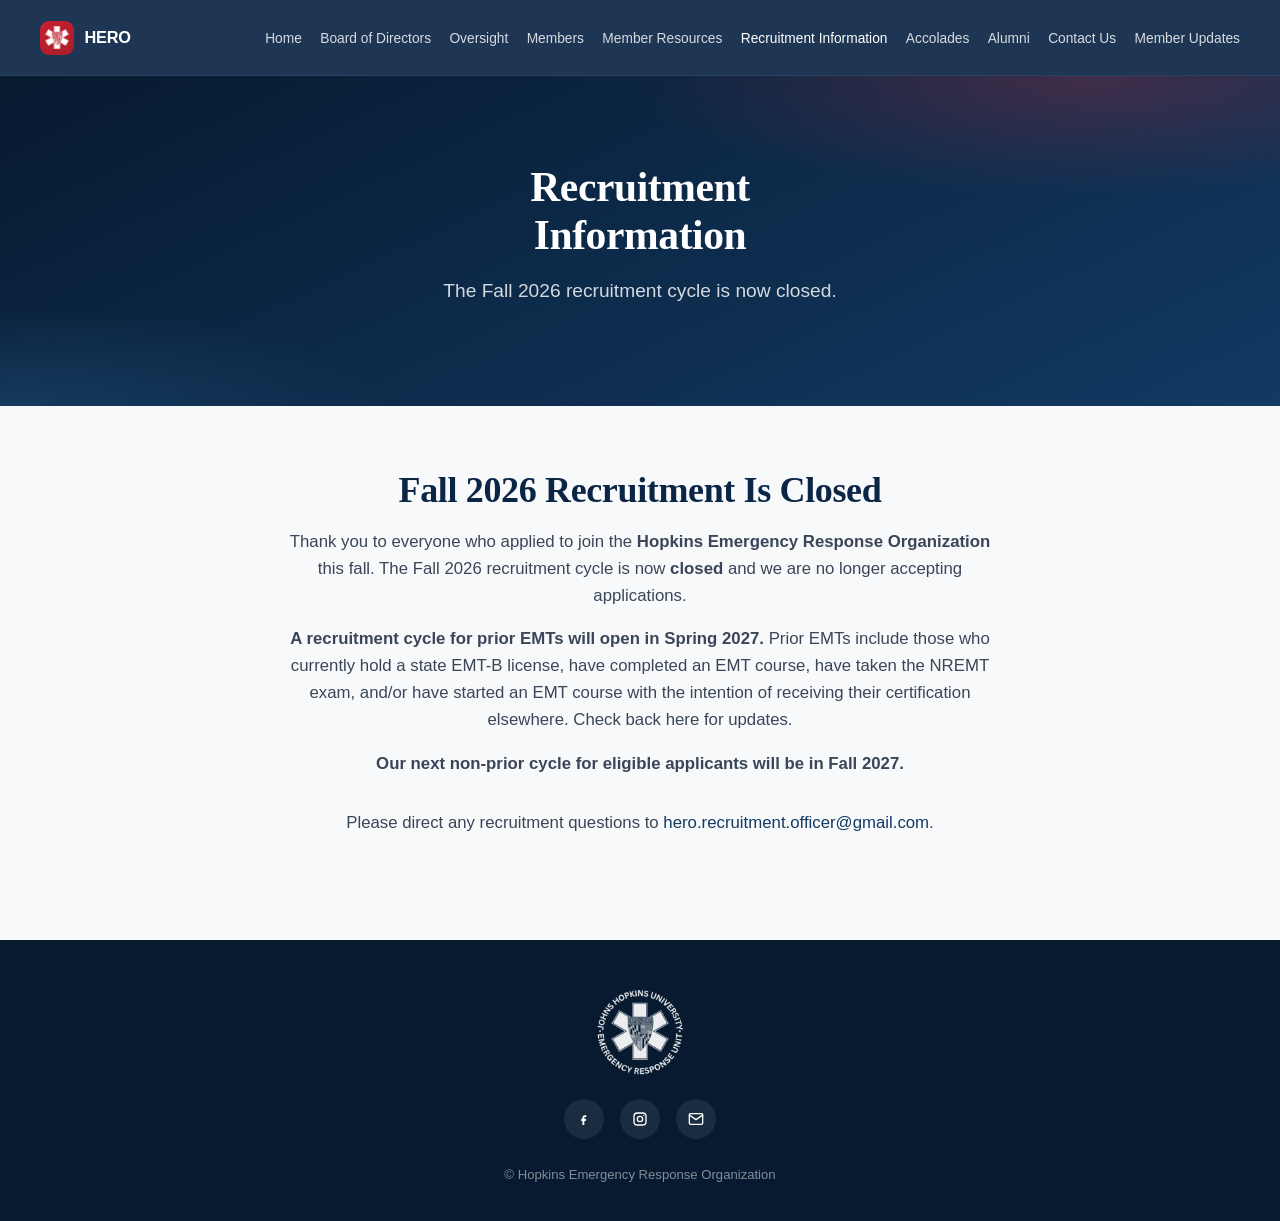
<file: recruitment.html>
<!DOCTYPE html>
<html lang="en">
<head>
  <meta charset="utf-8" />
  <title>Recruitment Information — Hopkins Emergency Response Organization</title>
  <meta name="viewport" content="width=device-width, initial-scale=1" />
    <link rel="icon" type="image/png" sizes="32x32" href="images/favicon-32.png" />
  <link rel="icon" href="favicon.ico" sizes="any" />
  <link rel="apple-touch-icon" href="images/apple-touch-icon.png" />
  <link rel="stylesheet" href="assets/css/site.css" />
</head>
<body>

  <!-- Header -->
  <header class="site-header">
    <div class="container">
      <a href="index.html" class="brand">
        <span class="mark"><img src="images/HERO-mark-white.png" alt="" width="26" height="26" /></span>
        <span class="brand-full">Hopkins Emergency Response Organization</span><span class="brand-short">HERO</span>
      </a>
      <button class="nav-toggle" type="button" aria-label="Toggle menu" aria-expanded="false">
        <svg viewBox="0 0 24 24" fill="none" stroke="currentColor" stroke-width="2" stroke-linecap="round"><line x1="3" y1="6" x2="21" y2="6"/><line x1="3" y1="12" x2="21" y2="12"/><line x1="3" y1="18" x2="21" y2="18"/></svg>
      </button>
      <nav class="site-nav">
        <ul>
          <li><a href="index.html">Home</a></li>
          <li><a href="board.html">Board of Directors</a></li>
          <li><a href="oversight.html">Oversight</a></li>
          <li><a href="members.html">Members</a></li>
          <li><a href="resources.html">Member Resources</a></li>
          <li><a href="recruitment.html" class="is-active">Recruitment Information</a></li>
          <li><a href="accolades.html">Accolades</a></li>
          <li><a href="alumni.html">Alumni</a></li>
          <li><a href="contact.html">Contact Us</a></li>
          <li><a href="updates.html">Member Updates</a></li>
        </ul>
      </nav>
    </div>
  </header>

  <!-- Hero -->
  <section class="hero hero-compact">
    <div class="container">
      <h1>Recruitment Information</h1>
      <p class="lede">The Fall 2026 recruitment cycle is now closed.</p>
    </div>
  </section>

  <!-- Recruitment status -->
  <section class="section">
    <div class="container">
      <div class="section-head center">
        <h2>Fall 2026 Recruitment Is Closed</h2>
        <p>
          Thank you to everyone who applied to join the <strong>Hopkins Emergency Response Organization</strong> this fall.
          The Fall 2026 recruitment cycle is now <strong>closed</strong> and we are no longer accepting applications.
        </p>
        <p>
          <strong>A recruitment cycle for prior EMTs will open in Spring 2027.</strong> Prior EMTs include those who currently hold a
          state EMT-B license, have completed an EMT course, have taken the NREMT exam, and/or have started an EMT course with
          the intention of receiving their certification elsewhere. Check back here for updates.
        </p>
        <p>
          <strong>Our next non-prior cycle for eligible applicants will be in Fall 2027.</strong>
        </p>

        <!-- Reopen for the next cycle by uncommenting the buttons below and updating the text above.
        <div class="btn-group center">
          <a href="https://docs.google.com/presentation/d/1bxfjnRgMKKhdd-EkDPghX6PAAMiuxIgIZXoEYKeYM-A/edit?slide=id.p#slide=id.p" class="btn btn-primary" target="_blank" rel="noopener">Recruitment Information</a>
          <a href="https://docs.google.com/forms/d/e/1FAIpQLSf6qJMbxgDl14PaUmXVWJNUL_u2aiwe3KSv6xYXYsuUz22rXQ/viewform" class="btn btn-primary" target="_blank" rel="noopener">Non-prior EMT Application</a>
          <a href="https://docs.google.com/forms/d/e/1FAIpQLSey1ZdT477BcU1ePTkQW_adag8R-Ef7mOgpVXOUPxoVr49Jkg/viewform" class="btn btn-primary" target="_blank" rel="noopener">Prior EMT Application</a>
        </div>
        -->

        <p style="margin-top:2rem;">
          Please direct any recruitment questions to
          <a href="mailto:hero.recruitment.officer@gmail.com">hero.recruitment.officer@gmail.com</a>.
        </p>
      </div>
    </div>
  </section>

  <!-- Footer -->
  <footer class="site-footer">
    <div class="container">
      <img class="footer-seal" src="images/HERO-seal-white.png" alt="Johns Hopkins University Emergency Response Unit seal" width="88" height="88" />
      <ul class="foot-icons">
        <li><a href="https://www.facebook.com/JohnsHopkinsHERO/" aria-label="Facebook"><svg viewBox="0 0 24 24" fill="currentColor" style="width:1em;height:1em;vertical-align:-0.125em;display:inline-block;"><path d="M13.5 9H15.5V6.2h-2C11.2 6.2 9.6 7.8 9.6 10v1.8H7.8V15H9.6v6h2.9v-6h2.2l.4-3.2h-2.6v-1.5c0-.8.3-1.3 1-1.3z"/></svg></a></li>
        <li><a href="https://www.instagram.com/jhu_hero/" aria-label="Instagram"><svg viewBox="0 0 24 24" fill="none" stroke="currentColor" stroke-width="2" style="width:1em;height:1em;vertical-align:-0.125em;display:inline-block;"><rect x="3" y="3" width="18" height="18" rx="5"/><circle cx="12" cy="12" r="4"/><circle cx="17.5" cy="6.5" r="1" fill="currentColor" stroke="none"/></svg></a></li>
        <li><a href="mailto:hero_captain@jhu.edu" aria-label="Email"><svg viewBox="0 0 24 24" fill="none" stroke="currentColor" stroke-width="2" stroke-linecap="round" stroke-linejoin="round" style="width:1em;height:1em;vertical-align:-0.125em;display:inline-block;"><rect x="2" y="4" width="20" height="16" rx="2"/><path d="m22 6-10 7L2 6"/></svg></a></li>
      </ul>
      <ul class="copyright">
        <li>&copy; Hopkins Emergency Response Organization</li>
      </ul>
    </div>
  </footer>

  <script src="assets/js/site.js"></script>
</body>
</html>
</file>
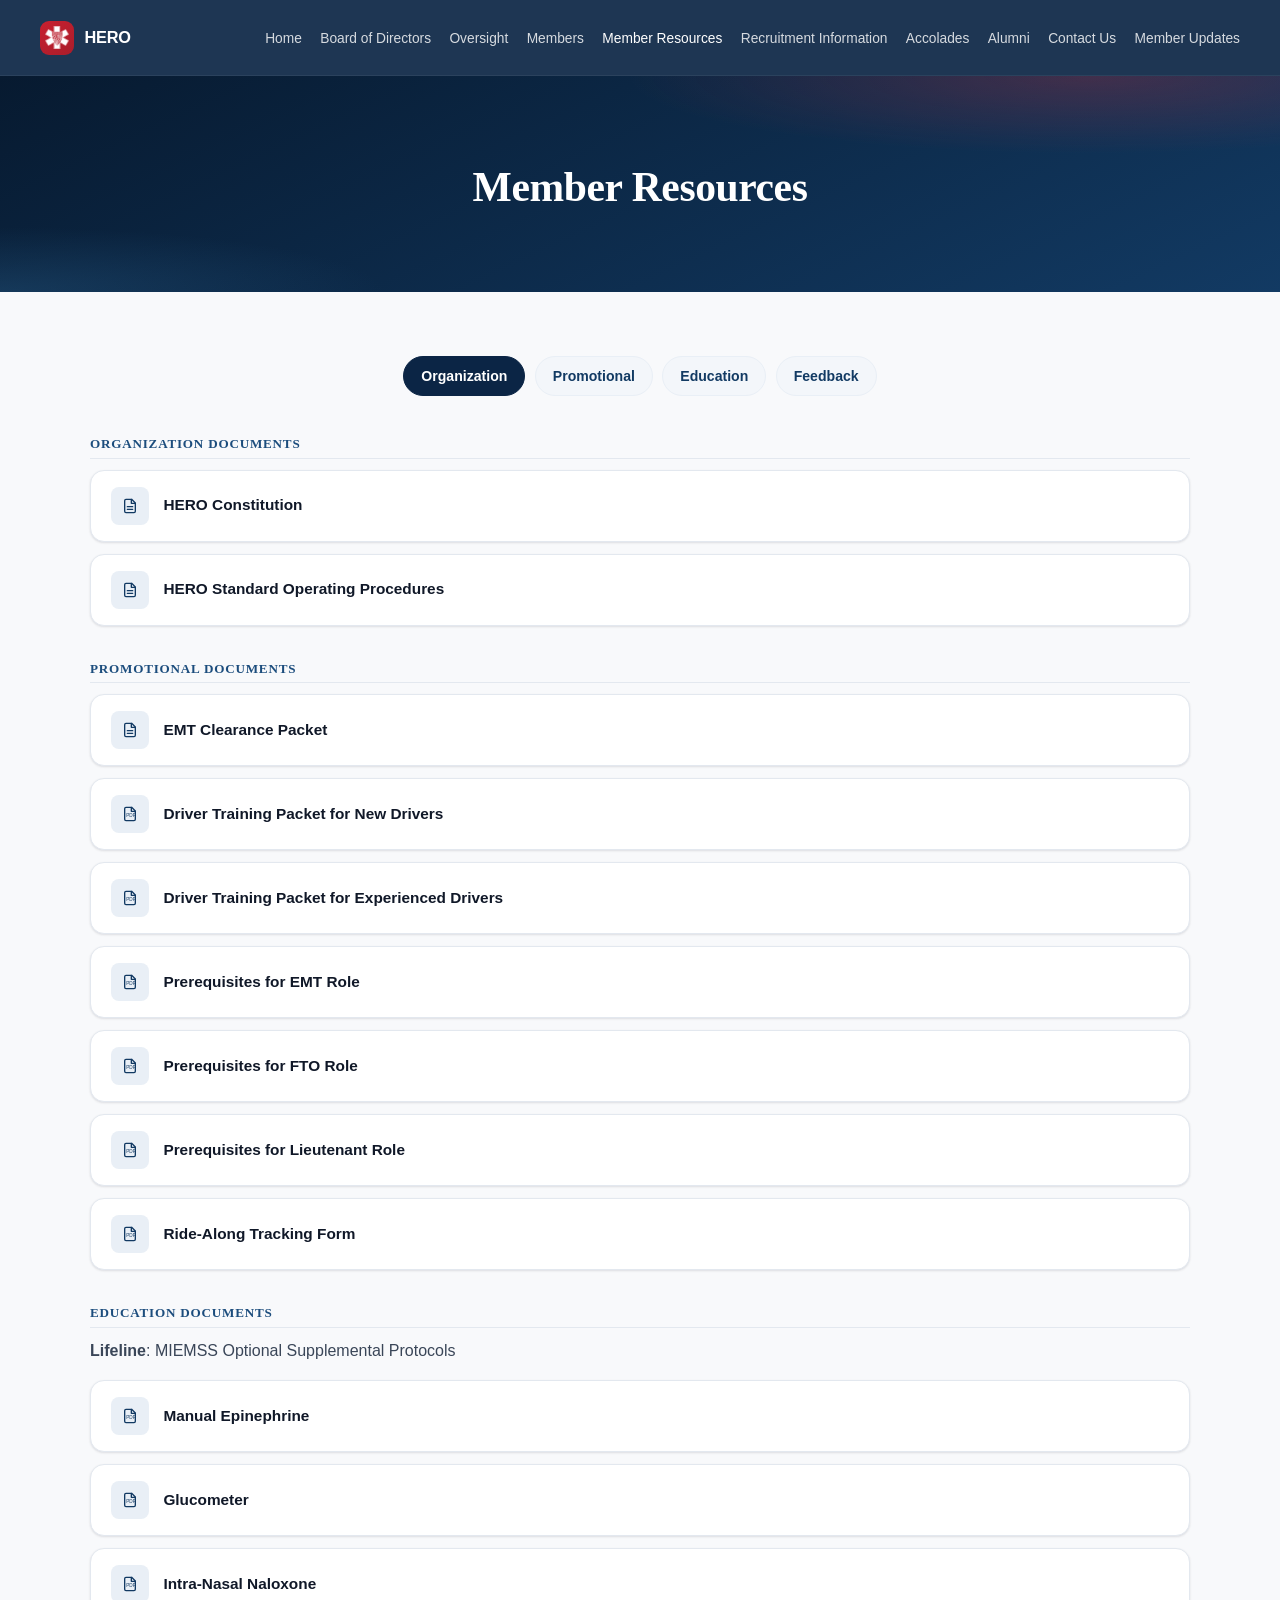
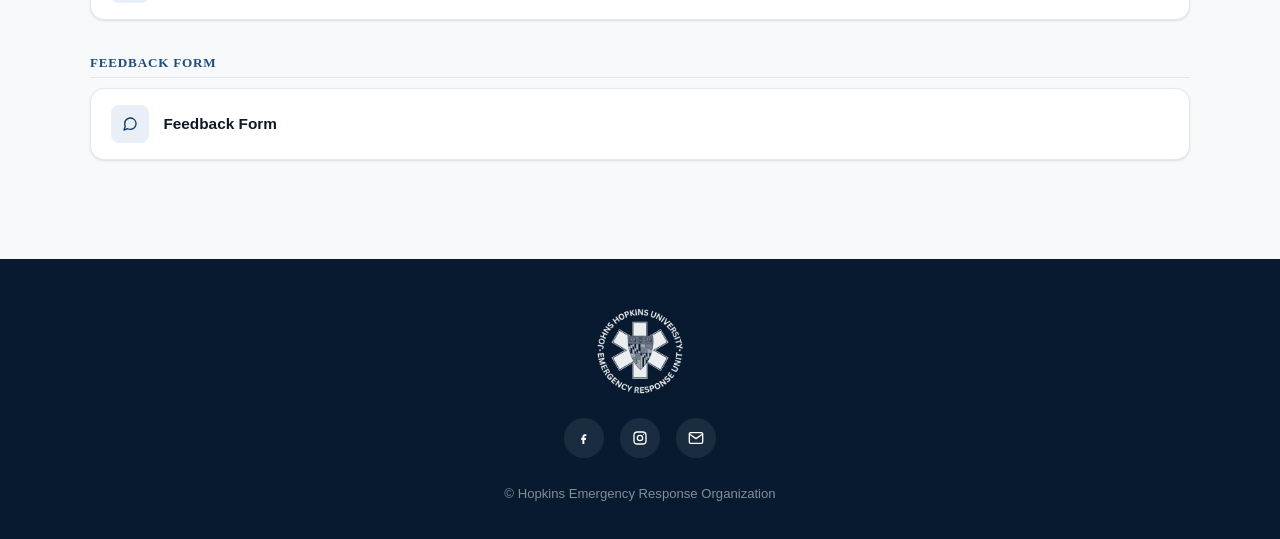
<file: resources.html>
<!DOCTYPE html>
<html lang="en">
<head>
  <meta charset="utf-8" />
  <title>Member Resources — Hopkins Emergency Response Organization</title>
  <meta name="viewport" content="width=device-width, initial-scale=1" />
    <link rel="icon" type="image/png" sizes="32x32" href="images/favicon-32.png" />
  <link rel="icon" href="favicon.ico" sizes="any" />
  <link rel="apple-touch-icon" href="images/apple-touch-icon.png" />
  <link rel="stylesheet" href="assets/css/site.css" />
</head>
<body>

  <!-- Header -->
  <header class="site-header">
    <div class="container">
      <a href="index.html" class="brand">
        <span class="mark"><img src="images/HERO-mark-white.png" alt="" width="26" height="26" /></span>
        <span class="brand-full">Hopkins Emergency Response Organization</span><span class="brand-short">HERO</span>
      </a>
      <button class="nav-toggle" type="button" aria-label="Toggle menu" aria-expanded="false">
        <svg viewBox="0 0 24 24" fill="none" stroke="currentColor" stroke-width="2" stroke-linecap="round"><line x1="3" y1="6" x2="21" y2="6"/><line x1="3" y1="12" x2="21" y2="12"/><line x1="3" y1="18" x2="21" y2="18"/></svg>
      </button>
      <nav class="site-nav">
        <ul>
          <li><a href="index.html">Home</a></li>
          <li><a href="board.html">Board of Directors</a></li>
          <li><a href="oversight.html">Oversight</a></li>
          <li><a href="members.html">Members</a></li>
          <li><a href="resources.html" class="is-active">Member Resources</a></li>
          <li><a href="recruitment.html">Recruitment Information</a></li>
          <li><a href="accolades.html">Accolades</a></li>
          <li><a href="alumni.html">Alumni</a></li>
          <li><a href="contact.html">Contact Us</a></li>
          <li><a href="updates.html">Member Updates</a></li>
        </ul>
      </nav>
    </div>
  </header>

  <!-- Hero -->
  <section class="hero hero-compact">
    <div class="container">
      <h1>Member Resources</h1>
    </div>
  </section>

  <section class="section">
    <div class="container">
      <nav class="tab-nav">
        <a href="#members">Organization</a>
        <a href="#personnel">Promotional</a>
        <a href="#education">Education</a>
        <a href="#feedback">Feedback</a>
      </nav>

      <article id="members" class="class-group">
        <h4>Organization Documents</h4>
        <ul class="doc-list">
          <li class="doc-tile">
            <span class="doc-icon"><svg viewBox="0 0 24 24" fill="none" stroke="currentColor" stroke-width="2" stroke-linecap="round" stroke-linejoin="round" style="width:1em;height:1em;vertical-align:-0.125em;display:inline-block;"><path d="M14.5 2H6a2 2 0 0 0-2 2v16a2 2 0 0 0 2 2h12a2 2 0 0 0 2-2V7.5L14.5 2z"/><polyline points="14 2 14 8 20 8"/><line x1="16" y1="13" x2="8" y2="13"/><line x1="16" y1="17" x2="8" y2="17"/></svg></span>
            <a href="https://docs.google.com/document/d/1sVnzcdU5unLkhfFlTFcwZFBhKFH8kXKX/edit?usp=sharing&ouid=110819169797991332200&rtpof=true&sd=true" target="_blank" rel="noopener">HERO Constitution</a>
          </li>
          <li class="doc-tile">
            <span class="doc-icon"><svg viewBox="0 0 24 24" fill="none" stroke="currentColor" stroke-width="2" stroke-linecap="round" stroke-linejoin="round" style="width:1em;height:1em;vertical-align:-0.125em;display:inline-block;"><path d="M14.5 2H6a2 2 0 0 0-2 2v16a2 2 0 0 0 2 2h12a2 2 0 0 0 2-2V7.5L14.5 2z"/><polyline points="14 2 14 8 20 8"/><line x1="16" y1="13" x2="8" y2="13"/><line x1="16" y1="17" x2="8" y2="17"/></svg></span>
            <a href="https://docs.google.com/document/d/18rPBzX9EERKSOD_K-9Q5KQs2MTKiWdXi/edit?usp=sharing&ouid=110819169797991332200&rtpof=true&sd=true" target="_blank" rel="noopener">HERO Standard Operating Procedures</a>
          </li>
        </ul>
      </article>

      <article id="personnel" class="class-group">
        <h4>Promotional Documents</h4>
        <ul class="doc-list">
          <li class="doc-tile">
            <span class="doc-icon"><svg viewBox="0 0 24 24" fill="none" stroke="currentColor" stroke-width="2" stroke-linecap="round" stroke-linejoin="round" style="width:1em;height:1em;vertical-align:-0.125em;display:inline-block;"><path d="M14.5 2H6a2 2 0 0 0-2 2v16a2 2 0 0 0 2 2h12a2 2 0 0 0 2-2V7.5L14.5 2z"/><polyline points="14 2 14 8 20 8"/><line x1="16" y1="13" x2="8" y2="13"/><line x1="16" y1="17" x2="8" y2="17"/></svg></span>
            <a href="https://docs.google.com/document/d/188crKgNeUdhR6o5usPe38GKJOF4BfIxwrlFT5T_m904/edit" target="_blank" rel="noopener">EMT Clearance Packet</a>
          </li>
          <li class="doc-tile">
            <span class="doc-icon"><svg viewBox="0 0 24 24" fill="none" stroke="currentColor" stroke-width="2" stroke-linecap="round" stroke-linejoin="round" style="width:1em;height:1em;vertical-align:-0.125em;display:inline-block;"><path d="M14.5 2H6a2 2 0 0 0-2 2v16a2 2 0 0 0 2 2h12a2 2 0 0 0 2-2V7.5L14.5 2z"/><polyline points="14 2 14 8 20 8"/><text x="6.3" y="17" font-size="7" font-family="Arial" stroke="none" fill="currentColor">PDF</text></svg></span>
            <a href="documents/Driver Training Packet for New Drivers.pdf" target="_blank" rel="noopener">Driver Training Packet for New Drivers</a>
          </li>
          <li class="doc-tile">
            <span class="doc-icon"><svg viewBox="0 0 24 24" fill="none" stroke="currentColor" stroke-width="2" stroke-linecap="round" stroke-linejoin="round" style="width:1em;height:1em;vertical-align:-0.125em;display:inline-block;"><path d="M14.5 2H6a2 2 0 0 0-2 2v16a2 2 0 0 0 2 2h12a2 2 0 0 0 2-2V7.5L14.5 2z"/><polyline points="14 2 14 8 20 8"/><text x="6.3" y="17" font-size="7" font-family="Arial" stroke="none" fill="currentColor">PDF</text></svg></span>
            <a href="documents/Driver Training Packet for Experienced Drivers.pdf" target="_blank" rel="noopener">Driver Training Packet for Experienced Drivers</a>
          </li>
          <li class="doc-tile">
            <span class="doc-icon"><svg viewBox="0 0 24 24" fill="none" stroke="currentColor" stroke-width="2" stroke-linecap="round" stroke-linejoin="round" style="width:1em;height:1em;vertical-align:-0.125em;display:inline-block;"><path d="M14.5 2H6a2 2 0 0 0-2 2v16a2 2 0 0 0 2 2h12a2 2 0 0 0 2-2V7.5L14.5 2z"/><polyline points="14 2 14 8 20 8"/><text x="6.3" y="17" font-size="7" font-family="Arial" stroke="none" fill="currentColor">PDF</text></svg></span>
            <a href="documents/Prerequisites for EMT Role (2019).pdf" target="_blank" rel="noopener">Prerequisites for EMT Role</a>
          </li>
          <li class="doc-tile">
            <span class="doc-icon"><svg viewBox="0 0 24 24" fill="none" stroke="currentColor" stroke-width="2" stroke-linecap="round" stroke-linejoin="round" style="width:1em;height:1em;vertical-align:-0.125em;display:inline-block;"><path d="M14.5 2H6a2 2 0 0 0-2 2v16a2 2 0 0 0 2 2h12a2 2 0 0 0 2-2V7.5L14.5 2z"/><polyline points="14 2 14 8 20 8"/><text x="6.3" y="17" font-size="7" font-family="Arial" stroke="none" fill="currentColor">PDF</text></svg></span>
            <a href="documents/Prerequisites for FTO Role (2019).pdf" target="_blank" rel="noopener">Prerequisites for FTO Role</a>
          </li>
          <li class="doc-tile">
            <span class="doc-icon"><svg viewBox="0 0 24 24" fill="none" stroke="currentColor" stroke-width="2" stroke-linecap="round" stroke-linejoin="round" style="width:1em;height:1em;vertical-align:-0.125em;display:inline-block;"><path d="M14.5 2H6a2 2 0 0 0-2 2v16a2 2 0 0 0 2 2h12a2 2 0 0 0 2-2V7.5L14.5 2z"/><polyline points="14 2 14 8 20 8"/><text x="6.3" y="17" font-size="7" font-family="Arial" stroke="none" fill="currentColor">PDF</text></svg></span>
            <a href="documents/Prerequisites for Lt Role (2019).pdf" target="_blank" rel="noopener">Prerequisites for Lieutenant Role</a>
          </li>
          <li class="doc-tile">
            <span class="doc-icon"><svg viewBox="0 0 24 24" fill="none" stroke="currentColor" stroke-width="2" stroke-linecap="round" stroke-linejoin="round" style="width:1em;height:1em;vertical-align:-0.125em;display:inline-block;"><path d="M14.5 2H6a2 2 0 0 0-2 2v16a2 2 0 0 0 2 2h12a2 2 0 0 0 2-2V7.5L14.5 2z"/><polyline points="14 2 14 8 20 8"/><text x="6.3" y="17" font-size="7" font-family="Arial" stroke="none" fill="currentColor">PDF</text></svg></span>
            <a href="documents/Ride-Alongs Tracking Sheet.pdf" target="_blank" rel="noopener">Ride-Along Tracking Form</a>
          </li>
        </ul>
      </article>

      <article id="education" class="class-group">
        <h4>Education Documents</h4>
        <p style="margin-bottom:1rem;"><strong>Lifeline</strong>: MIEMSS Optional Supplemental Protocols</p>
        <ul class="doc-list">
          <li class="doc-tile">
            <span class="doc-icon"><svg viewBox="0 0 24 24" fill="none" stroke="currentColor" stroke-width="2" stroke-linecap="round" stroke-linejoin="round" style="width:1em;height:1em;vertical-align:-0.125em;display:inline-block;"><path d="M14.5 2H6a2 2 0 0 0-2 2v16a2 2 0 0 0 2 2h12a2 2 0 0 0 2-2V7.5L14.5 2z"/><polyline points="14 2 14 8 20 8"/><text x="6.3" y="17" font-size="7" font-family="Arial" stroke="none" fill="currentColor">PDF</text></svg></span>
            <a href="documents/Epinephrine Protocol Training.pdf" target="_blank" rel="noopener">Manual Epinephrine</a>
          </li>
          <li class="doc-tile">
            <span class="doc-icon"><svg viewBox="0 0 24 24" fill="none" stroke="currentColor" stroke-width="2" stroke-linecap="round" stroke-linejoin="round" style="width:1em;height:1em;vertical-align:-0.125em;display:inline-block;"><path d="M14.5 2H6a2 2 0 0 0-2 2v16a2 2 0 0 0 2 2h12a2 2 0 0 0 2-2V7.5L14.5 2z"/><polyline points="14 2 14 8 20 8"/><text x="6.3" y="17" font-size="7" font-family="Arial" stroke="none" fill="currentColor">PDF</text></svg></span>
            <a href="documents/Glucometer Protocol Training.pdf" target="_blank" rel="noopener">Glucometer</a>
          </li>
          <li class="doc-tile">
            <span class="doc-icon"><svg viewBox="0 0 24 24" fill="none" stroke="currentColor" stroke-width="2" stroke-linecap="round" stroke-linejoin="round" style="width:1em;height:1em;vertical-align:-0.125em;display:inline-block;"><path d="M14.5 2H6a2 2 0 0 0-2 2v16a2 2 0 0 0 2 2h12a2 2 0 0 0 2-2V7.5L14.5 2z"/><polyline points="14 2 14 8 20 8"/><text x="6.3" y="17" font-size="7" font-family="Arial" stroke="none" fill="currentColor">PDF</text></svg></span>
            <a href="documents/Narcan Protocol Training.pdf" target="_blank" rel="noopener">Intra-Nasal Naloxone</a>
          </li>
        </ul>
      </article>

      <article id="feedback" class="class-group">
        <h4>Feedback Form</h4>
        <ul class="doc-list">
          <li class="doc-tile">
            <span class="doc-icon"><svg viewBox="0 0 24 24" fill="none" stroke="currentColor" stroke-width="2" stroke-linecap="round" stroke-linejoin="round" style="width:1em;height:1em;vertical-align:-0.125em;display:inline-block;"><path d="M21 11.5a8.38 8.38 0 0 1-.9 3.8 8.5 8.5 0 0 1-7.6 4.7 8.38 8.38 0 0 1-3.8-.9L3 21l1.9-5.7a8.38 8.38 0 0 1-.9-3.8 8.5 8.5 0 0 1 4.7-7.6 8.38 8.38 0 0 1 3.8-.9h.5a8.48 8.48 0 0 1 8 8v.5z"/></svg></span>
            <a href="https://docs.google.com/forms/d/e/1FAIpQLSfNgofghsIZZnO0jATqCWTaLlJvg459HEkPEvUpUU5eQV1ntw/viewform" target="_blank" rel="noopener">Feedback Form</a>
          </li>
        </ul>
      </article>
    </div>
  </section>

  <!-- Footer -->
  <footer class="site-footer">
    <div class="container">
      <img class="footer-seal" src="images/HERO-seal-white.png" alt="Johns Hopkins University Emergency Response Unit seal" width="88" height="88" />
      <ul class="foot-icons">
        <li><a href="https://www.facebook.com/JohnsHopkinsHERO/" aria-label="Facebook"><svg viewBox="0 0 24 24" fill="currentColor" style="width:1em;height:1em;vertical-align:-0.125em;display:inline-block;"><path d="M13.5 9H15.5V6.2h-2C11.2 6.2 9.6 7.8 9.6 10v1.8H7.8V15H9.6v6h2.9v-6h2.2l.4-3.2h-2.6v-1.5c0-.8.3-1.3 1-1.3z"/></svg></a></li>
        <li><a href="https://www.instagram.com/jhu_hero/" aria-label="Instagram"><svg viewBox="0 0 24 24" fill="none" stroke="currentColor" stroke-width="2" style="width:1em;height:1em;vertical-align:-0.125em;display:inline-block;"><rect x="3" y="3" width="18" height="18" rx="5"/><circle cx="12" cy="12" r="4"/><circle cx="17.5" cy="6.5" r="1" fill="currentColor" stroke="none"/></svg></a></li>
        <li><a href="mailto:hero_captain@jhu.edu" aria-label="Email"><svg viewBox="0 0 24 24" fill="none" stroke="currentColor" stroke-width="2" stroke-linecap="round" stroke-linejoin="round" style="width:1em;height:1em;vertical-align:-0.125em;display:inline-block;"><rect x="2" y="4" width="20" height="16" rx="2"/><path d="m22 6-10 7L2 6"/></svg></a></li>
      </ul>
      <ul class="copyright">
        <li>&copy; Hopkins Emergency Response Organization</li>
      </ul>
    </div>
  </footer>

  <script src="assets/js/site.js"></script>
</body>
</html>
</file>
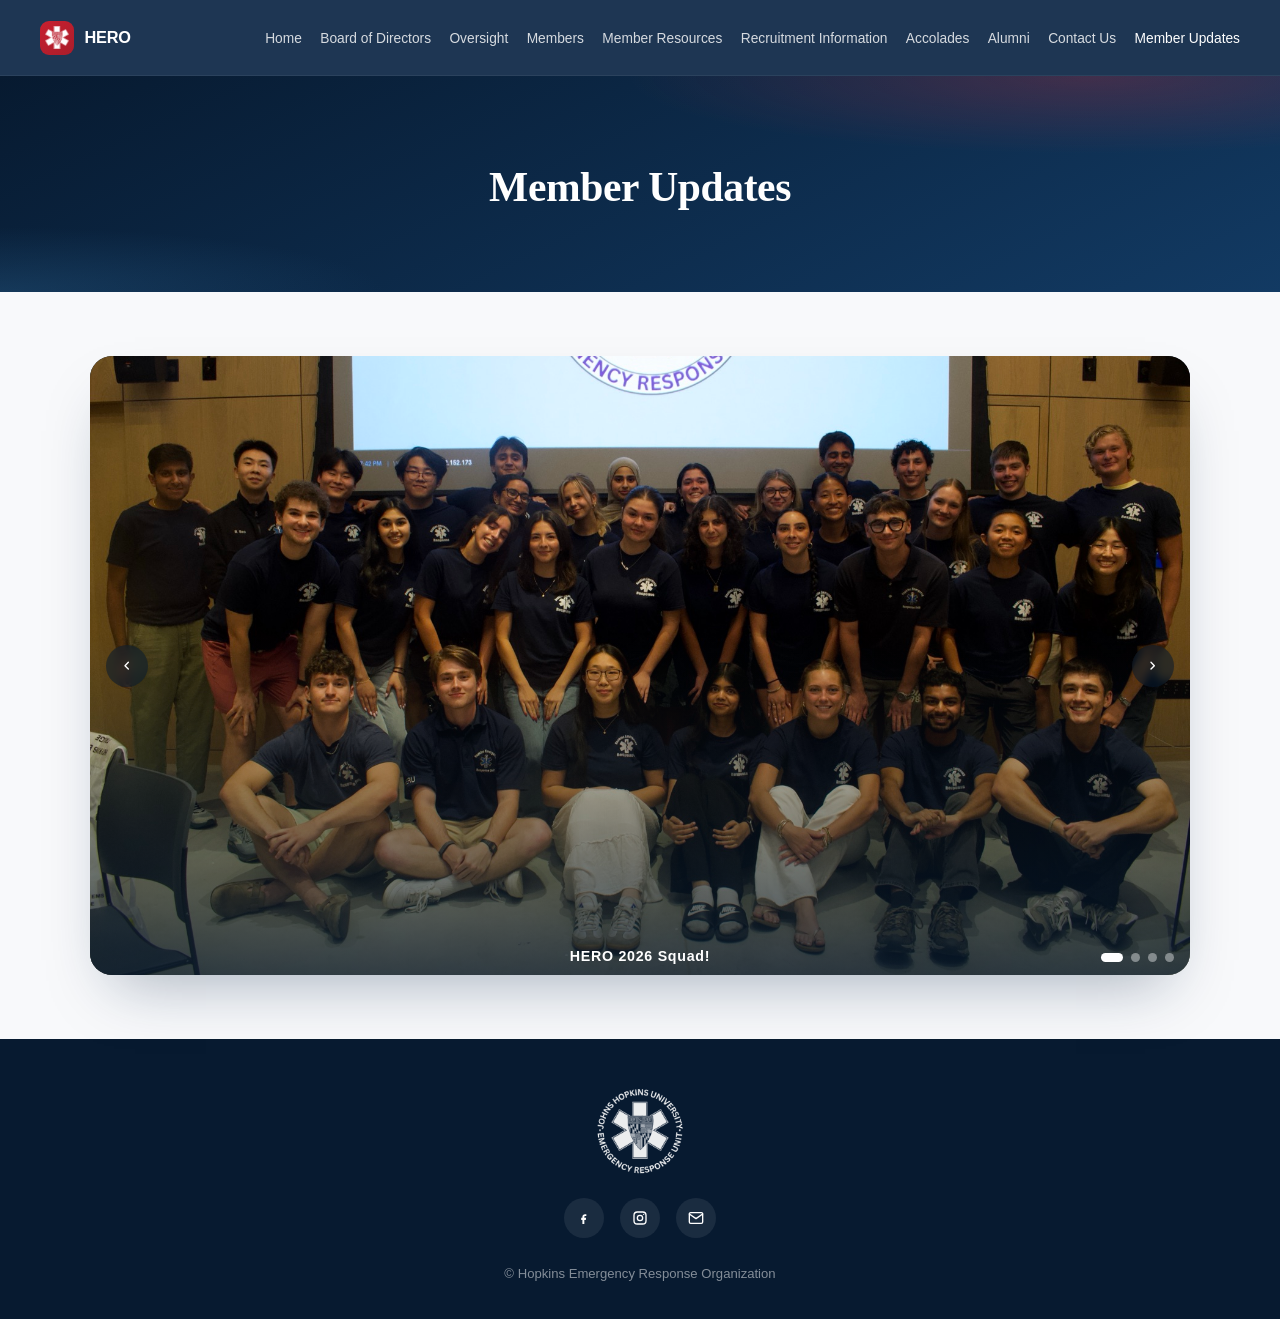
<file: updates.html>
<!DOCTYPE html>
<html lang="en">
<head>
  <meta charset="utf-8" />
  <title>Member Updates — Hopkins Emergency Response Organization</title>
  <meta name="viewport" content="width=device-width, initial-scale=1" />
    <link rel="icon" type="image/png" sizes="32x32" href="images/favicon-32.png" />
  <link rel="icon" href="favicon.ico" sizes="any" />
  <link rel="apple-touch-icon" href="images/apple-touch-icon.png" />
  <link rel="stylesheet" href="assets/css/site.css" />
</head>
<body>

  <!-- Header -->
  <header class="site-header">
    <div class="container">
      <a href="index.html" class="brand">
        <span class="mark"><img src="images/HERO-mark-white.png" alt="" width="26" height="26" /></span>
        <span class="brand-full">Hopkins Emergency Response Organization</span><span class="brand-short">HERO</span>
      </a>
      <button class="nav-toggle" type="button" aria-label="Toggle menu" aria-expanded="false">
        <svg viewBox="0 0 24 24" fill="none" stroke="currentColor" stroke-width="2" stroke-linecap="round"><line x1="3" y1="6" x2="21" y2="6"/><line x1="3" y1="12" x2="21" y2="12"/><line x1="3" y1="18" x2="21" y2="18"/></svg>
      </button>
      <nav class="site-nav">
        <ul>
          <li><a href="index.html">Home</a></li>
          <li><a href="board.html">Board of Directors</a></li>
          <li><a href="oversight.html">Oversight</a></li>
          <li><a href="members.html">Members</a></li>
          <li><a href="resources.html">Member Resources</a></li>
          <li><a href="recruitment.html">Recruitment Information</a></li>
          <li><a href="accolades.html">Accolades</a></li>
          <li><a href="alumni.html">Alumni</a></li>
          <li><a href="contact.html">Contact Us</a></li>
          <li><a href="updates.html" class="is-active">Member Updates</a></li>
        </ul>
      </nav>
    </div>
  </header>

  <!-- Hero -->
  <section class="hero hero-compact">
    <div class="container">
      <h1>Member Updates</h1>
    </div>
  </section>

  <!-- Carousel -->
  <section class="section">
    <div class="container">
      <div class="carousel" data-carousel data-autoplay="3000">
        <div class="carousel-track">
          <div class="carousel-slide">
            <img src="images/HERO-Group-Photo-2026.jpeg" alt="HERO 2026 Squad" style="object-position:center 70%;">
            <h1 class="carousel-caption">HERO 2026 Squad!</h1>
          </div>
          <div class="carousel-slide">
            <img src="images/2023HEROSQUAD.jpeg" alt="HERO 2023 Squad">
            <h1 class="carousel-caption">HERO 2023 Squad!</h1>
          </div>
          <div class="carousel-slide">
            <img src="images/2023hero.JPEG" alt="HERO 2024 Squad">
            <h1 class="carousel-caption">HERO 2024 Squad</h1>
          </div>
          <div class="carousel-slide">
            <img src="images/2023NEWCLASS.jpeg" alt="2024 New HERO Class">
            <h1 class="carousel-caption">2024 New HERO Class</h1>
          </div>
        </div>
        <div class="carousel-controls">
          <button type="button" class="carousel-btn" data-carousel-prev aria-label="Previous slide">
            <svg viewBox="0 0 24 24" fill="none" stroke="currentColor" stroke-width="2.5" stroke-linecap="round" stroke-linejoin="round" style="width:1em;height:1em;vertical-align:-0.125em;display:inline-block;"><polyline points="15 18 9 12 15 6"/></svg>
          </button>
          <button type="button" class="carousel-btn" data-carousel-next aria-label="Next slide">
            <svg viewBox="0 0 24 24" fill="none" stroke="currentColor" stroke-width="2.5" stroke-linecap="round" stroke-linejoin="round" style="width:1em;height:1em;vertical-align:-0.125em;display:inline-block;"><polyline points="9 18 15 12 9 6"/></svg>
          </button>
        </div>
        <div class="carousel-dots"></div>
      </div>
    </div>
  </section>

  <!-- Footer -->
  <footer class="site-footer">
    <div class="container">
      <img class="footer-seal" src="images/HERO-seal-white.png" alt="Johns Hopkins University Emergency Response Unit seal" width="88" height="88" />
      <ul class="foot-icons">
        <li><a href="https://www.facebook.com/JohnsHopkinsHERO/" aria-label="Facebook"><svg viewBox="0 0 24 24" fill="currentColor" style="width:1em;height:1em;vertical-align:-0.125em;display:inline-block;"><path d="M13.5 9H15.5V6.2h-2C11.2 6.2 9.6 7.8 9.6 10v1.8H7.8V15H9.6v6h2.9v-6h2.2l.4-3.2h-2.6v-1.5c0-.8.3-1.3 1-1.3z"/></svg></a></li>
        <li><a href="https://www.instagram.com/jhu_hero/" aria-label="Instagram"><svg viewBox="0 0 24 24" fill="none" stroke="currentColor" stroke-width="2" style="width:1em;height:1em;vertical-align:-0.125em;display:inline-block;"><rect x="3" y="3" width="18" height="18" rx="5"/><circle cx="12" cy="12" r="4"/><circle cx="17.5" cy="6.5" r="1" fill="currentColor" stroke="none"/></svg></a></li>
        <li><a href="mailto:hero_captain@jhu.edu" aria-label="Email"><svg viewBox="0 0 24 24" fill="none" stroke="currentColor" stroke-width="2" stroke-linecap="round" stroke-linejoin="round" style="width:1em;height:1em;vertical-align:-0.125em;display:inline-block;"><rect x="2" y="4" width="20" height="16" rx="2"/><path d="m22 6-10 7L2 6"/></svg></a></li>
      </ul>
      <ul class="copyright">
        <li>&copy; Hopkins Emergency Response Organization</li>
      </ul>
    </div>
  </footer>

  <script src="assets/js/site.js"></script>
</body>
</html>
</file>
<file: assets/css/site.css>
/* ==========================================================================
   HERO — Site Design System
   Hand-written stylesheet replacing the old HTML5UP "Spectral" template.
   ========================================================================== */

:root {
  /* Palette */
  --navy-950: #071a30;
  --navy-900: #0b2545;
  --navy-800: #123a63;
  --navy-700: #1c4d7d;
  --navy-600: #2b628f;
  --navy-100: #e9eff6;
  --navy-50:  #f3f6fa;

  --red-700: #a91d2b;
  --red-600: #c8202f;
  --red-500: #d9313f;
  --red-100: #fbe7e8;

  --gold-500: #f5b83d;
  --gold-400: #f8c963;

  --ink: #101828;
  --ink-soft: #3a4658;
  --muted: #667085;
  --line: #e3e8ef;
  --paper: #ffffff;
  --bg: #f8f9fb;

  /* Scale */
  --radius-sm: 8px;
  --radius-md: 14px;
  --radius-lg: 22px;
  --radius-pill: 999px;

  --shadow-sm: 0 1px 2px rgba(16, 24, 40, .06), 0 1px 3px rgba(16, 24, 40, .06);
  --shadow-md: 0 12px 28px -12px rgba(11, 37, 69, .22);
  --shadow-lg: 0 30px 60px -24px rgba(11, 37, 69, .35);

  --container: 1180px;
  --header-h: 76px;

  /* Johns Hopkins brand system defaults: Georgia / Tahoma, until Hopkins Slab
     web-font hosting is available. */
  --font-heading: Georgia, 'Times New Roman', serif;
  --font-body: Tahoma, 'Segoe UI', Verdana, Arial, sans-serif;
}

/* ---------- Reset / base ---------- */
* { box-sizing: border-box; }
html { scroll-behavior: smooth; }

/* Large monitors: scale type and the content column up so the site doesn't
   look tiny in a narrow strip. rem-based sizes follow the root font size. */
@media (min-width: 1800px) {
  html { font-size: 112.5%; }
  :root { --container: 1320px; --header-h: 84px; }
}
@media (min-width: 2200px) {
  html { font-size: 125%; }
  :root { --container: 1480px; --header-h: 92px; }
}

body {
  margin: 0;
  font-family: var(--font-body);
  color: var(--ink);
  background: var(--bg);
  padding-top: var(--header-h);
  transition: padding-top .25s ease;
  -webkit-font-smoothing: antialiased;
  line-height: 1.6;
}

/* ---------- Scroll reveal ---------- */
/* Uses the independent `translate` property (not `transform`) so it never
   collides with components that already transition `transform` on hover
   (.card, .doc-tile) — those add their own opacity/translate transition below. */
.reveal {
  opacity: 0;
  translate: 0 18px;
  transition: opacity .6s ease, translate .6s ease;
}
.reveal.is-visible { opacity: 1; translate: 0 0; }

.card-grid > .reveal:nth-child(2), .bio-grid > .reveal:nth-child(2) { transition-delay: .08s; }
.card-grid > .reveal:nth-child(3), .bio-grid > .reveal:nth-child(3) { transition-delay: .16s; }
.card-grid > .reveal:nth-child(4) { transition-delay: .24s; }

@media (prefers-reduced-motion: reduce) {
  .reveal, html.is-scrolled { transition: none !important; }
}

img { max-width: 100%; display: block; }

a { color: var(--navy-800); text-decoration: none; }
a:hover { color: var(--navy-600); }

h1, h2, h3, h4, h5, h6 {
  font-family: var(--font-heading);
  color: var(--navy-900);
  line-height: 1.15;
  margin: 0 0 .5em;
  font-weight: 700;
  letter-spacing: -0.01em;
}

h2 { font-size: clamp(1.6rem, 1.3rem + 1.2vw, 2.25rem); }
h3 { font-size: 1.25rem; }
h4 { font-size: 1.05rem; }

p { margin: 0 0 1em; color: var(--ink-soft); }

.container {
  max-width: var(--container);
  margin-inline: auto;
  padding-inline: clamp(1.25rem, 4vw, 2.5rem);
}

section.section { padding-block: clamp(3rem, 5vw, 5rem); }
section.section.tight { padding-block: clamp(2rem, 3vw, 3rem); }
section.section.alt { background: var(--navy-50); }
section.section.navy { background: var(--navy-900); color: #fff; }
section.section.navy h2, section.section.navy h3 { color: #fff; }
section.section.navy p { color: rgba(255, 255, 255, .78); }

.eyebrow {
  display: inline-block;
  font-size: .78rem;
  font-weight: 700;
  letter-spacing: .08em;
  text-transform: uppercase;
  color: var(--red-600);
  margin-bottom: .6em;
}

.section-head { max-width: 720px; margin: 0 0 2.5rem; }
.section-head.center { margin-inline: auto; text-align: center; }
.section-head p { font-size: 1.05rem; }

/* ---------- Stats ---------- */
.stats-grid {
  display: grid;
  grid-template-columns: repeat(4, 1fr);
  gap: 2rem;
  margin-top: 3rem;
  text-align: center;
}
.stat-number {
  display: block;
  font-family: var(--font-heading);
  font-weight: 600;
  font-size: clamp(2rem, 1.4rem + 1.8vw, 3.1rem);
  white-space: nowrap;
  line-height: 1;
  color: var(--red-600);
  font-variant-numeric: tabular-nums;
}
.stat-label {
  margin: .6em 0 0;
  font-weight: 600;
  font-size: .92rem;
  color: var(--muted);
}

@media (max-width: 700px) {
  .stats-grid { grid-template-columns: repeat(2, 1fr); gap: 2rem 1rem; }
}

/* ---------- Header / Nav ---------- */
html.is-scrolled { --header-h: 56px; }
@media (min-width: 1800px) { html.is-scrolled { --header-h: 62px; } }
@media (min-width: 2200px) { html.is-scrolled { --header-h: 68px; } }

.site-header {
  position: fixed;
  inset-block-start: 0;
  inset-inline: 0;
  height: var(--header-h);
  z-index: 1000;
  background: rgba(11, 37, 69, .92);
  backdrop-filter: blur(10px);
  border-bottom: 1px solid rgba(255, 255, 255, .06);
  transition: height .2s ease, background-color .2s ease, box-shadow .2s ease;
}
html.is-scrolled .site-header {
  background: rgba(9, 30, 56, .97);
  box-shadow: var(--shadow-sm);
}

.site-header .container {
  max-width: calc(var(--container) + 24rem);
  height: 100%;
  display: flex;
  align-items: center;
  justify-content: space-between;
  gap: 1.5rem;
}

.brand {
  display: flex;
  align-items: center;
  gap: .65rem;
  color: #fff;
  font-weight: 700;
  font-size: 1.02rem;
  letter-spacing: -0.01em;
  white-space: nowrap;
  flex: none;
}
.brand .brand-full,
.brand .brand-short {
  overflow: hidden;
  text-overflow: ellipsis;
}
.brand:hover { color: #fff; opacity: .9; }
.brand .mark {
  width: 34px;
  height: 34px;
  border-radius: 9px;
  background: linear-gradient(145deg, var(--red-600), var(--red-700));
  display: flex;
  align-items: center;
  justify-content: center;
  color: #fff;
  font-size: 1rem;
  flex: none;
  transition: width .2s ease, height .2s ease, font-size .2s ease;
}
html.is-scrolled .brand .mark {
  width: 26px;
  height: 26px;
  font-size: .8rem;
}
html.is-scrolled .brand { font-size: .92rem; }
.brand { transition: font-size .2s ease; }
.brand .brand-short { display: none; }

@media (max-width: 1499px) and (min-width: 1200px) {
  .brand .brand-full { display: none; }
  .brand .brand-short { display: inline; }
}
@media (max-width: 560px) {
  .brand .brand-full { display: none; }
  .brand .brand-short { display: inline; }
}

.site-nav ul {
  list-style: none;
  display: flex;
  align-items: center;
  gap: 1.15rem;
  margin: 0;
  padding: 0;
}

.site-nav a {
  color: rgba(255, 255, 255, .82);
  font-weight: 500;
  font-size: .86rem;
  white-space: nowrap;
}
.site-nav a:hover, .site-nav a.is-active { color: #fff; }

.nav-toggle {
  display: none;
  background: none;
  border: none;
  color: #fff;
  width: 40px;
  height: 40px;
  align-items: center;
  justify-content: center;
  cursor: pointer;
  border-radius: var(--radius-sm);
}
.nav-toggle:hover { background: rgba(255, 255, 255, .08); }
.nav-toggle svg { width: 22px; height: 22px; }

@media (max-width: 1199px) {
  .nav-toggle { display: flex; }
  .site-nav {
    position: fixed;
    top: var(--header-h);
    left: 0;
    right: 0;
    background: var(--navy-900);
    max-height: 0;
    overflow: hidden;
    transition: max-height .3s ease;
    border-bottom: 1px solid rgba(255, 255, 255, .08);
  }
  .site-nav.is-open { max-height: 80vh; overflow-y: auto; }
  .site-nav ul {
    flex-direction: column;
    align-items: stretch;
    gap: 0;
    padding: .5rem 0 1rem;
  }
  .site-nav li { border-top: 1px solid rgba(255, 255, 255, .06); }
  .site-nav a { display: block; padding: .9rem clamp(1.25rem, 4vw, 2.5rem); }
}

/* ---------- Buttons ---------- */
.btn {
  display: inline-flex;
  align-items: center;
  justify-content: center;
  gap: .5em;
  padding: .85em 1.6em;
  border-radius: var(--radius-pill);
  font-weight: 600;
  font-size: .95rem;
  border: 1px solid transparent;
  cursor: pointer;
  transition: transform .15s ease, box-shadow .15s ease, background-color .15s ease, color .15s ease;
  line-height: 1.2;
}
.btn:hover { transform: translateY(-1px); }

.btn-primary { background: var(--navy-900); color: #fff; box-shadow: var(--shadow-sm); }
.btn-primary:hover { background: var(--navy-800); color: #fff; box-shadow: var(--shadow-md); }

.btn-emergency { background: var(--red-600); color: #fff; box-shadow: 0 10px 24px -10px rgba(200, 32, 47, .55); }
.btn-emergency:hover { background: var(--red-700); color: #fff; }

.btn-outline { background: transparent; color: var(--navy-900); border-color: var(--line); }
.btn-outline:hover { border-color: var(--navy-800); color: var(--navy-900); }

.btn-outline-light { background: transparent; color: #fff; border-color: rgba(255, 255, 255, .35); }
.btn-outline-light:hover { border-color: #fff; color: #fff; }

.btn-donate {
  background: var(--gold-500);
  color: var(--navy-950);
  font-weight: 700;
  box-shadow: 0 10px 26px -8px rgba(245, 184, 61, .65), 0 0 0 4px rgba(245, 184, 61, .18);
}
.btn-donate:hover { background: var(--gold-400); color: var(--navy-950); box-shadow: 0 14px 30px -8px rgba(245, 184, 61, .8), 0 0 0 5px rgba(245, 184, 61, .25); }

/* ---------- Dismissible promo banner ---------- */
.promo-banner { background: var(--navy-950); color: #fff; border-bottom: 3px solid var(--gold-500); }
.promo-banner[hidden] { display: none; }
.promo-banner .promo-inner {
  display: flex;
  align-items: center;
  justify-content: center;
  gap: .75rem 1.5rem;
  flex-wrap: wrap;
  padding-block: .85rem;
  padding-right: 2.5rem;
  position: relative;
}
.promo-banner p { margin: 0; font-size: .98rem; color: rgba(255, 255, 255, .92); }
.promo-banner p strong { color: var(--gold-400); }
.promo-banner .btn { padding: .55em 1.2em; font-size: .88rem; }
.promo-close {
  position: absolute;
  top: 50%;
  right: 0;
  transform: translateY(-50%);
  width: 2rem;
  height: 2rem;
  border-radius: 50%;
  border: 0;
  background: transparent;
  color: rgba(255, 255, 255, .8);
  font-size: 1.5rem;
  line-height: 1;
  cursor: pointer;
}
.promo-close:hover { background: rgba(255, 255, 255, .12); color: #fff; }
.promo-close:focus-visible { outline: 2px solid var(--gold-400); outline-offset: 2px; }
@media (max-width: 640px) {
  .promo-banner .promo-inner { justify-content: flex-start; padding-right: 2.75rem; }
}

.btn-sm { padding: .6em 1.2em; font-size: .85rem; }

.btn-group { display: flex; flex-wrap: wrap; gap: .9rem; }
.btn-group.center { justify-content: center; }

/* ---------- Hero (page banners) ---------- */
.hero {
  position: relative;
  background: linear-gradient(155deg, var(--navy-950), var(--navy-800));
  color: #fff;
  padding-block: clamp(4.5rem, 10vw, 7.5rem) clamp(3.5rem, 8vw, 6rem);
  overflow: hidden;
}
.hero::before {
  content: "";
  position: absolute;
  inset: 0;
  background:
    radial-gradient(60% 60% at 85% 0%, rgba(217, 49, 63, .25), transparent 60%),
    radial-gradient(50% 50% at 0% 100%, rgba(43, 98, 143, .35), transparent 60%);
}
.hero .container { position: relative; text-align: center; }
.hero h1 {
  color: #fff;
  font-size: clamp(2.1rem, 1.6rem + 2.4vw, 3.4rem);
  max-width: 18ch;
  margin-inline: auto;
  margin-bottom: .4em;
}
.hero .hero-title { max-width: none; }
.hero .hero-title .title-line { display: block; white-space: nowrap; }
@media (max-width: 600px) {
  .hero .hero-title { max-width: min-content; }
  .hero .hero-title .title-line { display: inline; white-space: normal; }
}
.hero .lede {
  color: rgba(255, 255, 255, .82);
  font-size: clamp(1rem, .9rem + .4vw, 1.2rem);
  max-width: 56ch;
  margin-inline: auto;
  margin-bottom: 1.8em;
}
.hero .btn-group { justify-content: center; }
@media (max-width: 600px) {
  .hero .container { text-align: left; }
  .hero h1, .hero .lede { margin-inline: 0; }
  .hero .btn-group { justify-content: flex-start; }
}
.hero.hero-compact { padding-block: clamp(3.5rem, 7vw, 5.5rem) clamp(2.5rem, 5vw, 4rem); }
.hero.hero-compact h1 { font-size: clamp(1.9rem, 1.6rem + 1.4vw, 2.6rem); }

.hero-photo {
  position: relative;
  z-index: 1;
  border-radius: var(--radius-lg);
  overflow: hidden;
  box-shadow: var(--shadow-lg);
  aspect-ratio: 16/10;
}
.hero-photo img { width: 100%; height: 100%; object-fit: cover; }

/* ---------- Cards / grids ---------- */
.card-grid {
  display: grid;
  grid-template-columns: repeat(auto-fit, minmax(260px, 1fr));
  gap: 1.75rem;
}
.card-grid.cols-2 { grid-template-columns: repeat(auto-fit, minmax(320px, 1fr)); }
.card-grid.cols-4 { grid-template-columns: repeat(auto-fit, minmax(200px, 1fr)); }

.card {
  background: var(--paper);
  border: 1px solid var(--line);
  border-radius: var(--radius-lg);
  box-shadow: var(--shadow-sm);
  overflow: hidden;
  transition: box-shadow .2s ease, transform .2s ease, opacity .6s ease, translate .6s ease;
}
.card:hover { box-shadow: var(--shadow-md); transform: translateY(-2px); }

.card .card-media { aspect-ratio: 4/3; overflow: hidden; position: relative; }
.card .card-media img { width: 100%; height: 100%; object-fit: cover; }
.card .card-body { padding: 1.5rem; }
.card .card-body h3 { margin-bottom: .4em; }
.card .card-body p:last-child { margin-bottom: 0; }

/* Spotlight cards (index.html) */
.spotlight-card .card-body .btn { margin-top: .5rem; }

/* Bio card (board of directors / coordinators) */
.bio-card {
  display: grid;
  grid-template-columns: 220px 1fr;
  gap: 0;
  background: var(--paper);
  border: 1px solid var(--line);
  border-radius: var(--radius-lg);
  box-shadow: var(--shadow-sm);
  overflow: hidden;
}
.bio-card .bio-photo { aspect-ratio: 3/4; overflow: hidden; background: var(--navy-50); }
.bio-card .bio-photo img { width: 100%; height: 100%; object-fit: cover; }
.bio-card .bio-body { padding: 1.6rem 1.8rem; }
.bio-card .bio-role { font-size: .78rem; font-weight: 700; letter-spacing: .06em; text-transform: uppercase; color: var(--red-600); margin-bottom: .3em; }
.bio-card .bio-name { margin: 0 0 .6em; font-size: 1.3rem; }
.bio-card .bio-email {
  display: inline-flex; align-items: center; gap: .4em;
  font-size: .82rem; font-weight: 600; color: var(--navy-700);
  margin-bottom: .9em;
}
.bio-card .bio-email:hover { color: var(--red-600); }
.bio-card p { font-size: .95rem; margin-bottom: 0; }

@media (max-width: 640px) {
  .bio-card { grid-template-columns: 1fr; }
  .bio-card .bio-photo { aspect-ratio: 16/10; }
}

.bio-grid { display: grid; gap: 1.75rem; }

/* Person card (members grids — photo + name + program, no bio) */
.person-card { text-align: center; }
.person-card .person-photo {
  aspect-ratio: 3/4;
  border-radius: var(--radius-md);
  overflow: hidden;
  margin-bottom: .8rem;
  background: var(--navy-50);
  box-shadow: var(--shadow-sm);
}
.person-card .person-photo img { width: 100%; height: 100%; object-fit: cover; }
.person-card h4 { margin-bottom: .2em; font-size: 1rem; }
.person-card .person-sub { font-size: .85rem; color: var(--muted); margin: 0; }

/* Team card (oversight.html) */
.team-card { text-align: center; padding: 2rem 1.5rem; }
.team-card .person-photo {
  aspect-ratio: 3/4;
  border-radius: var(--radius-md);
  overflow: hidden;
  margin: 0 auto 1.1rem;
  max-width: 190px;
  background: var(--navy-50);
  box-shadow: var(--shadow-sm);
}
.team-card .person-photo img { width: 100%; height: 100%; object-fit: cover; }
.team-card h3 { font-size: .78rem; font-weight: 700; letter-spacing: .06em; text-transform: uppercase; color: var(--red-600); margin-bottom: .7em; }
.team-card p { color: var(--ink); font-weight: 600; margin-bottom: 0; }

/* ---------- Callouts ---------- */
.callout {
  background: var(--navy-50);
  border: 1px solid var(--navy-100);
  border-radius: var(--radius-lg);
  padding: clamp(2rem, 4vw, 3rem);
  text-align: center;
}
.callout.callout-navy {
  background: linear-gradient(155deg, var(--navy-950), var(--navy-800));
  color: #fff;
  border: none;
}
.callout.callout-navy h2 { color: #fff; }
.callout.callout-navy p { color: rgba(255, 255, 255, .82); }
.callout p:last-of-type { margin-bottom: 0; }
.callout .callout-inner { max-width: 760px; margin-inline: auto; }

/* Split content block (image + text, e.g. contact.html) */
.split {
  display: grid;
  grid-template-columns: 1fr 1fr;
  gap: 2.5rem;
  align-items: center;
}
.split .split-media { border-radius: var(--radius-lg); overflow: hidden; box-shadow: var(--shadow-md); aspect-ratio: 4/3; }
.split .split-media img { width: 100%; height: 100%; object-fit: cover; }
.split .split-body p:last-of-type { margin-bottom: 1.4em; }
@media (max-width: 760px) {
  .split { grid-template-columns: 1fr; }
}

/* ---------- Document list (resources.html) ---------- */
.doc-list { list-style: none; margin: 0; padding: 0; display: grid; gap: .75rem; }
.doc-tile {
  display: flex;
  align-items: center;
  gap: .9rem;
  background: var(--paper);
  border: 1px solid var(--line);
  border-radius: var(--radius-md);
  padding: 1rem 1.25rem;
  box-shadow: var(--shadow-sm);
  transition: box-shadow .2s ease, border-color .2s ease, opacity .6s ease, translate .6s ease;
}
.doc-tile:hover { box-shadow: var(--shadow-md); border-color: var(--navy-100); }
.doc-tile .doc-icon {
  flex: none;
  width: 38px; height: 38px;
  border-radius: var(--radius-sm);
  background: var(--navy-100);
  color: var(--navy-800);
  display: flex; align-items: center; justify-content: center;
}
.doc-tile a { color: var(--ink); font-weight: 600; font-size: .96rem; }
.doc-tile a:hover { color: var(--navy-700); }

/* ---------- Tabs (anchor-jump sub nav) ---------- */
.tab-nav {
  display: flex;
  flex-wrap: wrap;
  gap: .6rem;
  justify-content: center;
  margin-bottom: 2.5rem;
}
.tab-nav a {
  padding: .55em 1.2em;
  border-radius: var(--radius-pill);
  background: var(--navy-50);
  border: 1px solid var(--navy-100);
  color: var(--navy-800);
  font-size: .88rem;
  font-weight: 600;
}
.tab-nav a:hover { background: var(--navy-100); }

/* ---------- Tables ---------- */
.table-clean-wrapper { overflow-x: auto; border-radius: var(--radius-md); border: 1px solid var(--line); }
table.table-clean { width: 100%; border-collapse: collapse; background: var(--paper); }
table.table-clean td, table.table-clean th {
  padding: .7em 1em;
  text-align: left;
  border-bottom: 1px solid var(--line);
  font-size: .92rem;
  color: var(--ink-soft);
}
table.table-clean tr:last-child td { border-bottom: none; }
table.table-clean tr:nth-child(even) { background: var(--navy-50); }

.name-grid {
  display: grid;
  grid-template-columns: repeat(auto-fill, minmax(170px, 1fr));
  gap: .5rem .75rem;
}
.name-grid span {
  display: block;
  padding: .5em .1em;
  border-bottom: 1px dashed var(--line);
  font-size: .92rem;
  color: var(--ink-soft);
}

.class-group { margin-bottom: 2.2rem; }
.class-group h4 {
  font-size: .82rem;
  font-weight: 700;
  letter-spacing: .06em;
  text-transform: uppercase;
  color: var(--navy-700);
  margin-bottom: .8em;
  padding-bottom: .5em;
  border-bottom: 1px solid var(--line);
}

/* ---------- Photo tint (event / action photography) ---------- */
.tint-photo { position: relative; overflow: hidden; }
.tint-photo img { filter: saturate(.85) contrast(1.05); }
.tint-photo::after {
  content: "";
  position: absolute;
  inset: 0;
  background: linear-gradient(160deg, rgba(11, 37, 69, .5), rgba(11, 37, 69, .12) 60%, rgba(11, 37, 69, .35));
  mix-blend-mode: multiply;
  pointer-events: none;
}
.hero-photo.tint-photo::after { mix-blend-mode: multiply; }

/* ---------- Footer ---------- */
.site-footer {
  background: var(--navy-950);
  color: rgba(255, 255, 255, .75);
  padding-block: 3rem 2.2rem;
  text-align: center;
}
.site-footer .footer-seal { width: 88px; height: auto; margin: 0 auto 1.4rem; opacity: .92; }
.site-footer .foot-icons {
  list-style: none;
  display: flex;
  justify-content: center;
  gap: 1rem;
  margin: 0 0 1.6rem;
  padding: 0;
}
.site-footer .foot-icons a {
  width: 40px; height: 40px;
  display: flex; align-items: center; justify-content: center;
  border-radius: 50%;
  background: rgba(255, 255, 255, .08);
  color: #fff;
}
.site-footer .foot-icons a:hover { background: var(--red-600); color: #fff; }
.site-footer .copyright {
  list-style: none; margin: 0; padding: 0;
  display: flex; justify-content: center; gap: .5rem;
  font-size: .82rem; color: rgba(255, 255, 255, .5);
  flex-wrap: wrap;
}
.site-footer .copyright a { color: rgba(255, 255, 255, .65); }
.site-footer .copyright li + li::before { content: "•"; margin-right: .5rem; }

/* ---------- Utilities ---------- */
.text-center { text-align: center; }
.mt-0 { margin-top: 0; }
.icon-inline { width: 1em; height: 1em; display: inline-block; vertical-align: -0.125em; }

/* ---------- Carousel (updates.html) ---------- */
.carousel {
  position: relative;
  border-radius: var(--radius-lg);
  overflow: hidden;
  box-shadow: var(--shadow-lg);
  background: var(--navy-950);
}
.carousel-track {
  display: flex;
  scroll-snap-type: x mandatory;
  overflow-x: auto;
  scrollbar-width: none;
}
.carousel-track::-webkit-scrollbar { display: none; }
.carousel-slide {
  flex: 0 0 100%;
  scroll-snap-align: start;
  position: relative;
  aspect-ratio: 16/9;
}
.carousel-slide img { width: 100%; height: 100%; object-fit: cover; }
.carousel-slide::after {
  content: "";
  position: absolute; inset: 0;
  background: linear-gradient(to top, rgba(7, 26, 48, .78), rgba(7, 26, 48, 0) 55%);
}
.carousel-caption {
  position: absolute;
  left: 0; right: 0;
  bottom: .7rem;
  z-index: 2;
  color: #fff;
  font-family: var(--font-body);
  font-size: clamp(.72rem, .65rem + .3vw, .9rem);
  font-weight: 600;
  letter-spacing: .05em;
  text-align: center;
  white-space: nowrap;
  overflow: hidden;
  text-overflow: ellipsis;
  margin: 0;
  padding-inline: 5.5rem;
}
.carousel-controls {
  position: absolute;
  inset-inline: 0;
  top: 50%;
  transform: translateY(-50%);
  display: flex;
  justify-content: space-between;
  padding-inline: 1rem;
  pointer-events: none;
}
.carousel-btn {
  pointer-events: auto;
  width: 42px; height: 42px;
  border-radius: 50%;
  border: none;
  background: rgba(7, 26, 48, .55);
  color: #fff;
  display: flex; align-items: center; justify-content: center;
  cursor: pointer;
  backdrop-filter: blur(4px);
}
.carousel-btn:hover { background: rgba(200, 32, 47, .85); }
.carousel-dots {
  position: absolute;
  bottom: .85rem;
  right: 1rem;
  display: flex;
  gap: .5rem;
  z-index: 2;
}
.carousel-dots button {
  width: 9px; height: 9px;
  border-radius: 50%;
  border: none;
  background: rgba(255, 255, 255, .4);
  cursor: pointer;
  padding: 0;
}
.carousel-dots button.is-active { background: #fff; width: 22px; border-radius: 5px; }

/* ---------- Back to top ---------- */
.back-to-top {
  position: fixed;
  right: clamp(1rem, 3vw, 2rem);
  bottom: clamp(1rem, 3vw, 2rem);
  width: 46px;
  height: 46px;
  border-radius: 50%;
  border: none;
  background: var(--navy-900);
  color: #fff;
  display: flex;
  align-items: center;
  justify-content: center;
  cursor: pointer;
  box-shadow: var(--shadow-md);
  z-index: 900;
  opacity: 0;
  translate: 0 12px;
  pointer-events: none;
  transition: opacity .2s ease, translate .2s ease, background-color .2s ease;
}
.back-to-top.is-visible { opacity: 1; translate: 0 0; pointer-events: auto; }
.back-to-top:hover { background: var(--red-600); }
.back-to-top svg { width: 20px; height: 20px; }

/* ---------- Countdown ---------- */
.countdown {
  display: flex;
  gap: 1.25rem;
  justify-content: center;
  margin: 2rem 0;
  flex-wrap: wrap;
}
.countdown .unit { text-align: center; min-width: 72px; }
.countdown .unit .num {
  display: block;
  font-family: var(--font-heading);
  font-weight: 600;
  font-size: clamp(1.8rem, 1.5rem + 1vw, 2.4rem);
  color: var(--navy-900);
  line-height: 1;
  font-variant-numeric: tabular-nums;
}
.countdown .unit .lbl {
  display: block;
  font-size: .74rem;
  font-weight: 700;
  letter-spacing: .06em;
  text-transform: uppercase;
  color: var(--muted);
  margin-top: .4em;
}
.countdown.is-past { display: none; }

/* ---------- Scrollspy tab nav ---------- */
.tab-nav a.is-active {
  background: var(--navy-900);
  border-color: var(--navy-900);
  color: #fff;
}

/* ---------- Responsive tweaks ---------- */
@media (max-width: 760px) {
  .bio-card .bio-body { padding: 1.4rem; }
  .card-grid.cols-4 { grid-template-columns: repeat(auto-fit, minmax(150px, 1fr)); }
}

/* ---------- Phone-only readability fixes (no effect above 640px) ---------- */
@media (max-width: 640px) {
  /* Menu links: larger text and tap area */
  .site-nav a { font-size: 1rem; padding-block: 1rem; }

  /* Small labels were 12-13px; bring them up to ~14px */
  .eyebrow,
  .bio-card .bio-role,
  .team-card h3,
  .class-group h4 { font-size: .875rem; }
  .bio-card .bio-email { font-size: .9rem; }
  .person-card .person-sub { font-size: .9rem; }
  .countdown .unit .lbl { font-size: .8rem; }
  .tab-nav a { font-size: .95rem; }
  .site-footer .copyright { font-size: .875rem; }
  .carousel-caption { font-size: .8rem; }

  /* Bio text at normal body size */
  .bio-card p { font-size: 1rem; }

  /* Landscape photo box was cutting off the tops of heads; anchor the crop near the top */
  .bio-card .bio-photo img { object-position: center 15%; }

  /* Stacked home/page banner buttons: same width so they line up */
  .hero .btn-group .btn { width: 100%; }
}

/* Header logo: white Star of Life image inside the red square */
.brand .mark img { width: 70%; height: 70%; object-fit: contain; display: block; }
</file>
